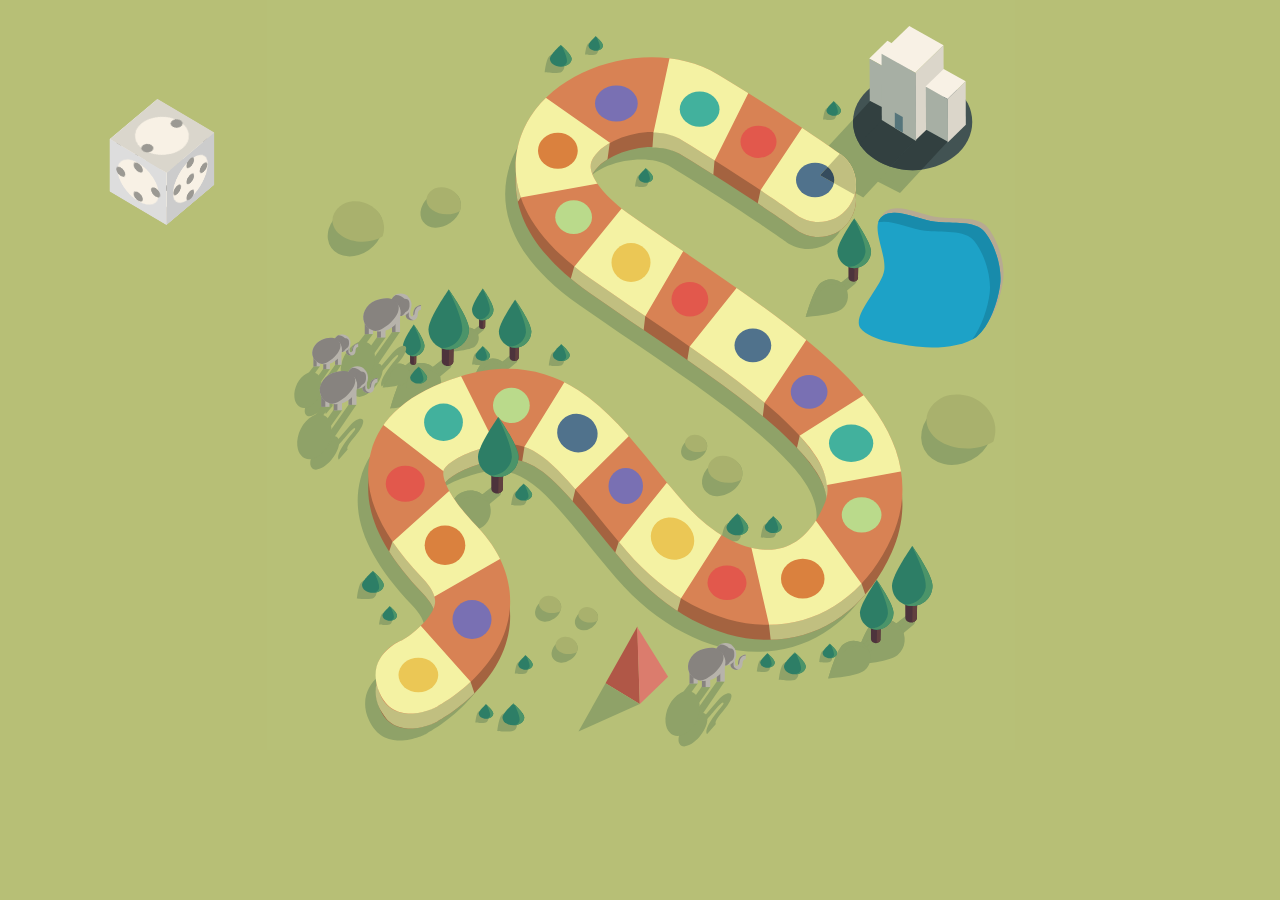
<file: 02-shape-hover-effect/js/Snap.svg-0.2.0/demos/animated-game/index.html>
<!doctype html>
<html lang="en">

	<head>
		<meta charset="utf-8">
	    <meta name="copyright" content="Copyright © 2013 Adobe Systems Incorporated. All rights reserved.

	 Licensed under the Apache License, Version 2.0 (the “License”);
	 you may not use this file except in compliance with the License.
	 You may obtain a copy of the License at

	 http://www.apache.org/licenses/LICENSE-2.0

	 Unless required by applicable law or agreed to in writing, software
	 distributed under the License is distributed on an “AS IS” BASIS,
	 WITHOUT WARRANTIES OR CONDITIONS OF ANY KIND, either express or implied.
	 See the License for the specific language governing permissions and
	 limitations under the License.">
	
		<title>illustration</title>
		<style>
			body{
				margin: 0;
				padding: 0;
				background: #b7bf76;
				overflow: hidden;
			}
			
			svg{
				display: block;
				margin: auto;
				-webkit-transform-origin: top center;
				-webkit-transform: scale(1.5);
				-moz-transform-origin: top center;
				-moz-transform: scale(1.5);
			}
			
			.hit-area{
				cursor: pointer;
			}
			
			.face .mouth{
				-webkit-transform-origin: 0px 4px;
				-webkit-transition: -webkit-transform .4s;
				-webkit-transform: scale(1, 0);
				-moz-transform-origin: 0px 4px;
				-moz-transition: -webkit-transform .4s;
				-moz-transform: scale(1, 0);
			}
			
			.face .eye.right{
				-webkit-transform-origin: 8px -4px;
				-moz-transform-origin: 8px -4px;
			}
			
			.face .eye.left{
				-webkit-transform-origin: -8px -4px;
				-moz-transform-origin: -8px -4px;
			}
			
			.face .eye{
				-webkit-transition: -webkit-transform .2s;
				-webkit-transform: scale(1, 0);
				-moz-transition: -webkit-transform .2s;
				-moz-transform: scale(1, 0);
			}
			
			@-webkit-keyframes breeze{
				0% {
					-webkit-transform: rotate(0deg);
				}
				50% {
					-webkit-transform: rotate(10deg);
				}
				100% {
					-webkit-transform: rotate(0deg);
				}
			}
			
			@-moz-keyframes breeze{
				0% {
					-moz-transform: rotate(0deg);
				}
				50% {
					-moz-transform: rotate(10deg);
				}
				100% {
					-moz-transform: rotate(0deg);
				}
			}
			
			@-webkit-keyframes blink{
				0% {
					-webkit-transform: scale(1, 0);
				}
				10% {
					-webkit-transform: scale(1, 1);
				}
				90% {
					-webkit-transform: scale(1, 1);
				}
				100% {
					-webkit-transform: scale(1, 0);
				}
			}
			
			@-moz-keyframes blink{
				0% {
					-moz-transform: scale(1, 0);
				}
				10% {
					-moz-transform: scale(1, 1);
				}
				90% {
					-moz-transform: scale(1, 1);
				}
				100% {
					-moz-transform: scale(1, 0);
				}
			}
			
			@-webkit-keyframes talk{
				0% {
					-webkit-transform: scale(1, 0);
				}
				50% {
					-webkit-transform: scale(1, 1);
				}
				100% {
					-webkit-transform: scale(1, 0);
				}
			}
			
			@-moz-keyframes talk{
				0% {
					-moz-transform: scale(1, 0);
				}
				50% {
					-moz-transform: scale(1, 1);
				}
				100% {
					-moz-transform: scale(1, 0);
				}
			}
			
			.tree{
				-webkit-transform-origin: 50% 100%;
				-webkit-animation: breeze 2s ease-out infinite;
				-moz-transform-origin: 50% bottom;
				/*-moz-animation: breeze 2s ease-out infinite;*/
			}
			
			.tree .face.animating .eye{
				-webkit-transform: scale(1, 1);
				-moz-transform: scale(1, 1);
			}
			
			.face.animating .eye{
				-webkit-animation: blink 5s infinite;
				-moz-animation: blink 5s infinite;
			}
			
			.face.animating .mouth{
				-webkit-animation: talk 1s infinite;
				-moz-animation: talk 1s infinite;
			}
			
			#cube-hitarea{
				position: absolute;
				top: 100px;
				left: 100px;
				width: 125px;
				height: 125px;	
				cursor: pointer;		
			}
			
			#cube{
				position: absolute;
				left: 25px;
				top: 25px;
				width: 74px;
				height: 74px;
				z-index: 100;
				backface-visibility: visible;
				pointer-events: none;
				-webkit-transform-style: preserve-3d;
				-webkit-transform-origin: center center;
				-webkit-backface-visibility: visible;
				-webkit-transform: rotateX(-45deg) rotateY(50deg);
				-webkit-transition: -webkit-transform 1s;
				-moz-transform-style: preserve-3d;
				-moz-transform-origin: center center;
				-moz-backface-visibility: visible;
				-moz-transform: rotateX(-45deg) rotateY(50deg);
				-moz-transition: -moz-transform 1s;
			}
			
			.side{
				position: absolute;
				top: 0;
				left: 0;
				width: 74px;
				height: 74px;
				pointer-events: none;
				backface-visibility: visible;
				-webkit-transform-origin: center center;
				-webkit-backface-visibility: visible;
				-moz-transform-origin: center center;
				-moz-backface-visibility: visible;
			}
			
			.side *{
				pointer-events: none;
			}
			
			#cube .side:nth-child(1) {
				-webkit-transform: translateY(37px) rotateX(90deg);
				-moz-transform: translateY(37px) rotateX(90deg);
			}
			
			#cube .side:nth-child(2) {
				-webkit-transform: translateY(-37px) rotateX(-90deg);
				-moz-transform: translateY(-37px) rotateX(-90deg);
				
			}
		
			#cube .side:nth-child(3) {				
				-webkit-transform: translateX(37px) rotateY(-90deg);
				-moz-transform: translateX(37px) rotateY(-90deg);
				
			}
			
			#cube .side:nth-child(4) {				
				-webkit-transform: translateX(-37px) rotateY(-90deg);
				-moz-transform: translateX(-37px) rotateY(-90deg);
			}
			
			#cube .side:nth-child(5) {	
				-webkit-transform: translateZ(37px) rotateZ(90deg);
				-moz-transform: translateZ(37px) rotateZ(90deg);
			}
			
			#cube .side:nth-child(6) {			
				-webkit-transform: translateZ(-37px) rotateZ(0deg);
				-moz-transform: translateZ(-37px) rotateZ(0deg);
			}
		
		</style>
	</head>
	<body>
		<svg version="1.1" xmlns="http://www.w3.org/2000/svg" xmlns:xlink="http://www.w3.org/1999/xlink" x="0px" y="0px" width="500px"
			 height="500px" viewBox="0 0 500 500" enable-background="new 0 0 500 500" xml:space="preserve">
		
		<g id="Layer_1">
			<rect x="1.103" y="-3.397" fill="#B7C077" width="498.897" height="503.397"/>
			<polygon fill="#8FA268" points="418.781,75.171 403.456,67.284 371.524,101.763 386.849,109.65 	"/>
			<polygon fill="#8FA268" points="455.281,94.171 439.956,86.284 408.024,120.763 423.349,128.65 	"/>
			<g>
				<path fill="#8FA268" d="M307.422,349.64c2.285-1.785,5.976-0.877,8.245,2.027s2.255,6.705-0.03,8.49
					c-2.285,1.785-11.397,0.436-11.397,0.436S305.137,351.425,307.422,349.64z"/>
				<path fill="#2D7E66" d="M322.176,351.605c0,2.9-3.246,5.25-7.25,5.25s-7.25-2.35-7.25-5.25c0-2.899,7.25-9.25,7.25-9.25
					S322.176,348.706,322.176,351.605z"/>
				<g>
					<path fill="#4B9469" d="M315.638,343c0.56,1.102,4.291,8.604,3.316,11.104c-0.551,1.413-1.879,2.357-3.551,2.734
						c3.781-0.179,6.774-2.45,6.774-5.233C322.176,349.266,317.461,344.685,315.638,343z"/>
					<path fill="#4B9469" d="M315.501,342.874c-0.351-0.322-0.574-0.518-0.574-0.518s-0.585,0.515-1.411,1.303
						C314.567,343.22,315.325,342.938,315.501,342.874z"/>
				</g>
			</g>
			<path fill="#B7AA92" d="M448.987,144.849c11.418,1.436,26.354-1.275,32.959,6.957c6.697,8.347,11.56,23.593,10.135,34.927
				c-1.426,11.333-7.266,28.424-15.822,34.852c-8.438,6.34-26.34,8.047-37.757,6.611c-11.418-1.436-32.753-3.982-39.358-12.215
				c-6.697-8.347,14.278-27.631,15.704-38.964c1.426-11.333-9.795-29.455-1.239-35.883
				C422.048,134.793,437.569,143.412,448.987,144.849z"/>
			<path fill="#1DA2C7" d="M446.987,147.849c11.418,1.436,26.354-1.275,32.959,6.957c6.697,8.347,11.56,23.593,10.135,34.927
				c-1.426,11.333-7.266,28.424-15.822,34.852c-8.438,6.34-26.34,8.047-37.757,6.611c-11.418-1.436-32.753-3.982-39.358-12.215
				c-6.697-8.347,14.278-27.631,15.704-38.964c1.426-11.333-9.795-29.455-1.239-35.883
				C420.048,137.793,435.569,146.412,446.987,147.849z"/>
			<path fill="#188BAB" d="M479.946,154.806c-6.605-8.232-21.542-5.521-32.959-6.957c-11.418-1.436-26.939-10.056-35.378-3.716
				c-1.42,1.067-2.287,2.462-2.765,4.089c8.765-2.002,21.436,4.406,31.143,5.627c11.418,1.436,26.354-1.275,32.959,6.957
				c6.697,8.347,11.56,23.593,10.135,34.927c-1.176,9.346-5.356,22.603-11.584,30.571c0.994-0.534,1.935-1.098,2.762-1.719
				c8.556-6.428,14.396-23.519,15.822-34.852C491.507,178.399,486.644,163.153,479.946,154.806z"/>
			<g>
				<path fill="#8FA268" d="M141.244,332.65l5.092,6.17l9.996-8.312c0.023-0.018,0.05-0.027,0.072-0.046
					c1.341-1.106,1.322-3.343-0.042-4.995s-3.556-2.095-4.896-0.988C151.261,324.648,141.244,332.65,141.244,332.65z"/>
				<path fill="#8FA268" d="M143.154,334.964l12.684-10.036c-1.354-1.194-3.192-1.423-4.372-0.449
					c-0.205,0.169-10.222,8.171-10.222,8.171L143.154,334.964z"/>
				<path fill="#8FA268" d="M128.41,330.061c5.75-4.746,14.259-3.932,19.005,1.819c4.746,5.75,3.932,14.259-1.819,19.005
					c-5.75,4.746-29.031,6.456-29.031,6.456S122.66,334.807,128.41,330.061z"/>
				<path fill="#8FA268" d="M116.565,357.341c0,0,0.07-0.005,0.176-0.014c1.86-4.138,9.678-20.974,15.261-24.357
					c6.072-3.679,13.88-1.998,17.949,3.676c-0.5-1.695-1.341-3.319-2.536-4.767c-4.746-5.75-13.255-6.565-19.005-1.819
					C122.66,334.807,116.565,357.341,116.565,357.341z"/>
			</g>
			<g>
				<g>
					<path fill="#8FA268" d="M137.623,221.277l2.694,3.265l5.289-4.398c0.012-0.009,0.026-0.015,0.038-0.024
						c0.709-0.585,0.699-1.769-0.022-2.643c-0.722-0.874-1.881-1.108-2.591-0.523C142.923,217.043,137.623,221.277,137.623,221.277z"
						/>
					<path fill="#8FA268" d="M138.633,222.501l6.711-5.31c-0.716-0.632-1.689-0.753-2.313-0.238c-0.108,0.089-5.408,4.324-5.408,4.324
						L138.633,222.501z"/>
					<path fill="#8FA268" d="M130.832,219.907c3.043-2.511,7.545-2.08,10.056,0.962c2.511,3.043,2.08,7.545-0.962,10.056
						c-3.043,2.511-15.361,3.416-15.361,3.416S127.79,222.418,130.832,219.907z"/>
					<path fill="#8FA268" d="M124.565,234.341c0,0,0.037-0.003,0.093-0.007c0.984-2.189,5.121-11.098,8.075-12.887
						c3.213-1.946,7.344-1.057,9.497,1.945c-0.264-0.897-0.709-1.756-1.342-2.522c-2.511-3.043-7.013-3.473-10.056-0.962
						C127.79,222.418,124.565,234.341,124.565,234.341z"/>
				</g>
				<g id="tree_2_" class="tree">
					<path fill="#4D333C" d="M146.93,210.747h-4.233l0.025,6.878c-0.001,0.015-0.006,0.03-0.006,0.045c0,0.92,0.919,1.665,2.052,1.665
						s2.052-0.746,2.052-1.665C146.821,217.53,146.93,210.747,146.93,210.747z"/>
					<path fill="#61403F" d="M145.342,210.747l-0.176,8.556c0.943-0.15,1.656-0.823,1.656-1.633c0-0.141,0.108-6.923,0.108-6.923
						H145.342z"/>
					<path fill="#2D7E66" d="M152.309,206.382c0,3.945-3.198,7.143-7.143,7.143c-3.945,0-7.143-3.198-7.143-7.143
						s7.143-14.021,7.143-14.021S152.309,202.437,152.309,206.382z"/>
					<path fill="#4B9469" d="M145.166,192.361c0,0-0.022,0.031-0.054,0.076c1.062,2.153,5.3,11.013,4.799,14.431
						c-0.544,3.717-3.86,6.337-7.545,6.086c0.86,0.367,1.806,0.571,2.8,0.571c3.945,0,7.143-3.198,7.143-7.143
						C152.309,202.437,145.166,192.361,145.166,192.361z"/>
				</g>
			</g>
			<g>
				<g>
					<path fill="#8FA268" d="M155.331,243.566l4.078,4.942l8.006-6.657c0.018-0.014,0.04-0.022,0.058-0.037
						c1.074-0.886,1.059-2.677-0.034-4.001c-1.092-1.323-2.848-1.678-3.922-0.792C163.354,237.157,155.331,243.566,155.331,243.566z"
						/>
					<path fill="#8FA268" d="M156.86,245.419l10.159-8.038c-1.084-0.957-2.556-1.139-3.501-0.36c-0.164,0.135-8.187,6.545-8.187,6.545
						L156.86,245.419z"/>
					<path fill="#8FA268" d="M145.052,241.492c4.606-3.801,11.42-3.149,15.221,1.457c3.801,4.606,3.149,11.42-1.457,15.221
						c-4.606,3.801-23.252,5.171-23.252,5.171S140.446,245.293,145.052,241.492z"/>
					<path fill="#8FA268" d="M135.565,263.341c0,0,0.056-0.004,0.141-0.011c1.489-3.314,7.751-16.799,12.223-19.508
						c4.863-2.946,11.117-1.6,14.376,2.944c-0.4-1.357-1.074-2.658-2.031-3.818c-3.801-4.606-10.616-5.258-15.221-1.457
						C140.446,245.293,135.565,263.341,135.565,263.341z"/>
				</g>
				<g id="tree_3_" class="tree">
					<path fill="#4D333C" d="M169.418,227.627h-6.407l0.039,10.412c-0.001,0.023-0.008,0.045-0.008,0.068
						c0,1.392,1.391,2.521,3.107,2.521s3.107-1.129,3.107-2.521C169.255,237.895,169.418,227.627,169.418,227.627z"/>
					<path fill="#61403F" d="M167.015,227.627l-0.267,12.951c1.428-0.227,2.506-1.246,2.506-2.471c0-0.213,0.164-10.48,0.164-10.48
						H167.015z"/>
					<path fill="#2D7E66" d="M177.561,221.02c0,5.971-4.841,10.812-10.812,10.812c-5.971,0-10.812-4.841-10.812-10.812
						s10.812-21.224,10.812-21.224S177.561,215.049,177.561,221.02z"/>
					<path fill="#4B9469" d="M166.749,199.796c0,0-0.033,0.046-0.081,0.116c1.608,3.258,8.022,16.671,7.265,21.844
						c-0.823,5.626-5.842,9.592-11.421,9.213c1.302,0.555,2.733,0.864,4.238,0.864c5.971,0,10.812-4.841,10.812-10.812
						C177.561,215.048,166.749,199.796,166.749,199.796z"/>
				</g>
			</g>
			<g>
				<g>
					<path fill="#8FA268" d="M108.244,247.65l5.092,6.17l9.996-8.312c0.023-0.018,0.05-0.027,0.072-0.046
						c1.341-1.106,1.322-3.343-0.042-4.995s-3.556-2.095-4.896-0.988C118.261,239.648,108.244,247.65,108.244,247.65z"/>
					<path fill="#8FA268" d="M110.154,249.964l12.684-10.036c-1.354-1.194-3.192-1.423-4.372-0.449
						c-0.205,0.169-10.222,8.171-10.222,8.171L110.154,249.964z"/>
					<path fill="#8FA268" d="M95.41,245.061c5.75-4.746,14.259-3.932,19.005,1.819c4.746,5.75,3.932,14.259-1.819,19.005
						c-5.75,4.746-29.031,6.456-29.031,6.456S89.66,249.807,95.41,245.061z"/>
					<path fill="#8FA268" d="M83.565,272.341c0,0,0.07-0.005,0.176-0.014c1.86-4.138,9.678-20.974,15.262-24.357
						c6.072-3.679,13.88-1.998,17.949,3.676c-0.5-1.695-1.341-3.319-2.536-4.767c-4.746-5.75-13.255-6.565-19.005-1.819
						C89.66,249.807,83.565,272.341,83.565,272.341z"/>
				</g>
				<g id="tree" class="tree">
					<path fill="#4D333C" d="M125.833,227.75h-8l0.048,13c-0.001,0.029-0.011,0.056-0.011,0.085c0,1.738,1.737,3.147,3.879,3.147
						s3.879-1.409,3.879-3.147C125.629,240.569,125.833,227.75,125.833,227.75z"/>
					<path fill="#61403F" d="M122.833,227.75l-0.333,16.171c1.783-0.284,3.129-1.556,3.129-3.086c0-0.266,0.204-13.085,0.204-13.085
						H122.833z"/>
					<path fill="#2D7E66" d="M136,219.5c0,7.456-6.044,13.5-13.5,13.5s-13.5-6.044-13.5-13.5s13.5-26.5,13.5-26.5
						S136,212.044,136,219.5z"/>
					<path fill="#4B9469" d="M122.5,193c0,0-0.041,0.058-0.101,0.144c2.008,4.068,10.016,20.815,9.071,27.274
						c-1.028,7.025-7.295,11.977-14.26,11.503c1.625,0.693,3.413,1.078,5.291,1.078c7.456,0,13.5-6.044,13.5-13.5
						C136,212.044,122.5,193,122.5,193z"/>
				</g>
			</g>
			<g>
				<path fill="#8FA268" d="M107.995,488.935c0,0-27.495,15.065-38.495-8.435s14.505-35.435,14.505-35.435l-0.12,0.066
					c8.25-4.635,21.086-15.728,22.441-24.818c0.706-4.742-2.117-10.473-8.392-17.033c-29.661-31.009-40.896-58.425-34.35-83.813
					c5.938-23.025,25.774-39.959,58.958-50.329c29.623-9.256,55.577-6.308,79.346,9.018c19.332,12.465,34.375,31.005,51.794,52.473
					c5.819,7.172,11.837,14.588,18.272,22.071c19.028,22.127,42.605,34.183,61.514,31.455c13.414-1.932,24.096-11.502,31.747-28.444
					c9.5-21.035-10.042-41.312-19.434-51.055c-23.146-24.015-60.765-49.642-100.592-76.773c-11.578-7.887-23.55-16.042-35.499-24.381
					c-70.021-48.869-47.963-94.971-39.535-107.937c24.343-37.448,86.145-51.298,124.771-27.962
					c48.298,29.18,80.323,52.135,81.663,53.098c11.212,8.058,13.768,23.68,5.71,34.891c-8.059,11.21-23.676,13.767-34.889,5.712l0,0
					c-0.312-0.225-31.873-22.831-78.34-50.905c-14.191-8.572-46.646-3.502-56.994,12.417c-2.279,3.506-2.561,6.683-0.974,10.966
					c1.817,4.903,7.769,15.154,27.204,28.718c11.716,8.177,23.57,16.252,35.033,24.061c42.021,28.626,81.712,55.665,108.441,83.397
					c15.897,16.493,26.271,32.227,31.712,48.098c6.755,19.703,5.844,39.296-2.71,58.235c-14.717,32.586-39.643,52.955-70.188,57.354
					c-4.11,0.592-8.272,0.884-12.457,0.884c-32.675,0.002-67.042-17.771-94.094-49.228c-6.902-8.025-13.149-15.725-19.19-23.17
					c-33.405-41.169-46.527-54.919-77.399-45.269c-18.515,5.786-24.713,12.207-25.456,15.09c-1.033,4.008,2.451,16.261,22.065,36.768
					c21.94,22.938,23.89,44.913,21.661,59.309C150.006,464.983,112.278,486.592,107.995,488.935z"/>
			</g>
			<polygon fill="#8FA268" points="444.031,82.921 421.206,70.034 376.024,118.763 398.849,131.65 	"/>
			<ellipse fill="#425353" cx="431.75" cy="81.25" rx="39.75" ry="32.25"/>
			<g>
				<path fill="#A46340" d="M114.994,480.935c0,0-29.994,15.565-38.994-9.935s15.006-33.935,15.006-33.935l-0.122,0.065
					c8.25-4.634,21.087-15.728,22.441-24.818c0.706-4.74-2.116-10.472-8.391-17.031c-29.663-31.01-40.897-58.425-34.35-83.815
					c5.938-23.025,25.775-39.956,58.959-50.328c29.623-9.255,55.578-6.306,79.344,9.019c19.334,12.463,34.375,31.003,51.794,52.472
					c5.821,7.172,11.837,14.588,18.271,22.072c19.032,22.125,42.604,34.183,61.516,31.456c13.416-1.935,24.097-11.503,31.747-28.447
					c3.084-6.828,9.5-21.034-19.435-51.053c-23.146-24.016-60.763-49.644-100.591-76.775c-11.578-7.884-23.55-16.041-35.5-24.381
					c-70.019-48.869-47.962-94.972-39.534-107.938c24.345-37.447,86.149-51.296,124.771-27.959
					c48.297,29.178,80.322,52.134,81.663,53.097c11.212,8.059,13.769,23.678,5.709,34.891c-8.059,11.21-23.673,13.767-34.887,5.712
					l-0.001,0c-0.312-0.225-31.871-22.832-78.34-50.906c-16.629-10.045-48.164-1.173-56.994,12.418
					c-2.278,3.506-2.562,6.682-0.975,10.966c1.819,4.903,7.769,15.153,27.207,28.719c11.716,8.175,23.568,16.25,35.031,24.06
					c42.021,28.625,81.712,55.666,108.44,83.396c15.896,16.494,26.271,32.229,31.713,48.101c6.756,19.699,5.844,39.293-2.71,58.234
					c-14.716,32.584-39.644,52.953-70.188,57.353c-36.207,5.218-76.034-12.859-106.55-48.344c-6.903-8.024-13.15-15.725-19.19-23.169
					c-33.406-41.168-46.527-54.915-77.4-45.269c-18.516,5.784-24.712,12.206-25.456,15.091c-1.031,4.006,2.453,16.26,22.065,36.766
					c21.941,22.938,23.891,44.912,21.663,59.31C157.006,456.984,119.278,478.591,114.994,480.935z"/>
			</g>
			<g>
				<polygon fill="#F8F1E5" points="417.514,47.235 402.848,38.955 414.939,27.215 429.606,35.495 		"/>
				<polygon fill="#DBD6CA" points="417.514,47.235 417.626,76.223 429.718,64.483 429.606,35.495 		"/>
				<polygon fill="#A7AFA4" points="417.835,75.829 403.169,67.548 403.052,39.102 417.719,47.382 		"/>
			</g>
			<defs>
				<filter id="Adobe_OpacityMaskFilter" filterUnits="userSpaceOnUse" x="68.781" y="48.158" width="356.179" height="437.532">
					<feColorMatrix  type="matrix" values="1 0 0 0 0  0 1 0 0 0  0 0 1 0 0  0 0 0 1 0"/>
				</filter>
			</defs>
			<mask maskUnits="userSpaceOnUse" x="68.781" y="48.158" width="356.179" height="437.532" id="SVGID_1_">
				<g filter="url(#Adobe_OpacityMaskFilter)">
					<g>
						<g>
							<polygon fill="#FFFFFF" points="369.002,174.823 349.888,155.712 327.395,140.715 330.333,127 360.675,90.792 388.113,109.084 
								411.425,132.396 					"/>
						</g>
						<g>
							<path fill="#FFFFFF" d="M338,434.397l-2-17.731l-12-43.269l24.601-5.638L365,353.397L397.667,389l6.268,18.175l-25.173,12.585
								L338,434.397z M109,409.397l-8.039-11.622l-0.527-0.589l-20.069-22.296L85,361l39.965-26.248l19.513,21.686l20.695,20.695
								L109,409.397z M272.573,415.756l-20.044-20.047l-22.137-17.711L236,360.647l31.873-29.499l24.738,19.792L306,363.397
								l-28.5,34.75L272.573,415.756z M371,333.397l-17-32l2.5-11.064l49.908-22.089l26.842,53.685L371,333.397z M204,338.397
								l-17.119-16.618l-0.7-0.639L171,310.397l2-12.731l31.342-41.103l21.523,19.565l22.677,18.143L207,326L204,338.397z
								 M124,327.397l-8.667-11.064l-43.102-28.743l26.289-19.116l29.05-14.526L154,296.667l0.404,10.951l-24.617,12.307L124,327.397z
								 M331.55,280.052l-26.058-17.373l-1.019-0.812l-23.424-18.742l1.95-11.958l35.531-34.896l22.426,17.942l23.878,15.916
								L333,268.333L331.55,280.052z M252.135,222.594l-27.238-15.888L202,192.397l4.167-14.731L241,144.397l16.76,12.017
								l24.605,14.354L253.5,210.833L252.135,222.594z M224,131.397l-53.333,0.103L163,142.397l7.215-53.596l0.489-0.834L177,67.397
								l52.833,27.769l-1.833,13.5l-5.011,8.749L224,131.397z M298.7,118.625L258,102.397l1-14.064l12.851-50.216l53.665,26.831
								L299.667,107L298.7,118.625z"/>
						</g>
						<g>
							<polygon fill="#FFFFFF" points="94.679,500 61.398,450.077 89.706,431.204 101,423.397 137,454.333 142,469.397 
								116.301,485.584 					"/>
						</g>
					</g>
				</g>
			</mask>
			<g mask="url(#SVGID_1_)">
				<path fill="#C1BF80" d="M114.995,480.935c0,0-27.495,15.065-38.495-8.435s14.505-35.435,14.505-35.435l-0.12,0.066
					c8.25-4.635,21.086-15.728,22.441-24.818c0.706-4.742-2.117-10.473-8.392-17.033c-29.661-31.009-40.896-58.425-34.35-83.813
					c5.938-23.025,25.774-39.959,58.958-50.329c29.623-9.256,55.577-6.308,79.346,9.018c19.332,12.465,34.375,31.005,51.794,52.473
					c5.819,7.172,11.837,14.588,18.272,22.071c19.028,22.127,42.605,34.183,61.514,31.455c13.414-1.932,24.096-11.502,31.747-28.444
					c9.5-21.035-10.042-41.312-19.434-51.055c-23.146-24.015-60.765-49.642-100.592-76.773c-11.578-7.887-23.55-16.042-35.499-24.381
					c-70.021-48.869-47.963-94.971-39.535-107.937c24.343-37.448,86.145-51.298,124.771-27.962
					c48.298,29.18,80.323,52.135,81.663,53.098c11.212,8.058,13.768,23.68,5.71,34.891c-8.059,11.21-23.676,13.767-34.889,5.712l0,0
					c-0.312-0.225-31.873-22.831-78.34-50.905c-14.191-8.572-46.646-3.502-56.994,12.417c-2.279,3.506-2.561,6.683-0.974,10.966
					c1.817,4.903,7.769,15.154,27.204,28.718c11.716,8.177,23.57,16.252,35.033,24.061c42.021,28.626,81.712,55.665,108.441,83.397
					c15.897,16.493,26.271,32.227,31.712,48.098c6.755,19.703,5.844,39.296-2.71,58.235c-14.717,32.586-39.643,52.955-70.188,57.354
					c-4.11,0.592-8.272,0.884-12.457,0.884c-32.675,0.002-67.042-17.771-94.094-49.228c-6.902-8.025-13.149-15.725-19.19-23.17
					c-33.405-41.169-46.527-54.919-77.399-45.269c-18.515,5.786-24.713,12.207-25.456,15.09c-1.033,4.008,2.451,16.261,22.065,36.768
					c21.94,22.938,23.89,44.913,21.661,59.309C157.006,456.983,119.278,478.592,114.995,480.935z"/>
			</g>
			<g>
				<g>
					<path fill="#D88254" d="M114.994,470.935c0,0-29.994,15.565-38.994-9.935s15.006-33.935,15.006-33.935l-0.122,0.065
						c8.25-4.634,21.087-15.728,22.441-24.818c0.706-4.74-2.116-10.472-8.391-17.031c-29.663-31.01-40.897-58.425-34.35-83.815
						c5.938-23.025,25.775-39.956,58.959-50.328c29.623-9.255,55.578-6.306,79.344,9.019c19.334,12.463,34.375,31.003,51.794,52.472
						c5.821,7.172,11.837,14.588,18.271,22.072c19.032,22.125,42.604,34.183,61.516,31.456c13.416-1.935,24.097-11.503,31.747-28.447
						c3.084-6.828,9.5-21.034-19.435-51.053c-23.146-24.016-60.763-49.644-100.591-76.775c-11.578-7.884-23.55-16.041-35.5-24.381
						c-70.019-48.869-47.962-94.972-39.534-107.938c24.345-37.447,86.149-51.296,124.771-27.959
						c48.297,29.178,80.322,52.134,81.663,53.097c11.212,8.059,13.769,23.678,5.709,34.891c-8.059,11.21-23.673,13.767-34.887,5.712
						l-0.001,0c-0.312-0.225-31.871-22.832-78.34-50.906c-16.629-10.045-48.164-1.173-56.994,12.418
						c-2.278,3.506-2.562,6.682-0.975,10.966c1.819,4.903,7.769,15.153,27.207,28.719c11.716,8.175,23.568,16.25,35.031,24.06
						c42.021,28.625,81.712,55.666,108.44,83.396c15.896,16.494,26.271,32.229,31.713,48.101c6.756,19.699,5.844,39.293-2.71,58.234
						c-14.716,32.584-39.644,52.953-70.188,57.353c-36.207,5.218-76.034-12.859-106.55-48.344c-6.903-8.024-13.15-15.725-19.19-23.169
						c-33.406-41.168-46.527-54.915-77.4-45.269c-18.516,5.784-24.712,12.206-25.456,15.091c-1.031,4.006,2.453,16.26,22.065,36.766
						c21.941,22.938,23.891,44.912,21.663,59.31C157.006,446.984,119.278,468.591,114.994,470.935z"/>
				</g>
				<defs>
					<filter id="Adobe_OpacityMaskFilter_1_" filterUnits="userSpaceOnUse" x="68.781" y="38.158" width="356.179" height="437.525">
						<feColorMatrix  type="matrix" values="1 0 0 0 0  0 1 0 0 0  0 0 1 0 0  0 0 0 1 0"/>
					</filter>
				</defs>
				<mask maskUnits="userSpaceOnUse" x="68.781" y="38.158" width="356.179" height="437.525" id="SVGID_2_">
					<g filter="url(#Adobe_OpacityMaskFilter_1_)">
						<g>
							<g>
								<polygon fill="#FFFFFF" points="369.002,165.425 349.888,146.314 327.395,131.318 360.675,81.395 388.113,99.687 
									411.425,122.999 						"/>
							</g>
							<g>
								<path fill="#FFFFFF" d="M338,425l-14-61l24.601-5.638L365,344l38.935,53.777l-25.173,12.585L338,425z M109,400l-8.039-11.622
									l-0.527-0.589l-20.069-22.296l44.6-40.139l19.513,21.686l20.695,20.695L109,400z M272.573,406.358l-20.044-20.047
									l-22.137-17.711l37.48-46.85l24.738,19.792L306,354L272.573,406.358z M371,324l-17-32l52.408-33.153l26.842,53.685L371,324z
									 M204,329l-17.119-16.618l-0.7-0.639L171,301l33.342-53.834l21.523,19.565l22.677,18.143L204,329z M124,318l-51.769-39.807
									l26.289-19.116l29.05-14.526l26.834,53.669l-24.617,12.307L124,318z M331.55,270.654l-26.058-17.373l-1.019-0.812
									l-23.424-18.742l37.481-46.854l22.426,17.942l23.878,15.916L331.55,270.654z M252.135,213.197l-27.238-15.888L202,183l39-48
									l16.76,12.017l24.605,14.354L252.135,213.197z M224,122l-61,11l7.215-53.596l0.489-0.834L177,58l57,40l-11.011,10.019L224,122
									z M298.7,109.228L258,93l13.851-64.28l53.665,26.831L298.7,109.228z"/>
							</g>
							<g>
								<polygon fill="#FFFFFF" points="94.679,490.603 61.398,440.68 89.706,421.807 101,414 142,460 116.301,476.187 						"/>
							</g>
						</g>
					</g>
				</mask>
				<g mask="url(#SVGID_2_)">
					<path fill="#F4F2A3" d="M114.995,470.935c0,0-27.995,15.399-38.662-9.268C65.667,437,91.005,427.065,91.005,427.065l-0.12,0.066
						c8.25-4.635,21.086-15.728,22.441-24.818c0.706-4.742-2.117-10.473-8.392-17.033c-29.661-31.009-40.896-58.425-34.35-83.813
						c5.938-23.025,25.774-39.959,58.958-50.329c29.623-9.256,55.577-6.308,79.346,9.018c19.332,12.465,34.375,31.005,51.794,52.473
						c5.819,7.172,11.837,14.588,18.272,22.071c19.028,22.127,42.605,34.183,61.514,31.455c13.414-1.932,24.096-11.502,31.747-28.444
						c9.5-21.035-10.042-41.312-19.434-51.055c-23.146-24.015-60.765-49.642-100.592-76.773c-11.578-7.887-23.55-16.042-35.499-24.381
						c-70.021-48.869-47.963-94.971-39.535-107.937c24.343-37.448,86.145-51.298,124.771-27.962
						c48.298,29.18,80.323,52.135,81.663,53.098c11.212,8.058,13.768,23.68,5.71,34.891c-8.059,11.21-23.676,13.767-34.889,5.712l0,0
						c-0.312-0.225-31.873-22.831-78.34-50.905c-14.191-8.572-46.646-3.502-56.994,12.417c-2.279,3.506-2.561,6.683-0.974,10.966
						c1.817,4.903,7.769,15.154,27.204,28.718c11.716,8.177,23.57,16.252,35.033,24.061c42.021,28.626,81.712,55.665,108.441,83.397
						c15.897,16.493,26.271,32.227,31.712,48.098c6.755,19.703,5.844,39.296-2.71,58.235c-14.717,32.586-39.643,52.955-70.188,57.354
						c-4.11,0.592-8.272,0.884-12.457,0.884c-32.675,0.002-67.042-17.771-94.094-49.228c-6.902-8.025-13.149-15.725-19.19-23.17
						c-33.405-41.169-46.527-54.919-77.399-45.269c-18.515,5.786-24.713,12.207-25.456,15.09c-1.033,4.008,2.451,16.261,22.065,36.768
						c21.94,22.938,23.89,44.913,21.661,59.309C157.006,446.983,119.278,468.592,114.995,470.935z"/>
				</g>
			</g>
			<g id="dots">
				<ellipse fill="#50728C" cx="366.75" cy="120" rx="12.75" ry="11.5"/>
				<ellipse fill="#BADA8B" cx="164.25" cy="270.25" rx="12.25" ry="11.75"/>
				<ellipse fill="#7970B3" cx="362.75" cy="261.25" rx="12.25" ry="11.25"/>
				<ellipse fill="#42B19D" cx="390.75" cy="295.5" rx="14.75" ry="12.5"/>
				<ellipse fill="#DA813E" cx="120" cy="363.5" rx="13.545" ry="13.122"/>
				<ellipse fill="#42B19D" cx="119" cy="281.5" rx="12.928" ry="12.524"/>
				<ellipse transform="matrix(0.9297 0.3683 -0.3683 0.9297 120.9971 -56.4044)" fill="#50728C" cx="208.25" cy="288.75" rx="13.608" ry="12.715"/>
				<ellipse transform="matrix(0.7964 0.6048 -0.6048 0.7964 272.4656 -91.1952)" fill="#EBC755" cx="271.674" cy="359.063" rx="15.027" ry="13.5"/>
				<ellipse fill="#DA813E" cx="358.5" cy="385.75" rx="14.5" ry="13.25"/>
				<circle fill="#7970B3" cx="138" cy="413" r="13"/>
				<ellipse fill="#E2584C" cx="93.5" cy="322.5" rx="13" ry="12"/>
				<ellipse fill="#7970B3" cx="240.5" cy="324" rx="11.5" ry="12"/>
				<ellipse fill="#E2584C" cx="308" cy="388.5" rx="13" ry="11.5"/>
				<ellipse fill="#BADA8B" cx="397.75" cy="343.25" rx="13.25" ry="11.75"/>
				<ellipse fill="#E2584C" cx="283.25" cy="199.5" rx="12.25" ry="11.5"/>
				<ellipse fill="#50728C" cx="325.25" cy="230.25" rx="12.25" ry="11.25"/>
				<circle fill="#EBC755" cx="244" cy="175" r="13"/>
				<ellipse fill="#BADA8B" cx="205.75" cy="144.75" rx="12.25" ry="11.25"/>
				<ellipse fill="#DA813E" cx="195.25" cy="100.5" rx="13.25" ry="12"/>
				<ellipse fill="#7970B3" cx="234.25" cy="69" rx="14.25" ry="12"/>
				<ellipse fill="#42B19D" cx="289.75" cy="72.75" rx="13.25" ry="11.75"/>
				<ellipse fill="#E2584C" cx="329" cy="94.5" rx="12" ry="10.75"/>
				<ellipse fill="#EBC755" cx="102.25" cy="450" rx="13.25" ry="11.5"/>
			</g>
			<g id="tree_6_" class="tree">
				<g>
					<path fill="#4D333C" d="M158.833,312.75h-8l0.048,13c-0.001,0.029-0.011,0.056-0.011,0.085c0,1.738,1.737,3.147,3.879,3.147
						s3.879-1.409,3.879-3.147C158.629,325.569,158.833,312.75,158.833,312.75z"/>
					<path fill="#61403F" d="M155.833,312.75l-0.333,16.171c1.783-0.284,3.129-1.556,3.129-3.086c0-0.266,0.204-13.085,0.204-13.085
						H155.833z"/>
					<path fill="#2D7E66" d="M169,304.5c0,7.456-6.044,13.5-13.5,13.5s-13.5-6.044-13.5-13.5s13.5-26.5,13.5-26.5
						S169,297.044,169,304.5z"/>
					<path fill="#4B9469" d="M155.5,278c0,0-0.041,0.058-0.101,0.144c2.008,4.068,10.016,20.815,9.071,27.274
						c-1.028,7.025-7.295,11.977-14.26,11.503c1.625,0.693,3.413,1.078,5.291,1.078c7.456,0,13.5-6.044,13.5-13.5
						C169,297.044,155.5,278,155.5,278z"/>
				</g>
			</g>
			<g>
				<defs>
					<ellipse id="SVGID_3_" cx="431.75" cy="81.25" rx="39.75" ry="32.25"/>
				</defs>
				<clipPath id="SVGID_4_">
					<use xlink:href="#SVGID_3_"  overflow="visible"/>
				</clipPath>
				<polygon clip-path="url(#SVGID_4_)" fill="#324040" points="418.781,75.171 403.456,67.284 371.524,101.763 386.849,109.65 		"/>
				<polygon clip-path="url(#SVGID_4_)" fill="#324040" points="434.031,92.921 411.206,80.034 389.024,103.763 411.849,116.65 		"/>
				<polygon clip-path="url(#SVGID_4_)" fill="#324040" points="455.281,94.171 439.956,86.284 408.024,120.763 423.349,128.65 		"/>
			</g>
			<g>
				<g>
					<path fill="#8FA268" d="M417.244,418.65l5.092,6.17l9.996-8.312c0.023-0.018,0.05-0.027,0.072-0.046
						c1.341-1.106,1.322-3.343-0.042-4.995c-1.364-1.652-3.556-2.095-4.896-0.988C427.261,410.648,417.244,418.65,417.244,418.65z"/>
					<path fill="#8FA268" d="M419.154,420.964l12.684-10.036c-1.354-1.194-3.192-1.423-4.372-0.449
						c-0.205,0.169-10.222,8.171-10.222,8.171L419.154,420.964z"/>
					<path fill="#8FA268" d="M404.41,416.061c5.75-4.746,14.259-3.932,19.005,1.819c4.746,5.75,3.932,14.259-1.819,19.005
						c-5.75,4.746-29.031,6.456-29.031,6.456S398.66,420.807,404.41,416.061z"/>
					<path fill="#8FA268" d="M392.565,443.341c0,0,0.07-0.005,0.176-0.014c1.86-4.138,9.678-20.974,15.262-24.357
						c6.072-3.679,13.88-1.998,17.949,3.676c-0.5-1.695-1.341-3.319-2.536-4.767c-4.746-5.75-13.255-6.565-19.005-1.819
						C398.66,420.807,392.565,443.341,392.565,443.341z"/>
				</g>
				<g id="tree_4_" class="tree">
					<path fill="#4D333C" d="M434.833,398.75h-8l0.048,13c-0.001,0.029-0.011,0.056-0.011,0.085c0,1.738,1.737,3.147,3.879,3.147
						s3.879-1.409,3.879-3.147C434.629,411.569,434.833,398.75,434.833,398.75z"/>
					<path fill="#61403F" d="M431.833,398.75l-0.333,16.171c1.783-0.284,3.129-1.556,3.129-3.086c0-0.266,0.204-13.085,0.204-13.085
						H431.833z"/>
					<path fill="#2D7E66" d="M445,390.5c0,7.456-6.044,13.5-13.5,13.5s-13.5-6.044-13.5-13.5s13.5-26.5,13.5-26.5
						S445,383.044,445,390.5z"/>
					<path fill="#4B9469" d="M431.5,364c0,0-0.041,0.058-0.101,0.144c2.008,4.068,10.016,20.815,9.071,27.274
						c-1.028,7.025-7.295,11.977-14.26,11.503c1.625,0.693,3.413,1.078,5.291,1.078c7.456,0,13.5-6.044,13.5-13.5
						C445,383.044,431.5,364,431.5,364z"/>
				</g>
			</g>
			<g>
				<g>
					<path fill="#8FA268" d="M91.623,245.277l2.694,3.265l5.289-4.398c0.012-0.009,0.026-0.015,0.038-0.024
						c0.709-0.585,0.699-1.769-0.022-2.643c-0.722-0.874-1.881-1.108-2.591-0.523C96.923,241.043,91.623,245.277,91.623,245.277z"/>
					<path fill="#8FA268" d="M92.633,246.501l6.711-5.31c-0.716-0.632-1.689-0.753-2.313-0.238c-0.108,0.089-5.408,4.324-5.408,4.324
						L92.633,246.501z"/>
					<path fill="#8FA268" d="M84.832,243.907c3.043-2.511,7.545-2.08,10.056,0.962c2.511,3.043,2.08,7.545-0.962,10.056
						c-3.043,2.511-15.361,3.416-15.361,3.416S81.79,246.418,84.832,243.907z"/>
					<path fill="#8FA268" d="M78.565,258.341c0,0,0.037-0.003,0.093-0.007c0.984-2.19,5.121-11.098,8.075-12.887
						c3.213-1.946,7.344-1.057,9.497,1.945c-0.264-0.897-0.709-1.756-1.342-2.522c-2.511-3.043-7.013-3.473-10.056-0.962
						C81.79,246.418,78.565,258.341,78.565,258.341z"/>
				</g>
				<g id="tree_1_" class="tree">
					<path fill="#4D333C" d="M100.93,234.747h-4.233l0.025,6.878c-0.001,0.015-0.006,0.03-0.006,0.045c0,0.92,0.919,1.665,2.052,1.665
						c1.134,0,2.052-0.746,2.052-1.665C100.821,241.53,100.93,234.747,100.93,234.747z"/>
					<path fill="#61403F" d="M99.342,234.747l-0.176,8.556c0.943-0.15,1.656-0.823,1.656-1.633c0-0.141,0.108-6.923,0.108-6.923
						H99.342z"/>
					<path fill="#2D7E66" d="M106.309,230.382c0,3.945-3.198,7.143-7.143,7.143c-3.945,0-7.143-3.198-7.143-7.143
						s7.143-14.021,7.143-14.021S106.309,226.437,106.309,230.382z"/>
					<path fill="#4B9469" d="M99.166,216.361c0,0-0.022,0.031-0.054,0.076c1.062,2.153,5.3,11.013,4.799,14.431
						c-0.544,3.717-3.86,6.337-7.545,6.086c0.86,0.367,1.806,0.571,2.8,0.571c3.945,0,7.143-3.198,7.143-7.143
						C106.309,226.437,99.166,216.361,99.166,216.361z"/>
				</g>
			</g>
			<g>
				<g>
					<path fill="#8FA268" d="M396.008,431.888l4.218,5.111l8.28-6.885c0.019-0.015,0.041-0.023,0.06-0.038
						c1.11-0.916,1.095-2.769-0.035-4.138s-2.946-1.735-4.056-0.819C404.306,425.26,396.008,431.888,396.008,431.888z"/>
					<path fill="#8FA268" d="M397.59,433.805l10.507-8.313c-1.121-0.989-2.644-1.179-3.621-0.372c-0.17,0.14-8.467,6.769-8.467,6.769
						L397.59,433.805z"/>
					<path fill="#8FA268" d="M385.377,429.743c4.763-3.931,11.812-3.257,15.743,1.507s3.257,11.812-1.507,15.743
						c-4.763,3.931-24.048,5.348-24.048,5.348S380.614,433.674,385.377,429.743z"/>
					<path fill="#8FA268" d="M375.565,452.341c0,0,0.058-0.004,0.146-0.011c1.54-3.428,8.017-17.374,12.642-20.176
						c5.03-3.047,11.498-1.655,14.868,3.045c-0.414-1.404-1.111-2.749-2.101-3.949c-3.931-4.763-10.98-5.438-15.743-1.507
						C380.614,433.674,375.565,452.341,375.565,452.341z"/>
				</g>
				<g id="tree_5_" class="tree">
					<path fill="#4D333C" d="M410.578,415.404h-6.627l0.04,10.769c-0.001,0.024-0.009,0.046-0.009,0.07
						c0,1.44,1.439,2.607,3.213,2.607s3.213-1.167,3.213-2.607C410.409,426.023,410.578,415.404,410.578,415.404z"/>
					<path fill="#61403F" d="M408.093,415.404l-0.276,13.395c1.477-0.235,2.592-1.289,2.592-2.556c0-0.22,0.169-10.839,0.169-10.839
						H408.093z"/>
					<path fill="#2D7E66" d="M419,408.57c0,6.176-5.007,11.183-11.183,11.183s-11.183-5.007-11.183-11.183
						s11.183-21.952,11.183-21.952S419,402.394,419,408.57z"/>
					<path fill="#4B9469" d="M407.817,386.618c0,0-0.034,0.048-0.084,0.119c1.663,3.37,8.297,17.242,7.514,22.593
						c-0.852,5.819-6.043,9.921-11.813,9.529c1.346,0.574,2.827,0.893,4.383,0.893c6.176,0,11.183-5.007,11.183-11.183
						C419,402.393,407.817,386.618,407.817,386.618z"/>
				</g>
			</g>
			<g>
				<path fill="#8FA268" d="M345.746,442.285c2.285-1.785,5.976-0.877,8.245,2.027s2.255,6.705-0.03,8.49
					c-2.285,1.785-11.397,0.436-11.397,0.436S343.461,444.069,345.746,442.285z"/>
				<path fill="#2D7E66" d="M360.5,444.25c0,2.9-3.246,5.25-7.25,5.25s-7.25-2.35-7.25-5.25s7.25-9.25,7.25-9.25
					S360.5,441.35,360.5,444.25z"/>
				<g>
					<path fill="#4B9469" d="M353.961,435.645c0.56,1.102,4.291,8.604,3.316,11.104c-0.551,1.413-1.879,2.357-3.551,2.734
						c3.781-0.179,6.774-2.45,6.774-5.233C360.5,441.911,355.785,437.329,353.961,435.645z"/>
					<path fill="#4B9469" d="M353.824,435.518c-0.351-0.322-0.574-0.518-0.574-0.518s-0.585,0.515-1.411,1.303
						C352.891,435.865,353.649,435.583,353.824,435.518z"/>
				</g>
			</g>
			<g>
				<defs>
					<path id="SVGID_5_" d="M114.995,470.935c0,0-27.995,15.399-38.662-9.268C65.667,437,91.005,427.065,91.005,427.065l-0.12,0.066
						c8.25-4.635,21.086-15.728,22.441-24.818c0.706-4.742-2.117-10.473-8.392-17.033c-29.661-31.009-40.896-58.425-34.35-83.813
						c5.938-23.025,25.774-39.959,58.958-50.329c29.623-9.256,55.577-6.308,79.346,9.018c19.332,12.465,34.375,31.005,51.794,52.473
						c5.819,7.172,11.837,14.588,18.272,22.071c19.028,22.127,42.605,34.183,61.514,31.455c13.414-1.932,24.096-11.502,31.747-28.444
						c9.5-21.035-10.042-41.312-19.434-51.055c-23.146-24.015-60.765-49.642-100.592-76.773c-11.578-7.887-23.55-16.042-35.499-24.381
						c-70.021-48.869-47.963-94.971-39.535-107.937c24.343-37.448,86.145-51.298,124.771-27.962
						c48.298,29.18,80.323,52.135,81.663,53.098c11.212,8.058,13.768,23.68,5.71,34.891c-8.059,11.21-23.676,13.767-34.889,5.712l0,0
						c-0.312-0.225-31.873-22.831-78.34-50.905c-14.191-8.572-46.646-3.502-56.994,12.417c-2.279,3.506-2.561,6.683-0.974,10.966
						c1.817,4.903,7.769,15.154,27.204,28.718c11.716,8.177,23.57,16.252,35.033,24.061c42.021,28.626,81.712,55.665,108.441,83.397
						c15.897,16.493,26.271,32.227,31.712,48.098c6.755,19.703,5.844,39.296-2.71,58.235c-14.717,32.586-39.643,52.955-70.188,57.354
						c-4.11,0.592-8.272,0.884-12.457,0.884c-32.675,0.002-67.042-17.771-94.094-49.228c-6.902-8.025-13.149-15.725-19.19-23.17
						c-33.405-41.169-46.527-54.919-77.399-45.269c-18.515,5.786-24.713,12.207-25.456,15.09c-1.033,4.008,2.451,16.261,22.065,36.768
						c21.94,22.938,23.89,44.913,21.661,59.309C157.006,446.983,119.278,468.592,114.995,470.935z"/>
				</defs>
				<clipPath id="SVGID_6_">
					<use xlink:href="#SVGID_5_"  overflow="visible"/>
				</clipPath>
				<polygon clip-path="url(#SVGID_6_)" fill="#C1BF80" points="438.031,80.921 415.206,68.034 370.024,116.763 392.849,129.65 		"/>
			</g>
			<g>
				<path fill="#8FA268" d="M330.006,440.356c1.521-1.188,3.977-0.584,5.487,1.349s1.501,4.462-0.02,5.65s-7.585,0.29-7.585,0.29
					S328.485,441.544,330.006,440.356z"/>
				<path fill="#2D7E66" d="M339.825,441.664c0,1.93-2.16,3.494-4.825,3.494s-4.825-1.564-4.825-3.494c0-1.93,4.825-6.156,4.825-6.156
					S339.825,439.735,339.825,441.664z"/>
				<g>
					<path fill="#4B9469" d="M335.473,435.937c0.373,0.733,2.856,5.726,2.207,7.39c-0.367,0.94-1.25,1.569-2.363,1.819
						c2.516-0.119,4.508-1.63,4.508-3.482C339.825,440.107,336.687,437.059,335.473,435.937z"/>
					<path fill="#4B9469" d="M335.382,435.854c-0.234-0.214-0.382-0.345-0.382-0.345s-0.389,0.342-0.939,0.867
						C334.761,436.084,335.265,435.896,335.382,435.854z"/>
				</g>
			</g>
			<g>
				<path fill="#8FA268" d="M191.694,235.081c1.775-1.387,4.644-0.682,6.406,1.575c1.763,2.256,1.752,5.21-0.023,6.597
					c-1.775,1.387-8.855,0.338-8.855,0.338S189.919,236.467,191.694,235.081z"/>
				<path fill="#2D7E66" d="M203.158,236.608c0,2.253-2.522,4.079-5.633,4.079c-3.111,0-5.633-1.826-5.633-4.079
					s5.633-7.187,5.633-7.187S203.158,234.355,203.158,236.608z"/>
				<g>
					<path fill="#4B9469" d="M198.078,229.921c0.435,0.856,3.334,6.685,2.576,8.628c-0.428,1.098-1.46,1.832-2.759,2.124
						c2.938-0.139,5.263-1.903,5.263-4.066C203.158,234.79,199.494,231.23,198.078,229.921z"/>
					<path fill="#4B9469" d="M197.971,229.823c-0.273-0.25-0.446-0.403-0.446-0.403s-0.454,0.4-1.097,1.013
						C197.246,230.093,197.835,229.873,197.971,229.823z"/>
				</g>
			</g>
			<g>
				<path fill="#8FA268" d="M96.594,250.092c1.775-1.387,4.644-0.682,6.406,1.575c1.763,2.256,1.752,5.21-0.023,6.597
					c-1.775,1.387-8.855,0.338-8.855,0.338S94.818,251.479,96.594,250.092z"/>
				<path fill="#2D7E66" d="M108.058,251.619c0,2.253-2.522,4.079-5.633,4.079s-5.633-1.826-5.633-4.079s5.633-7.187,5.633-7.187
					S108.058,249.366,108.058,251.619z"/>
				<g>
					<path fill="#4B9469" d="M102.977,244.933c0.435,0.856,3.334,6.685,2.576,8.628c-0.428,1.098-1.46,1.832-2.759,2.124
						c2.938-0.139,5.263-1.903,5.263-4.066C108.058,249.801,104.394,246.242,102.977,244.933z"/>
					<path fill="#4B9469" d="M102.871,244.835c-0.273-0.25-0.446-0.403-0.446-0.403s-0.454,0.4-1.097,1.013
						C102.146,245.104,102.735,244.885,102.871,244.835z"/>
				</g>
			</g>
			<g>
				<path fill="#8FA268" d="M166.594,328.092c1.775-1.387,4.644-0.682,6.406,1.575c1.763,2.257,1.752,5.21-0.023,6.597
					s-8.855,0.338-8.855,0.338S164.818,329.479,166.594,328.092z"/>
				<path fill="#2D7E66" d="M178.058,329.619c0,2.253-2.522,4.079-5.633,4.079s-5.633-1.826-5.633-4.079s5.633-7.187,5.633-7.187
					S178.058,327.366,178.058,329.619z"/>
				<g>
					<path fill="#4B9469" d="M172.977,322.933c0.435,0.856,3.334,6.685,2.576,8.628c-0.428,1.098-1.46,1.832-2.759,2.124
						c2.938-0.139,5.263-1.903,5.263-4.066C178.058,327.801,174.394,324.242,172.977,322.933z"/>
					<path fill="#4B9469" d="M172.871,322.835c-0.273-0.25-0.446-0.403-0.446-0.403s-0.454,0.4-1.097,1.013
						C172.146,323.104,172.735,322.885,172.871,322.835z"/>
				</g>
			</g>
			<g>
				<path fill="#8FA268" d="M371.572,434.034c1.521-1.188,3.977-0.584,5.487,1.349c1.51,1.933,1.501,4.462-0.02,5.65
					c-1.521,1.188-7.585,0.29-7.585,0.29S370.052,435.222,371.572,434.034z"/>
				<path fill="#2D7E66" d="M381.391,435.342c0,1.93-2.16,3.494-4.825,3.494c-2.665,0-4.825-1.564-4.825-3.494
					c0-1.93,4.825-6.156,4.825-6.156S381.391,433.413,381.391,435.342z"/>
				<g>
					<path fill="#4B9469" d="M377.04,429.615c0.373,0.733,2.856,5.726,2.207,7.39c-0.367,0.94-1.25,1.569-2.363,1.819
						c2.516-0.119,4.508-1.63,4.508-3.482C381.391,433.786,378.253,430.737,377.04,429.615z"/>
					<path fill="#4B9469" d="M376.949,429.532c-0.234-0.214-0.382-0.345-0.382-0.345s-0.389,0.342-0.939,0.867
						C376.328,429.762,376.832,429.574,376.949,429.532z"/>
				</g>
			</g>
			<g>
				<path fill="#8FA268" d="M189.671,37.275c2.285-1.785,5.976-0.877,8.245,2.027c2.268,2.904,2.255,6.705-0.03,8.49
					s-11.397,0.436-11.397,0.436S187.385,39.06,189.671,37.275z"/>
				<path fill="#2D7E66" d="M204.425,39.241c0,2.899-3.246,5.25-7.25,5.25s-7.25-2.351-7.25-5.25s7.25-9.25,7.25-9.25
					S204.425,36.341,204.425,39.241z"/>
				<g>
					<path fill="#4B9469" d="M197.886,30.636c0.56,1.102,4.291,8.604,3.316,11.104c-0.551,1.413-1.879,2.357-3.551,2.734
						c3.781-0.179,6.774-2.45,6.774-5.233C204.425,36.902,199.71,32.32,197.886,30.636z"/>
					<path fill="#4B9469" d="M197.749,30.509c-0.351-0.322-0.574-0.518-0.574-0.518s-0.585,0.515-1.411,1.303
						C196.816,30.856,197.574,30.574,197.749,30.509z"/>
				</g>
			</g>
			<g>
				<path fill="#8FA268" d="M215.497,29.025c1.521-1.188,3.977-0.584,5.487,1.349c1.51,1.933,1.501,4.462-0.02,5.65
					s-7.585,0.29-7.585,0.29S213.977,30.213,215.497,29.025z"/>
				<path fill="#2D7E66" d="M225.316,30.333c0,1.93-2.16,3.494-4.825,3.494c-2.665,0-4.825-1.564-4.825-3.494
					c0-1.93,4.825-6.156,4.825-6.156S225.316,28.404,225.316,30.333z"/>
				<g>
					<path fill="#4B9469" d="M220.965,24.606c0.373,0.733,2.856,5.726,2.207,7.39c-0.367,0.94-1.25,1.569-2.363,1.819
						c2.516-0.119,4.508-1.63,4.508-3.482C225.316,28.777,222.178,25.728,220.965,24.606z"/>
					<path fill="#4B9469" d="M220.874,24.523c-0.234-0.214-0.382-0.345-0.382-0.345s-0.389,0.342-0.939,0.867
						C220.253,24.753,220.757,24.565,220.874,24.523z"/>
				</g>
			</g>
			<g>
				<path fill="#8FA268" d="M374.164,72.359c1.521-1.188,3.977-0.584,5.487,1.349c1.51,1.933,1.501,4.462-0.02,5.65
					c-1.521,1.188-7.585,0.29-7.585,0.29S372.643,73.546,374.164,72.359z"/>
				<path fill="#2D7E66" d="M383.983,73.667c0,1.93-2.16,3.494-4.825,3.494c-2.665,0-4.825-1.564-4.825-3.494
					c0-1.93,4.825-6.156,4.825-6.156S383.983,71.737,383.983,73.667z"/>
				<g>
					<path fill="#4B9469" d="M379.632,67.94c0.373,0.733,2.856,5.726,2.207,7.39c-0.367,0.94-1.25,1.569-2.363,1.819
						c2.516-0.119,4.508-1.63,4.508-3.482C383.983,72.11,380.845,69.061,379.632,67.94z"/>
					<path fill="#4B9469" d="M379.54,67.856c-0.234-0.214-0.382-0.345-0.382-0.345s-0.389,0.342-0.939,0.867
						C378.919,68.086,379.424,67.899,379.54,67.856z"/>
				</g>
			</g>
			<g>
				<path fill="#8FA268" d="M248.847,116.985c1.521-1.188,3.977-0.584,5.487,1.349c1.51,1.933,1.501,4.462-0.02,5.65
					c-1.521,1.188-7.585,0.29-7.585,0.29S247.326,118.172,248.847,116.985z"/>
				<path fill="#2D7E66" d="M258.666,118.293c0,1.93-2.16,3.494-4.825,3.494s-4.825-1.564-4.825-3.494c0-1.93,4.825-6.156,4.825-6.156
					S258.666,116.363,258.666,118.293z"/>
				<g>
					<path fill="#4B9469" d="M254.314,112.566c0.373,0.733,2.856,5.726,2.207,7.39c-0.367,0.94-1.25,1.569-2.363,1.819
						c2.516-0.119,4.508-1.63,4.508-3.482C258.666,116.736,255.528,113.687,254.314,112.566z"/>
					<path fill="#4B9469" d="M254.223,112.482c-0.234-0.214-0.382-0.345-0.382-0.345s-0.389,0.342-0.939,0.867
						C253.602,112.712,254.106,112.525,254.223,112.482z"/>
				</g>
			</g>
			<g>
				<path fill="#8FA268" d="M158.089,476.307c2.285-1.785,5.976-0.877,8.245,2.027s2.255,6.705-0.03,8.49
					c-2.285,1.785-11.397,0.436-11.397,0.436S155.804,478.092,158.089,476.307z"/>
				<path fill="#2D7E66" d="M172.843,478.272c0,2.899-3.246,5.25-7.25,5.25c-4.004,0-7.25-2.351-7.25-5.25c0-2.9,7.25-9.25,7.25-9.25
					S172.843,475.373,172.843,478.272z"/>
				<g>
					<path fill="#4B9469" d="M166.304,469.667c0.56,1.102,4.291,8.604,3.316,11.104c-0.551,1.413-1.879,2.357-3.551,2.734
						c3.781-0.179,6.774-2.45,6.774-5.233C172.843,475.933,168.128,471.351,166.304,469.667z"/>
					<path fill="#4B9469" d="M166.167,469.541c-0.351-0.322-0.574-0.518-0.574-0.518s-0.585,0.515-1.411,1.303
						C165.234,469.887,165.992,469.605,166.167,469.541z"/>
				</g>
			</g>
			<g>
				<path fill="#8FA268" d="M142.349,474.378c1.521-1.188,3.977-0.584,5.487,1.349c1.51,1.933,1.501,4.462-0.02,5.65
					c-1.521,1.188-7.585,0.29-7.585,0.29S140.828,475.566,142.349,474.378z"/>
				<path fill="#2D7E66" d="M152.168,475.686c0,1.93-2.16,3.494-4.825,3.494c-2.665,0-4.825-1.564-4.825-3.494
					c0-1.93,4.825-6.156,4.825-6.156S152.168,473.757,152.168,475.686z"/>
				<g>
					<path fill="#4B9469" d="M147.816,469.96c0.373,0.733,2.856,5.726,2.207,7.39c-0.367,0.94-1.25,1.569-2.363,1.819
						c2.516-0.119,4.508-1.63,4.508-3.482C152.168,474.13,149.03,471.081,147.816,469.96z"/>
					<path fill="#4B9469" d="M147.725,469.876c-0.234-0.214-0.382-0.345-0.382-0.345s-0.389,0.342-0.939,0.867
						C147.104,470.106,147.608,469.919,147.725,469.876z"/>
				</g>
			</g>
			<g>
				<path fill="#8FA268" d="M168.673,441.69c1.521-1.188,3.977-0.584,5.487,1.349c1.51,1.933,1.501,4.462-0.02,5.65
					c-1.521,1.188-7.585,0.29-7.585,0.29S167.152,442.877,168.673,441.69z"/>
				<path fill="#2D7E66" d="M178.492,442.998c0,1.93-2.16,3.494-4.825,3.494c-2.665,0-4.825-1.564-4.825-3.494
					c0-1.93,4.825-6.156,4.825-6.156S178.492,441.068,178.492,442.998z"/>
				<g>
					<path fill="#4B9469" d="M174.14,437.271c0.373,0.733,2.856,5.726,2.207,7.39c-0.367,0.94-1.25,1.569-2.363,1.819
						c2.516-0.119,4.508-1.63,4.508-3.482C178.492,441.441,175.354,438.392,174.14,437.271z"/>
					<path fill="#4B9469" d="M174.049,437.187c-0.234-0.214-0.382-0.345-0.382-0.345s-0.389,0.342-0.939,0.867
						C173.428,437.417,173.932,437.23,174.049,437.187z"/>
				</g>
			</g>
			<g>
				<path fill="#8FA268" d="M78.18,408.985c1.521-1.188,3.977-0.584,5.487,1.349c1.51,1.933,1.501,4.462-0.02,5.65
					c-1.521,1.188-7.585,0.29-7.585,0.29S76.659,410.172,78.18,408.985z"/>
				<path fill="#2D7E66" d="M87.999,410.293c0,1.93-2.16,3.494-4.825,3.494c-2.665,0-4.825-1.564-4.825-3.494s4.825-6.156,4.825-6.156
					S87.999,408.363,87.999,410.293z"/>
				<g>
					<path fill="#4B9469" d="M83.647,404.566c0.373,0.733,2.856,5.726,2.207,7.39c-0.367,0.94-1.25,1.569-2.363,1.819
						c2.516-0.119,4.508-1.63,4.508-3.482C87.999,408.736,84.861,405.687,83.647,404.566z"/>
					<path fill="#4B9469" d="M83.556,404.482c-0.234-0.214-0.382-0.345-0.382-0.345s-0.389,0.342-0.939,0.867
						C82.935,404.712,83.439,404.525,83.556,404.482z"/>
				</g>
			</g>
			<g>
				<path fill="#8FA268" d="M64.422,387.973c2.285-1.785,5.976-0.877,8.245,2.027c2.268,2.904,2.255,6.705-0.03,8.49
					s-11.397,0.436-11.397,0.436S62.137,389.758,64.422,387.973z"/>
				<path fill="#2D7E66" d="M79.176,389.939c0,2.9-3.246,5.25-7.25,5.25s-7.25-2.35-7.25-5.25s7.25-9.25,7.25-9.25
					S79.176,387.039,79.176,389.939z"/>
				<g>
					<path fill="#4B9469" d="M72.638,381.333c0.56,1.102,4.291,8.604,3.316,11.104c-0.551,1.413-1.879,2.357-3.551,2.734
						c3.781-0.179,6.774-2.45,6.774-5.233C79.176,387.599,74.461,383.018,72.638,381.333z"/>
					<path fill="#4B9469" d="M72.501,381.207c-0.351-0.322-0.574-0.518-0.574-0.518s-0.585,0.515-1.411,1.303
						C71.567,381.554,72.325,381.272,72.501,381.207z"/>
				</g>
			</g>
			<g>
				<path fill="#8FA268" d="M333.027,349.747c1.775-1.387,4.644-0.682,6.406,1.575c1.763,2.257,1.752,5.21-0.023,6.597
					s-8.855,0.338-8.855,0.338S331.252,351.134,333.027,349.747z"/>
				<path fill="#2D7E66" d="M344.491,351.274c0,2.253-2.522,4.079-5.633,4.079s-5.633-1.826-5.633-4.079s5.633-7.187,5.633-7.187
					S344.491,349.022,344.491,351.274z"/>
				<g>
					<path fill="#4B9469" d="M339.411,344.588c0.435,0.856,3.334,6.685,2.576,8.628c-0.428,1.098-1.46,1.832-2.759,2.124
						c2.938-0.139,5.263-1.903,5.263-4.066C344.491,349.457,340.828,345.897,339.411,344.588z"/>
					<path fill="#4B9469" d="M339.304,344.49c-0.273-0.25-0.446-0.403-0.446-0.403s-0.454,0.4-1.097,1.013
						C338.579,344.759,339.168,344.54,339.304,344.49z"/>
				</g>
			</g>
			<g>
				<path fill="#8FA268" d="M140.18,235.651c1.521-1.188,3.977-0.584,5.487,1.349c1.51,1.933,1.501,4.462-0.02,5.65
					c-1.521,1.188-7.585,0.29-7.585,0.29S138.659,236.839,140.18,235.651z"/>
				<path fill="#2D7E66" d="M149.999,236.959c0,1.93-2.16,3.494-4.825,3.494c-2.665,0-4.825-1.564-4.825-3.494
					c0-1.93,4.825-6.156,4.825-6.156S149.999,235.03,149.999,236.959z"/>
				<g>
					<path fill="#4B9469" d="M145.647,231.232c0.373,0.733,2.856,5.726,2.207,7.39c-0.367,0.94-1.25,1.569-2.363,1.819
						c2.516-0.119,4.508-1.63,4.508-3.482C149.999,235.402,146.861,232.353,145.647,231.232z"/>
					<path fill="#4B9469" d="M145.556,231.149c-0.234-0.214-0.382-0.345-0.382-0.345s-0.389,0.342-0.939,0.867
						C144.935,231.379,145.439,231.191,145.556,231.149z"/>
				</g>
			</g>
			<g>

					<ellipse transform="matrix(0.4646 0.8855 -0.8855 0.4646 502.2097 -254.0585)" fill="#8FA268" cx="461.212" cy="288.3" rx="20.771" ry="24.544"/>
				<g>
					<path fill="none" d="M468,261c-5.767,0-11.108,1.276-15.495,3.444c5.131-1.864,11.075-2.076,16.895-0.197
						c12.964,4.185,20.39,17.132,16.585,28.917c-0.142,0.438-0.301,0.866-0.469,1.289C491.317,290.968,495,285.788,495,280
						C495,269.507,482.912,261,468,261z"/>
					<path fill="#A9B16D" d="M469.4,264.247c-5.82-1.879-11.764-1.667-16.895,0.197C445.55,267.881,441,273.565,441,280
						c0,10.493,12.088,19,27,19c6.687,0,12.801-1.714,17.516-4.547c0.168-0.423,0.327-0.851,0.469-1.289
						C489.79,281.379,482.364,268.432,469.4,264.247z"/>
				</g>
			</g>

				<ellipse transform="matrix(0.9932 0.1167 -0.1167 0.9932 36.3685 -52.3216)" fill="none" cx="465.156" cy="284.528" rx="25.404" ry="13.337"/>

				<ellipse transform="matrix(0.576 0.8175 -0.8175 0.576 389.4986 -114.181)" fill="#8FA268" cx="304.813" cy="318.363" rx="11.249" ry="14.507"/>
			<g>
				<path fill="none" d="M308.844,302.847c-2.888,0-5.563,0.639-7.76,1.725c2.57-0.934,5.547-1.04,8.461-0.099
					c6.493,2.096,10.212,8.58,8.307,14.483c-0.071,0.22-0.151,0.434-0.235,0.646c2.905-1.745,4.75-4.34,4.75-7.239
					C322.367,307.107,316.313,302.847,308.844,302.847z"/>
				<path fill="#A9B16D" d="M309.546,304.473c-2.915-0.941-5.892-0.835-8.461,0.099c-3.483,1.721-5.762,4.568-5.762,7.791
					c0,5.255,6.054,9.516,13.523,9.516c3.349,0,6.411-0.858,8.773-2.277c0.084-0.212,0.164-0.426,0.235-0.646
					C319.757,313.053,316.039,306.569,309.546,304.473z"/>
			</g>

				<ellipse transform="matrix(0.576 0.8175 -0.8175 0.576 365.8505 -107.0299)" fill="#8FA268" cx="286.096" cy="299.143" rx="7.223" ry="9.315"/>
			<g>
				<path fill="none" d="M288.684,289.18c-1.855,0-3.572,0.41-4.983,1.108c1.65-0.599,3.561-0.668,5.433-0.063
					c4.169,1.346,6.557,5.509,5.334,9.299c-0.046,0.141-0.097,0.279-0.151,0.414c1.866-1.121,3.05-2.786,3.05-4.648
					C297.367,291.916,293.48,289.18,288.684,289.18z"/>
				<path fill="#A9B16D" d="M289.134,290.225c-1.872-0.604-3.783-0.536-5.433,0.063c-2.237,1.105-3.7,2.933-3.7,5.002
					c0,3.375,3.887,6.11,8.683,6.11c2.15,0,4.116-0.551,5.633-1.462c0.054-0.136,0.105-0.274,0.151-0.414
					C295.691,295.734,293.304,291.57,289.134,290.225z"/>
			</g>

				<ellipse transform="matrix(0.576 0.8175 -0.8175 0.576 163.597 -36.67)" fill="#8FA268" cx="117.146" cy="139.363" rx="11.249" ry="14.507"/>
			<g>
				<path fill="none" d="M121.178,123.847c-2.888,0-5.563,0.639-7.76,1.725c2.57-0.934,5.547-1.04,8.461-0.099
					c6.493,2.096,10.212,8.58,8.307,14.483c-0.071,0.22-0.151,0.434-0.235,0.646c2.905-1.745,4.75-4.34,4.75-7.239
					C134.7,128.107,128.646,123.847,121.178,123.847z"/>
				<path fill="#A9B16D" d="M121.879,125.473c-2.915-0.941-5.892-0.835-8.461,0.099c-3.483,1.721-5.762,4.568-5.762,7.791
					c0,5.255,6.054,9.516,13.523,9.516c3.349,0,6.411-0.858,8.773-2.277c0.084-0.212,0.164-0.426,0.235-0.646
					C132.091,134.053,128.372,127.569,121.879,125.473z"/>
			</g>

				<ellipse transform="matrix(0.576 0.8175 -0.8175 0.576 151.2835 16.0107)" fill="#8FA268" cx="60.208" cy="153.834" rx="15.723" ry="19.612"/>
			<g>
				<path fill="none" d="M65.171,132.725c-4.314,0-8.309,0.955-11.59,2.576c3.838-1.394,8.284-1.553,12.637-0.147
					c9.697,3.13,15.252,12.814,12.406,21.63c-0.106,0.328-0.225,0.648-0.351,0.964c4.339-2.607,7.094-6.481,7.094-10.811
					C85.367,139.088,76.325,132.725,65.171,132.725z"/>
				<path fill="#A9B16D" d="M66.218,135.154c-4.353-1.405-8.799-1.247-12.637,0.147c-5.203,2.571-8.606,6.822-8.606,11.636
					c0,7.849,9.042,14.212,20.196,14.212c5.002,0,9.575-1.282,13.102-3.401c0.126-0.316,0.245-0.636,0.351-0.964
					C81.47,147.968,75.915,138.284,66.218,135.154z"/>
			</g>

				<ellipse transform="matrix(0.576 0.8175 -0.8175 0.576 412.3203 18.0488)" fill="#8FA268" cx="188.762" cy="406.476" rx="7.223" ry="9.315"/>
			<g>
				<path fill="none" d="M191.351,396.514c-1.855,0-3.572,0.41-4.983,1.108c1.65-0.599,3.561-0.668,5.433-0.063
					c4.169,1.346,6.557,5.509,5.334,9.299c-0.046,0.141-0.097,0.279-0.151,0.414c1.866-1.121,3.05-2.786,3.05-4.648
					C200.034,399.249,196.146,396.514,191.351,396.514z"/>
				<path fill="#A9B16D" d="M191.801,397.558c-1.872-0.604-3.783-0.536-5.433,0.063c-2.237,1.105-3.7,2.933-3.7,5.002
					c0,3.375,3.887,6.11,8.683,6.11c2.15,0,4.117-0.551,5.633-1.462c0.054-0.136,0.105-0.273,0.151-0.414
					C198.358,403.067,195.97,398.904,191.801,397.558z"/>
			</g>

				<ellipse transform="matrix(0.576 0.8175 -0.8175 0.576 439.3286 20.6466)" fill="#8FA268" cx="199.762" cy="433.809" rx="7.223" ry="9.315"/>
			<g>
				<path fill="none" d="M202.351,423.847c-1.855,0-3.572,0.41-4.983,1.108c1.65-0.599,3.561-0.668,5.433-0.063
					c4.169,1.346,6.557,5.509,5.334,9.299c-0.046,0.141-0.097,0.279-0.151,0.414c1.866-1.121,3.05-2.786,3.05-4.648
					C211.034,426.583,207.146,423.847,202.351,423.847z"/>
				<path fill="#A9B16D" d="M202.801,424.891c-1.872-0.604-3.783-0.536-5.433,0.063c-2.237,1.105-3.7,2.933-3.7,5.002
					c0,3.375,3.887,6.11,8.683,6.11c2.15,0,4.117-0.551,5.633-1.462c0.054-0.136,0.105-0.274,0.151-0.414
					C209.358,430.4,206.97,426.237,202.801,424.891z"/>
			</g>

				<ellipse transform="matrix(0.576 0.8175 -0.8175 0.576 428.5368 -0.0644)" fill="#8FA268" cx="214.33" cy="413.051" rx="6.431" ry="8.294"/>
			<g>
				<path fill="none" d="M216.635,404.18c-1.651,0-3.181,0.366-4.437,0.986c1.469-0.534,3.171-0.594,4.838-0.056
					c3.712,1.198,5.839,4.906,4.749,8.28c-0.041,0.126-0.086,0.248-0.134,0.369c1.661-0.998,2.716-2.481,2.716-4.139
					C224.367,406.616,220.905,404.18,216.635,404.18z"/>
				<path fill="#A9B16D" d="M217.036,405.11c-1.667-0.538-3.369-0.477-4.838,0.056c-1.992,0.984-3.295,2.612-3.295,4.454
					c0,3.005,3.462,5.441,7.731,5.441c1.915,0,3.665-0.491,5.016-1.302c0.048-0.121,0.094-0.244,0.134-0.369
					C222.875,410.016,220.749,406.309,217.036,405.11z"/>
			</g>
			<g>
				<polygon fill="#F8F1E5" points="433.531,48.421 410.706,35.534 429.524,17.263 452.349,30.15 		"/>
				<polygon fill="#DBD6CA" points="433.531,48.421 433.706,93.534 452.524,75.263 452.349,30.15 		"/>
				<polygon fill="#A7AFA4" points="434.031,93.921 411.206,80.034 411.024,35.763 433.849,48.65 		"/>
				<polygon fill="#55757B" points="425.196,88.305 419.901,85.315 419.859,75.047 425.154,78.036 		"/>
			</g>
			<g>
				<polygon fill="#F8F1E5" points="455.014,65.985 440.348,57.705 452.439,45.965 467.106,54.245 		"/>
				<polygon fill="#DBD6CA" points="455.014,65.985 455.126,94.973 467.218,83.233 467.106,54.245 		"/>
				<polygon fill="#A7AFA4" points="455.335,94.579 440.669,86.298 440.552,57.852 455.219,66.132 		"/>
			</g>
			<g>
				<g>
					<path fill="#8FA268" d="M381.008,190.888l4.218,5.111l8.28-6.885c0.019-0.015,0.041-0.023,0.06-0.038
						c1.11-0.916,1.095-2.769-0.035-4.138s-2.946-1.735-4.056-0.819C389.306,184.26,381.008,190.888,381.008,190.888z"/>
					<path fill="#8FA268" d="M382.59,192.805l10.507-8.313c-1.121-0.989-2.644-1.179-3.621-0.372c-0.17,0.14-8.467,6.769-8.467,6.769
						L382.59,192.805z"/>
					<path fill="#8FA268" d="M370.377,188.743c4.763-3.931,11.812-3.257,15.743,1.507c3.931,4.763,3.257,11.812-1.507,15.743
						s-24.048,5.348-24.048,5.348S365.614,192.674,370.377,188.743z"/>
					<path fill="#8FA268" d="M360.565,211.341c0,0,0.058-0.004,0.146-0.011c1.54-3.428,8.017-17.374,12.642-20.176
						c5.03-3.047,11.498-1.655,14.868,3.045c-0.414-1.404-1.111-2.749-2.101-3.949c-3.931-4.763-10.98-5.438-15.743-1.507
						C365.614,192.674,360.565,211.341,360.565,211.341z"/>
				</g>
				<g id="tree_7_" class="tree">
					<path fill="#4D333C" d="M395.578,174.404h-6.627l0.04,10.769c-0.001,0.024-0.009,0.046-0.009,0.07
						c0,1.44,1.439,2.607,3.213,2.607s3.213-1.167,3.213-2.607C395.409,185.023,395.578,174.404,395.578,174.404z"/>
					<path fill="#61403F" d="M393.093,174.404l-0.276,13.395c1.477-0.235,2.592-1.289,2.592-2.556c0-0.22,0.169-10.839,0.169-10.839
						H393.093z"/>
					<path fill="#2D7E66" d="M404,167.57c0,6.176-5.007,11.183-11.183,11.183s-11.183-5.007-11.183-11.183
						s11.183-21.952,11.183-21.952S404,161.394,404,167.57z"/>
					<path fill="#4B9469" d="M392.817,145.618c0,0-0.034,0.048-0.084,0.119c1.663,3.37,8.297,17.242,7.514,22.593
						c-0.852,5.819-6.043,9.921-11.813,9.529c1.346,0.574,2.827,0.893,4.383,0.893c6.176,0,11.183-5.007,11.183-11.183
						C404,161.394,392.817,145.618,392.817,145.618z"/>
				</g>
			</g>
			<g>
				<defs>
					<polygon id="SVGID_7_" points="438.031,80.921 415.206,68.034 370.024,116.763 392.849,129.65 			"/>
				</defs>
				<clipPath id="SVGID_8_">
					<use xlink:href="#SVGID_7_"  overflow="visible"/>
				</clipPath>
				<ellipse clip-path="url(#SVGID_8_)" fill="#354C5D" cx="366.75" cy="120" rx="12.75" ry="11.5"/>
			</g>
			<g>
				<polygon fill="#B05747" points="249.837,469.412 227.012,455.525 248.242,417.698 		"/>
				<polygon fill="#8FA268" points="249.837,469.412 227.012,455.525 209,487.667 		"/>
				<polygon fill="#DB7C6D" points="248.083,418.083 249.914,469.368 268.732,451.097 		"/>
			</g>
		</g>
		<g id="identifier" display="none">
			<g display="inline">
				<defs>
					<path id="SVGID_9_" d="M114.994,470.935c0,0-29.994,15.565-38.994-9.935s15.006-33.935,15.006-33.935l-0.122,0.065
						c8.25-4.634,21.087-15.728,22.441-24.818c0.706-4.74-2.116-10.472-8.391-17.031c-29.663-31.01-40.897-58.425-34.35-83.815
						c5.938-23.025,25.775-39.956,58.959-50.328c29.623-9.255,55.578-6.306,79.344,9.019c19.334,12.463,34.375,31.003,51.794,52.472
						c5.821,7.172,11.837,14.588,18.271,22.072c19.032,22.125,42.604,34.183,61.516,31.456c13.416-1.935,24.097-11.503,31.747-28.447
						c3.084-6.828,9.5-21.034-19.435-51.053c-23.146-24.016-60.763-49.644-100.591-76.775c-11.578-7.884-23.55-16.041-35.5-24.381
						c-70.019-48.869-47.962-94.972-39.534-107.938c24.345-37.447,86.149-51.296,124.771-27.959
						c48.297,29.178,80.322,52.134,81.663,53.097c11.212,8.059,13.769,23.678,5.709,34.891c-8.059,11.21-23.673,13.767-34.887,5.712
						l-0.001,0c-0.312-0.225-31.871-22.832-78.34-50.906c-16.629-10.045-48.164-1.173-56.994,12.418
						c-2.278,3.506-2.562,6.682-0.975,10.966c1.819,4.903,7.769,15.153,27.207,28.719c11.716,8.175,23.568,16.25,35.031,24.06
						c42.021,28.625,81.712,55.666,108.44,83.396c15.896,16.494,26.271,32.229,31.713,48.101c6.756,19.699,5.844,39.293-2.71,58.234
						c-14.716,32.584-39.644,52.953-70.188,57.353c-36.207,5.218-76.034-12.859-106.55-48.344c-6.903-8.024-13.15-15.725-19.19-23.169
						c-33.406-41.168-46.527-54.915-77.4-45.269c-18.516,5.784-24.712,12.206-25.456,15.091c-1.031,4.006,2.453,16.26,22.065,36.766
						c21.941,22.938,23.891,44.912,21.663,59.31C157.006,446.984,119.278,468.591,114.994,470.935z"/>
				</defs>
				<clipPath id="SVGID_10_">
					<use xlink:href="#SVGID_9_"  overflow="visible"/>
				</clipPath>
				<g clip-path="url(#SVGID_10_)">
					<path fill="#DAD891" d="M344.271,295.107c10.11-5.097,45.393,0.072,45.393,0.072s-16.825,31.441-26.934,36.538
						s-22.437,1.034-27.534-9.076C330.098,312.531,334.162,300.204,344.271,295.107z"/>
				</g>
			</g>
			<ellipse display="inline" fill="#42B19D" cx="390.75" cy="295.5" rx="14.75" ry="12.5"/>
			<g display="inline">
				<defs>
					<path id="SVGID_11_" d="M344.265,295.603c10.037-5.238,45.389-0.565,45.389-0.565s-16.382,31.674-26.419,36.912
						c-10.037,5.238-22.42,1.348-27.659-8.689C330.337,313.225,334.227,300.842,344.265,295.603z"/>
				</defs>
				<clipPath id="SVGID_12_">
					<use xlink:href="#SVGID_11_"  overflow="visible"/>
				</clipPath>

					<ellipse transform="matrix(0.9979 -0.0643 0.0643 0.9979 -18.1951 25.7734)" clip-path="url(#SVGID_12_)" fill="#389786" cx="391.006" cy="295.346" rx="14.75" ry="12.5"/>
			</g>
			<g display="inline">
				<path fill="#70C8B9" d="M410.75,254.25c0,11.322-20.5,40.5-20.5,40.5s-20.5-29.178-20.5-40.5s9.178-20.5,20.5-20.5
					S410.75,242.928,410.75,254.25z"/>
				<circle fill="#F8F1E5" cx="390.25" cy="254.75" r="15"/>
			</g>
			<path display="inline" fill="#8FA268" d="M365.713,335.974c2.386-1.168,5.218-4.011,8.081-7.523
				c-2.53-10.206-9.599-19.37-15.681-26.122c-3.331,0.225-6.185,0.726-8.059,1.643c-8.837,4.324-12.496,14.993-8.172,23.831
				C346.206,336.64,356.876,340.298,365.713,335.974z"/>
		</g>
		<g id="sketch" display="none">
			<path display="inline" fill="#188BAB" d="M823.946,170.806c-6.605-8.232-21.542-5.521-32.959-6.957
				c-11.418-1.436-26.939-10.056-35.378-3.716c-2.134,1.603-3.037,3.934-3.214,6.705c8.416-0.058,19.13,4.946,27.591,6.011
				c11.418,1.436,26.354-1.275,32.959,6.957c6.697,8.347,11.56,23.593,10.135,34.927c-1.097,8.716-4.806,20.833-10.352,28.891
				c2.097-0.863,3.976-1.871,5.53-3.038c8.556-6.428,14.396-23.519,15.822-34.852C835.507,194.399,830.644,179.153,823.946,170.806z"
				/>
			<ellipse display="inline" fill="#B7C077" cx="663.436" cy="388.124" rx="56.314" ry="15.803"/>
			<g display="inline">
				<defs>
					<ellipse id="SVGID_13_" cx="663.436" cy="388.124" rx="56.314" ry="15.803"/>
				</defs>
				<clipPath id="SVGID_14_">
					<use xlink:href="#SVGID_13_"  overflow="visible"/>
				</clipPath>
				<g clip-path="url(#SVGID_14_)">
					<path fill="#8FA268" d="M695.772,379.762c0,0,1.925,0.537,2.64,3.639c0.714,3.102-0.854,4.117-0.854,4.117l-24.749,5.698
						l-1.785-7.755L695.772,379.762z"/>
					<path fill="#8FA268" d="M644.01,383.106c19.22-4.425,36.303-1.485,38.157,6.567c1.854,8.051-12.225,18.165-31.444,22.59
						c-19.22,4.425-71.843,1.188-71.843,1.188S624.79,387.531,644.01,383.106z"/>
				</g>
			</g>
			<path display="inline" fill="#4D333C" d="M699.686,385.252c0,0-1.693,1.756-7.337,1.756c-5.644,0-6.772-1.756-6.772-1.756v-25.397
				h14.109V385.252z"/>
			<path display="inline" fill="#2D7E66" d="M720.131,334.791c0,19.722-11.874,35.711-26.522,35.711
				c-14.648,0-26.522-15.988-26.522-35.711c0-19.722,26.522-70.278,26.522-70.278S720.131,315.068,720.131,334.791z"/>
			<path display="inline" fill="#4B9469" d="M693.609,264.513c0,0-0.071,0.136-0.204,0.392c1.663,3.877,22.511,52.932,21.098,71.817
				c-1.315,17.578-11.867,31.472-24.523,33.445c1.187,0.219,2.398,0.334,3.629,0.334c14.648,0,26.522-15.988,26.522-35.711
				C720.131,315.068,693.609,264.513,693.609,264.513z"/>
			<ellipse display="inline" fill="#425353" cx="628.244" cy="125.753" rx="39.75" ry="32.25"/>
			<g display="inline">
				<polygon fill="#F8F1E5" points="630.025,92.924 607.2,80.037 626.018,61.766 648.843,74.653 		"/>
				<polygon fill="#A7AFA4" points="630.025,92.924 630.2,138.037 649.018,119.766 648.843,74.653 		"/>
				<polygon fill="#DBD6CA" points="630.525,137.424 607.7,124.537 607.518,80.266 630.343,93.153 		"/>
			</g>
			<ellipse display="inline" fill="#B7C077" cx="644.92" cy="241.126" rx="56.314" ry="15.803"/>
			<path display="inline" fill="#8FA268" d="M651.496,177.609c19.22-4.425,36.303-1.485,38.157,6.567
				c1.854,8.051-12.225,18.165-31.444,22.59s-71.843,1.188-71.843,1.188S632.276,182.034,651.496,177.609z"/>
			<g display="inline">
				<path fill="none" d="M550.225,269.333c-16.26,0-29.441,8.954-29.441,20c0,0.068,0.007,0.135,0.008,0.204
					c3.689-8.713,12.686-14.87,23.209-14.87c13.807,0,25,10.596,25,23.667c0,2.438-0.39,4.789-1.113,7.002
					c7.152-3.649,11.78-9.458,11.78-16.002C579.667,278.288,566.485,269.333,550.225,269.333z"/>
				<path fill="#A9B16D" d="M544,274.667c-10.522,0-19.52,6.157-23.209,14.87c0.162,10.951,13.274,19.796,29.434,19.796
					c6.627,0,12.741-1.488,17.662-3.998c0.723-2.213,1.113-4.564,1.113-7.002C569,285.263,557.807,274.667,544,274.667z"/>
			</g>
			<rect x="194" y="-95" display="inline" fill="#5F52A3" width="63" height="63"/>
			<rect x="275" y="-97" display="inline" fill="#BADA8B" width="67" height="67"/>
			<g display="inline">
				<circle fill="#F8F1E5" cx="-333" cy="58" r="41.006"/>
				<g>
					<g>
						<path fill="#BADA8B" d="M-333.715,97.591c-21.926,0-39.767-17.838-39.767-39.764s17.841-39.766,39.767-39.766
							s39.764,17.839,39.764,39.766S-311.789,97.591-333.715,97.591z M-333.715,24.423c-18.419,0-33.405,14.985-33.405,33.403
							c0,18.417,14.986,33.402,33.405,33.402s33.402-14.985,33.402-33.402C-300.313,39.408-315.296,24.423-333.715,24.423z"/>
					</g>
					<g>
						<path fill="#5F52A3" d="M-333.715,100.821c-23.709,0-42.998-19.287-42.998-42.995s19.289-42.996,42.998-42.996
							c23.706,0,42.995,19.289,42.995,42.996S-310.009,100.821-333.715,100.821z M-333.715,21.192
							c-20.202,0-36.636,16.434-36.636,36.634c0,20.199,16.434,36.633,36.636,36.633c20.199,0,36.633-16.434,36.633-36.633
							C-297.082,37.626-313.516,21.192-333.715,21.192z"/>
					</g>
					<g>
						<path fill="#5F52A3" d="M-333.668,110.331v-3.181c1.041,0,2.072-0.033,3.097-0.098l0.199,3.175
							C-331.459,110.295-332.559,110.331-333.668,110.331z M-336.958,110.234c-1.106-0.067-2.203-0.168-3.284-0.303l0.391-3.156
							c1.019,0.126,2.047,0.221,3.085,0.284L-336.958,110.234z M-327.092,109.917l-0.398-3.156c1.031-0.129,2.053-0.29,3.06-0.483
							l0.596,3.125C-324.908,109.608-325.992,109.779-327.092,109.917z M-343.497,109.422c-1.087-0.205-2.159-0.443-3.221-0.713
							l0.789-3.082c0.994,0.255,2.004,0.477,3.023,0.669L-343.497,109.422z M-320.614,108.684l-0.789-3.082
							c1.003-0.258,1.994-0.545,2.97-0.865l0.988,3.026C-318.489,108.102-319.543,108.411-320.614,108.684z M-349.881,107.794
							c-1.053-0.339-2.091-0.711-3.11-1.112l1.168-2.959c0.957,0.377,1.932,0.725,2.917,1.045L-349.881,107.794z M-314.355,106.643
							l-1.168-2.957c0.96-0.381,1.904-0.791,2.833-1.23l1.361,2.877C-312.32,105.8-313.326,106.238-314.355,106.643z
							 M-356.026,105.371c-0.997-0.469-1.976-0.968-2.942-1.494l1.528-2.793c0.904,0.495,1.827,0.966,2.768,1.407L-356.026,105.371z
							 M-308.396,103.833l-1.535-2.787c0.901-0.497,1.789-1.024,2.659-1.578l1.709,2.684
							C-306.489,102.741-307.433,103.302-308.396,103.833z M-361.804,102.194c-0.929-0.59-1.839-1.208-2.728-1.853l1.864-2.575
							c0.839,0.607,1.693,1.188,2.566,1.741L-361.804,102.194z M-302.845,100.298l-1.87-2.572c0.836-0.609,1.653-1.243,2.448-1.9
							l2.025,2.451C-301.086,98.978-301.953,99.652-302.845,100.298z M-367.141,98.321c-0.848-0.701-1.674-1.427-2.476-2.179
							l2.175-2.321c0.752,0.705,1.528,1.389,2.327,2.046L-367.141,98.321z M-297.766,96.095l-2.181-2.314
							c0.752-0.71,1.485-1.44,2.193-2.193l2.317,2.178C-296.187,94.565-296.964,95.341-297.766,96.095z M-371.95,93.813
							c-0.752-0.798-1.479-1.62-2.181-2.465l2.442-2.038c0.665,0.795,1.348,1.57,2.057,2.322L-371.95,93.813z M-293.258,91.292
							l-2.448-2.032c0.659-0.794,1.292-1.609,1.901-2.445l2.572,1.87C-291.879,89.577-292.556,90.445-293.258,91.292z
							 M-376.157,88.745c-0.646-0.884-1.264-1.789-1.861-2.715l2.678-1.721c0.559,0.873,1.14,1.726,1.749,2.56L-376.157,88.745z
							 M-289.384,85.963l-2.678-1.715c0.556-0.868,1.081-1.757,1.578-2.662l2.79,1.535C-288.228,84.088-288.791,85.035-289.384,85.963
							z M-379.698,83.19c-0.528-0.957-1.028-1.932-1.5-2.923l2.87-1.37c0.447,0.935,0.916,1.855,1.414,2.759L-379.698,83.19z
							 M-286.197,80.181l-2.877-1.358c0.438-0.93,0.851-1.879,1.233-2.844l2.957,1.171C-285.29,78.178-285.728,79.189-286.197,80.181z
							 M-382.513,77.244c-0.41-1.019-0.783-2.053-1.128-3.102l3.026-0.988c0.32,0.983,0.674,1.952,1.053,2.909L-382.513,77.244z
							 M-283.764,74.046l-3.026-0.988c0.32-0.975,0.609-1.966,0.864-2.968l3.082,0.786C-283.118,71.946-283.426,73.002-283.764,74.046
							z M-384.563,70.975c-0.27-1.056-0.513-2.128-0.724-3.209l3.125-0.609c0.199,1.019,0.422,2.029,0.68,3.026L-384.563,70.975z
							 M-282.13,67.657l-3.125-0.596c0.193-1.008,0.351-2.027,0.482-3.057l3.156,0.398C-281.754,65.497-281.925,66.584-282.13,67.657z
							 M-385.803,64.504c-0.137-1.084-0.242-2.178-0.314-3.281l3.175-0.202c0.065,1.034,0.165,2.063,0.295,3.082L-385.803,64.504z
							 M-281.313,61.118l-3.175-0.196c0.062-1.022,0.096-2.055,0.096-3.096l3.181-0.2v0.2
							C-281.211,58.932-281.245,60.031-281.313,61.118z M-386.222,57.926v-0.099c0-1.072,0.031-2.136,0.096-3.19l3.175,0.193
							c-0.059,0.993-0.09,1.991-0.09,2.998L-386.222,57.926z M-284.501,54.532c-0.068-1.034-0.168-2.063-0.301-3.08l3.156-0.41
							c0.14,1.083,0.245,2.176,0.32,3.279L-284.501,54.532z M-382.668,51.742l-3.156-0.388c0.134-1.097,0.304-2.184,0.506-3.257
							l3.125,0.587C-382.382,49.692-382.541,50.711-382.668,51.742z M-285.29,48.397c-0.196-1.017-0.426-2.024-0.687-3.02l3.079-0.801
							c0.276,1.058,0.519,2.13,0.733,3.212L-285.29,48.397z M-381.531,45.66l-3.082-0.786c0.273-1.07,0.578-2.128,0.913-3.167
							l3.026,0.979C-380.99,43.662-381.276,44.655-381.531,45.66z M-286.849,42.407c-0.326-0.985-0.68-1.956-1.062-2.912l2.951-1.18
							c0.407,1.016,0.786,2.049,1.131,3.093L-286.849,42.407z M-379.63,39.762l-2.957-1.165c0.404-1.028,0.839-2.039,1.308-3.034
							l2.877,1.354C-378.841,37.85-379.251,38.799-379.63,39.762z M-289.148,36.663c-0.447-0.934-0.92-1.85-1.42-2.751l2.783-1.544
							c0.531,0.957,1.034,1.932,1.507,2.925L-289.148,36.663z M-376.999,34.15l-2.79-1.528c0.528-0.966,1.09-1.915,1.681-2.844
							l2.684,1.706C-375.976,32.353-376.501,33.243-376.999,34.15z M-292.149,31.261c-0.562-0.87-1.146-1.724-1.755-2.558l2.566-1.876
							c0.646,0.884,1.267,1.788,1.861,2.71L-292.149,31.261z M-373.687,28.918l-2.572-1.87c0.646-0.89,1.32-1.76,2.019-2.608
							l2.454,2.025C-372.447,27.264-373.078,28.081-373.687,28.918z M-295.805,26.264c-0.662-0.792-1.348-1.564-2.06-2.314
							l2.311-2.187c0.755,0.797,1.485,1.619,2.19,2.464L-295.805,26.264z M-369.745,24.136l-2.324-2.171
							c0.749-0.803,1.525-1.581,2.327-2.336l2.181,2.314C-368.313,22.651-369.04,23.382-369.745,24.136z M-300.061,21.765
							c-0.755-0.705-1.532-1.387-2.33-2.043l2.019-2.457c0.848,0.699,1.674,1.424,2.479,2.173L-300.061,21.765z M-365.237,19.888
							l-2.038-2.445c0.845-0.702,1.712-1.379,2.603-2.029l1.87,2.572C-363.637,18.595-364.448,19.229-365.237,19.888z
							 M-304.845,17.829c-0.839-0.604-1.693-1.184-2.569-1.737l1.696-2.69c0.932,0.587,1.842,1.204,2.731,1.845L-304.845,17.829z
							 M-360.245,16.233l-1.715-2.678c0.923-0.592,1.867-1.154,2.83-1.687l1.541,2.783C-358.49,15.15-359.378,15.678-360.245,16.233z
							 M-310.08,14.519c-0.907-0.494-1.827-0.961-2.768-1.403l1.348-2.88c0.997,0.466,1.979,0.965,2.942,1.49L-310.08,14.519z
							 M-354.836,13.236l-1.361-2.874c0.988-0.469,1.994-0.909,3.016-1.317L-352,12C-352.96,12.384-353.904,12.795-354.836,13.236z
							 M-315.7,11.894c-0.96-0.376-1.935-0.724-2.923-1.041l0.975-3.029c1.05,0.339,2.088,0.708,3.11,1.109L-315.7,11.894z
							 M-349.092,10.942l-0.988-3.023c1.041-0.342,2.094-0.651,3.159-0.927l0.802,3.079
							C-347.123,10.332-348.114,10.622-349.092,10.942z M-321.599,10.001c-0.994-0.253-2.001-0.474-3.023-0.663l0.584-3.128
							c1.084,0.202,2.159,0.438,3.222,0.707L-321.599,10.001z M-343.1,9.394l-0.603-3.125c1.075-0.207,2.162-0.381,3.256-0.52
							l0.404,3.156C-341.074,9.035-342.093,9.199-343.1,9.394z M-327.679,8.865c-1.016-0.124-2.047-0.217-3.085-0.28l0.186-3.175
							c1.106,0.065,2.199,0.165,3.284,0.295L-327.679,8.865z M-336.961,8.606l-0.205-3.175c1.087-0.07,2.187-0.107,3.293-0.11
							l0.006,3.181C-334.905,8.505-335.936,8.539-336.961,8.606z"/>
					</g>
				</g>
			</g>
			<circle display="inline" fill="#F8F1E5" cx="-164.5" cy="238.5" r="35.5"/>
			<circle display="inline" fill="#42B19D" cx="-287" cy="463" r="22"/>
			<circle display="inline" fill="#E2584C" cx="-227" cy="463" r="22"/>
			<circle display="inline" fill="#EBC755" cx="-167" cy="463" r="22"/>
			<circle display="inline" fill="#354C5D" cx="-107" cy="463" r="22"/>
			<circle display="inline" fill="#DA813E" cx="-46" cy="463" r="22"/>
			<circle display="inline" fill="#42B19D" cx="-271" cy="611" r="22"/>
			<circle display="inline" fill="#E2584C" cx="-211" cy="611" r="22"/>
			<circle display="inline" fill="#EBC755" cx="-151" cy="611" r="22"/>
			<circle display="inline" fill="#354C5D" cx="-91" cy="611" r="22"/>
			<circle display="inline" fill="#DA813E" cx="-30" cy="611" r="22"/>
			<g display="inline">
				<path fill="#42B19D" d="M-275.667,780.333c-11.046,0-20-8.954-20-20v-86.666c0-11.046,8.954-20,20-20s20,8.954,20,20v86.666
					C-255.667,771.379-264.621,780.333-275.667,780.333z"/>
			</g>
			<g display="inline">
				<path fill="#354C5D" d="M-89.667,780.333c-11.046,0-20-8.954-20-20v-86.666c0-11.046,8.954-20,20-20s20,8.954,20,20v86.666
					C-69.667,771.379-78.621,780.333-89.667,780.333z"/>
			</g>
			<g display="inline">
				<path fill="#DA813E" d="M-31,780.333c-11.046,0-20-8.954-20-20v-86.666c0-11.046,8.954-20,20-20s20,8.954,20,20v86.666
					C-11,771.379-19.954,780.333-31,780.333z"/>
			</g>
			<path display="inline" fill="#FFFFFF" d="M-278.667,669.667c0,0-2.537,2.5-5.667,2.5s-5.667-2.5-5.667-2.5s2.537-2.5,5.667-2.5
				S-278.667,669.667-278.667,669.667z"/>
			<path display="inline" fill="#FFFFFF" d="M-261.333,669.667c0,0-2.537,2.5-5.667,2.5s-5.667-2.5-5.667-2.5s2.537-2.5,5.667-2.5
				S-261.333,669.667-261.333,669.667z"/>
			<path display="inline" fill="#FFFFFF" d="M-92.667,669.667c0,0-2.537,2.5-5.667,2.5s-5.667-2.5-5.667-2.5s2.537-2.5,5.667-2.5
				S-92.667,669.667-92.667,669.667z"/>
			<path display="inline" fill="#FFFFFF" d="M-75.333,669.667c0,0-2.537,2.5-5.667,2.5c-3.13,0-5.667-2.5-5.667-2.5
				s2.537-2.5,5.667-2.5C-77.87,667.167-75.333,669.667-75.333,669.667z"/>
			<g display="inline">
				<path fill="#EBC755" d="M-150.667,780.333c-11.046,0-20-8.954-20-20v-86.666c0-11.046,8.954-20,20-20s20,8.954,20,20v86.666
					C-130.667,771.379-139.621,780.333-150.667,780.333z"/>
			</g>
			<path display="inline" fill="#FFFFFF" d="M-153.667,669.667c0,0-2.537,2.5-5.667,2.5c-3.13,0-5.667-2.5-5.667-2.5
				s2.537-2.5,5.667-2.5C-156.204,667.167-153.667,669.667-153.667,669.667z"/>
			<path display="inline" fill="#FFFFFF" d="M-136.333,669.667c0,0-2.537,2.5-5.667,2.5s-5.667-2.5-5.667-2.5s2.537-2.5,5.667-2.5
				S-136.333,669.667-136.333,669.667z"/>
			<path display="inline" fill="#FFFFFF" d="M-34,669.667c0,0-2.537,2.5-5.667,2.5s-5.667-2.5-5.667-2.5s2.537-2.5,5.667-2.5
				S-34,669.667-34,669.667z"/>
			<path display="inline" fill="#FFFFFF" d="M-16.667,669.667c0,0-2.537,2.5-5.667,2.5s-5.667-2.5-5.667-2.5s2.537-2.5,5.667-2.5
				S-16.667,669.667-16.667,669.667z"/>
			<g display="inline">
				<path fill="#42B19D" d="M-378.983,757.672c-1.511,0-3.045-0.173-4.581-0.532c-10.746-2.519-17.418-13.266-14.914-24.011
					c4.118-17.809,6.811-58.796-9.045-58.812c-9.413-0.01-7.944,9.739-8.467,13.884c-1.228,9.731-2.756,21.844-10.152,32.478
					c-8.896,12.788-23.532,19.622-43.502,20.311c-11.077,0.373-20.297-8.261-20.678-19.299c-0.38-11.039,8.26-20.297,19.299-20.678
					c6.31-0.218,10.812-1.404,12.043-3.175c1.78-2.559,2.589-8.979,3.304-14.644c1.169-9.272,2.496-19.782,8.566-29.345
					c7.765-12.232,20.539-18.793,37.966-19.499c20.655-0.854,32.962,8.646,39.656,16.747c10.779,13.045,15.587,32.848,14.291,58.856
					c-0.864,17.33-4.189,31.676-4.331,32.277C-361.688,751.45-369.906,757.672-378.983,757.672z"/>
			</g>
			<g display="inline">
				<path fill="#E2584C" d="M-210.333,780.333c-11.046,0-20-8.954-20-20v-86.666c0-11.046,8.954-20,20-20s20,8.954,20,20v86.666
					C-190.333,771.379-199.288,780.333-210.333,780.333z"/>
			</g>
			<path display="inline" fill="#FFFFFF" d="M-213.333,669.667c0,0-2.537,2.5-5.667,2.5s-5.667-2.5-5.667-2.5s2.537-2.5,5.667-2.5
				S-213.333,669.667-213.333,669.667z"/>
			<path display="inline" fill="#FFFFFF" d="M-196,669.667c0,0-2.537,2.5-5.667,2.5c-3.13,0-5.667-2.5-5.667-2.5s2.537-2.5,5.667-2.5
				C-198.537,667.167-196,669.667-196,669.667z"/>
			<g display="inline">
				<defs>
					<path id="SVGID_15_" d="M-74.397,368.534c0,6.439-6.014,11.658-13.432,11.658s-13.433-5.22-13.433-11.658S-108.75,319-87,319.25
						S-74.397,362.095-74.397,368.534z"/>
				</defs>
				<clipPath id="SVGID_16_">
					<use xlink:href="#SVGID_15_"  overflow="visible"/>
				</clipPath>
				<g clip-path="url(#SVGID_16_)">
					<g>
						<path fill="#EBC755" d="M-88.056,422.706c-6.838,0-12.381-5.543-12.381-12.381v-53.649c0-6.838,5.543-12.381,12.381-12.381
							c6.838,0,12.381,5.543,12.381,12.381v53.649C-75.676,417.163-81.219,422.706-88.056,422.706z"/>
					</g>
					<path fill="#FFFFFF" d="M-89.913,354.2c0,0-1.571,1.548-3.508,1.548s-3.508-1.548-3.508-1.548s1.571-1.548,3.508-1.548
						S-89.913,354.2-89.913,354.2z"/>
					<path fill="#FFFFFF" d="M-79.183,354.2c0,0-1.571,1.548-3.508,1.548s-3.508-1.548-3.508-1.548s1.571-1.548,3.508-1.548
						S-79.183,354.2-79.183,354.2z"/>
				</g>
			</g>
			<circle display="inline" cx="-274.833" cy="683.167" r="3.167"/>
			<g display="inline" opacity="0.5">
				<g>
					<g enable-background="new    ">
						<defs>
							<polygon id="SVGID_17_" enable-background="new    " points="-176.386,392.016 -169.129,348.955 -133.251,349.627 
								-140.434,393.717 					"/>
						</defs>
						<clipPath id="SVGID_18_">
							<use xlink:href="#SVGID_17_"  overflow="visible"/>
						</clipPath>
						<g clip-path="url(#SVGID_18_)">
							<g>
								<g>
									<g>
										<path fill="#F8F2E5" d="M-151.399,349.287c-2.473-0.046-4.922,0.513-7.233,1.563c-2.306,1.047-4.477,2.582-6.402,4.493
											c-1.922,1.907-3.599,4.191-4.921,6.739c-1.321,2.547-2.289,5.361-2.79,8.333c-0.501,2.975-0.488,5.829-0.034,8.446
											c0.455,2.622,1.353,5.008,2.621,7.038c1.271,2.036,2.916,3.715,4.859,4.915c1.95,1.204,4.201,1.927,6.679,2.044
											c2.486,0.118,4.963-0.385,7.314-1.398c2.356-1.015,4.583-2.542,6.562-4.466c1.982-1.927,3.712-4.252,5.071-6.858
											c1.36-2.607,2.347-5.492,2.844-8.538c0.496-3.043,0.454-5.954-0.046-8.61c-0.499-2.651-1.453-5.045-2.781-7.064
											c-1.325-2.013-3.021-3.651-5.009-4.796C-146.648,349.985-148.918,349.333-151.399,349.287"/>
									</g>
								</g>
							</g>
						</g>
					</g>
				</g>
			</g>
			<path display="inline" fill="none" stroke="#42B19D" stroke-width="40" stroke-linecap="round" stroke-miterlimit="10" d="
				M-632,579c0,0-8-97,53-97s31,63,91,63s54-124,54-124"/>
		</g>
		
		<g>
			<g>
				<g>
					<path fill="#8FA268" d="M93.729,230.969c-1.229-1.403-5.014-0.029-8.691,4.254l-15.494,18.043l1.805,2.061
						c0,0,10.046-11.699,11.216-13.062c2.381-2.773,5.47-6.226,6.071-5.538s-0.6,1.942-1.882,3.435
						c-8.815,10.266-10.268,15.82-8.834,17.458l5.81-6.766c-0.865-0.988,0.76-3.892,4.829-8.63c3.016-3.512,4.369-6,4.975-7.47
						C94.268,232.97,94.335,231.662,93.729,230.969z"/>
				</g>
				<path fill="#8FA268" d="M73.302,258.081c4.699-5.619,6.491-12.282,4.004-14.883c-2.487-2.601-8.313-0.154-13.011,5.465
					c-4.699,5.619-6.491,12.282-4.004,14.883S68.604,263.7,73.302,258.081z"/>
				<polygon fill="#8FA268" points="80.478,224.827 75.21,223.998 66.108,236.924 69.519,240.362 		"/>
				<polygon fill="#8FA268" points="89.929,221.327 85.193,220.685 66.001,247.98 69.412,251.418 		"/>
				<polygon fill="#8FA268" points="72.032,222.469 67.218,222.022 59.027,232.447 62.438,235.885 		"/>
				<path fill="#8FA268" d="M63.263,256.391c6.266-3.334,10.729-12.172,9.968-19.74c-0.76-7.568-6.456-11-12.722-7.666
					c-6.266,3.334-10.729,12.172-9.968,19.74C51.302,256.293,56.998,259.725,63.263,256.391z"/>
			</g>
			<g>
				<g>
					<path fill="#B7B3AB" d="M98.076,213.564c-2.042,0-4.228-1.275-4.228-3.174v-8h3c0,0,0,5.187,0,5.792
						c0,1.229,0.104,2.792,1.104,2.792s0.896-0.588,0.896-1.25c0-4.552,2.783-6.167,5.167-6.167v3c-1.438,0-2.167,1.065-2.167,3.167
						c0,1.557-0.657,2.46-1.208,2.944C99.97,213.253,99.084,213.564,98.076,213.564z"/>
				</g>
				<g>
					<path fill="#87837F" d="M95.848,210.389v-8h-2v8c0,1.899,2.186,3.174,4.228,3.174c0.341,0,0.661-0.048,0.97-0.118
						C97.362,213.104,95.848,211.968,95.848,210.389z"/>
					<path fill="#87837F" d="M98.848,210.181c0,0,0.693,0.035,0.875-1.416c0.208-1.667,1-4.875,4.292-4.804
						c0.042,0.001,0-0.404,0-0.404c-2.383,0-5.167,1.615-5.167,6.167V210.181z"/>
				</g>
				<ellipse fill="#B7B3AB" cx="90.514" cy="203.223" rx="7.167" ry="7.5"/>
				<path fill="#87837F" d="M83.348,203.223c0,4.142,3.209,7.5,7.167,7.5c0.208,0,0.413-0.014,0.616-0.033
					c2.122-1.302,3.55-3.708,3.55-6.467c0-4.142-3.209-7.5-7.167-7.5c-0.208,0-0.413,0.014-0.616,0.033
					C84.776,198.057,83.348,200.463,83.348,203.223z"/>
				<rect x="75.014" y="217.389" fill="#B7B3AB" width="5.333" height="7.667"/>
				<rect x="74.764" y="217.389" fill="#87837F" width="2.5" height="7.667"/>
				<rect x="84.681" y="210.056" fill="#B7B3AB" width="5.333" height="11.333"/>
				<rect x="84.681" y="210.056" fill="#87837F" width="2.333" height="11.333"/>
				<rect x="66.681" y="215.056" fill="#B7B3AB" width="5.333" height="7.667"/>
				<rect x="66.494" y="215.056" fill="#87837F" width="2.708" height="7.667"/>

					<ellipse transform="matrix(0.9118 -0.4107 0.4107 0.9118 -79.3698 50.5674)" fill="#B7B3AB" cx="78" cy="210" rx="12.82" ry="10.532"/>
				<g>
					<path fill="#87837F" d="M66.311,215.266c1.32,2.931,4.104,4.829,7.418,5.455c1.201-0.216,2.411-0.584,3.597-1.118
						c6.456-2.908,14.188-11.38,11.188-16.88s-10.5-4.167-14.84-2.326C67.156,203.162,63.922,209.962,66.311,215.266z"/>
				</g>
				<path fill="#87837F" d="M96.348,203.639c0,2.439-1.455,4.417-3.25,4.417c-1.795,0-3.25-1.977-3.25-4.417s0.167-4.417,3.25-4.417
					C96.181,199.223,96.348,201.2,96.348,203.639z"/>
			</g>
		</g>
		<g>
			<g>
				<g>
					<path fill="#8FA268" d="M53.142,254.768c-0.976-1.115-3.984-0.023-6.907,3.381l-12.313,14.339l1.434,1.638
						c0,0,7.983-9.297,8.914-10.38c1.892-2.204,4.347-4.947,4.825-4.401s-0.476,1.543-1.495,2.73
						c-7.005,8.158-8.16,12.572-7.021,13.873l4.617-5.377c-0.687-0.785,0.604-3.093,3.838-6.858c2.397-2.791,3.472-4.768,3.953-5.936
						C53.571,256.359,53.624,255.319,53.142,254.768z"/>
				</g>
				<path fill="#8FA268" d="M37.705,272.34c3.734-4.465,5.158-9.761,3.182-11.827c-1.977-2.067-6.606-0.122-10.34,4.343
					s-5.158,9.761-3.182,11.827C29.341,278.75,33.971,276.806,37.705,272.34z"/>
				<polygon fill="#8FA268" points="43.407,245.914 39.221,245.255 31.987,255.528 34.698,258.26 		"/>
				<polygon fill="#8FA268" points="50.918,243.132 47.154,242.622 31.903,264.313 34.613,267.045 		"/>
				<polygon fill="#8FA268" points="36.695,244.04 32.869,243.685 26.36,251.969 29.071,254.701 		"/>
				<path fill="#8FA268" d="M29.727,270.997c4.979-2.65,8.526-9.673,7.922-15.687c-0.604-6.014-5.13-8.742-10.11-6.092
					s-8.526,9.673-7.922,15.687C20.221,270.919,24.748,273.647,29.727,270.997z"/>
			</g>
			<g>
				<g>
					<path fill="#B7B3AB" d="M57.392,236.963c-1.623,0-3.36-1.014-3.36-2.523v-6.357h2.384c0,0,0,4.122,0,4.602
						c0,0.977,0.083,2.219,0.877,2.219s0.712-0.467,0.712-0.993c0-3.617,2.212-4.9,4.106-4.9v2.384c-1.142,0-1.722,0.847-1.722,2.516
						c0,1.237-0.522,1.955-0.96,2.339C58.897,236.717,58.193,236.963,57.392,236.963z"/>
				</g>
				<g>
					<path fill="#87837F" d="M55.621,234.441v-6.357h-1.589v6.357c0,1.509,1.737,2.523,3.36,2.523c0.271,0,0.525-0.038,0.771-0.094
						C56.825,236.598,55.621,235.695,55.621,234.441z"/>
					<path fill="#87837F" d="M58.005,234.275c0,0,0.551,0.028,0.695-1.126c0.166-1.324,0.795-3.874,3.411-3.818
						c0.033,0.001,0-0.321,0-0.321c-1.894,0-4.106,1.283-4.106,4.9V234.275z"/>
				</g>
				<ellipse fill="#B7B3AB" cx="51.383" cy="228.745" rx="5.695" ry="5.96"/>
				<path fill="#87837F" d="M45.687,228.745c0,3.292,2.55,5.96,5.695,5.96c0.165,0,0.328-0.011,0.49-0.026
					c1.686-1.035,2.821-2.946,2.821-5.14c0-3.292-2.55-5.96-5.695-5.96c-0.165,0-0.328,0.011-0.49,0.026
					C46.823,224.641,45.687,226.552,45.687,228.745z"/>
				<rect x="39.065" y="240.003" fill="#B7B3AB" width="4.238" height="6.093"/>
				<rect x="38.866" y="240.003" fill="#87837F" width="1.987" height="6.093"/>
				<rect x="46.747" y="234.176" fill="#B7B3AB" width="4.238" height="9.006"/>
				<rect x="46.747" y="234.176" fill="#87837F" width="1.854" height="9.006"/>
				<rect x="32.443" y="238.149" fill="#B7B3AB" width="4.238" height="6.093"/>
				<rect x="32.294" y="238.149" fill="#87837F" width="2.152" height="6.093"/>

					<ellipse transform="matrix(0.9118 -0.4107 0.4107 0.9118 -92.5074 37.6797)" fill="#B7B3AB" cx="41.438" cy="234.131" rx="10.188" ry="8.37"/>
				<g>
					<path fill="#87837F" d="M32.149,238.316c1.049,2.329,3.262,3.838,5.895,4.335c0.954-0.172,1.916-0.464,2.859-0.888
						c5.13-2.311,11.275-9.044,8.891-13.414S41.449,225.037,38,226.5C32.82,228.697,30.25,234.101,32.149,238.316z"/>
				</g>
				<path fill="#87837F" d="M56.018,229.077c0,1.938-1.156,3.51-2.583,3.51s-2.583-1.571-2.583-3.51c0-1.938,0.132-3.51,2.583-3.51
					S56.018,227.138,56.018,229.077z"/>
			</g>
		</g>
		<g>
			<g>
				<g>
					<path fill="#8FA268" d="M65.092,279.742c-1.229-1.403-5.014-0.029-8.691,4.254l-15.494,18.043l1.805,2.061
						c0,0,10.046-11.699,11.216-13.062c2.381-2.773,5.47-6.226,6.071-5.538s-0.6,1.942-1.882,3.435
						c-8.815,10.266-10.268,15.82-8.834,17.458l5.81-6.766c-0.865-0.988,0.76-3.892,4.829-8.63c3.016-3.512,4.369-6,4.975-7.47
						C65.632,281.743,65.699,280.435,65.092,279.742z"/>
				</g>
				<path fill="#8FA268" d="M44.302,306.581c4.699-5.619,6.491-12.282,4.004-14.883s-8.313-0.154-13.011,5.465
					s-6.491,12.282-4.004,14.883S39.604,312.2,44.302,306.581z"/>
				<polygon fill="#8FA268" points="51.478,273.327 46.21,272.498 37.108,285.424 40.519,288.862 		"/>
				<polygon fill="#8FA268" points="60.929,269.827 56.193,269.185 37.001,296.48 40.412,299.918 		"/>
				<polygon fill="#8FA268" points="43.032,270.969 38.218,270.522 30.027,280.947 33.438,284.385 		"/>
				<path fill="#8FA268" d="M34.263,304.891c6.266-3.334,10.729-12.172,9.968-19.74s-6.456-11-12.722-7.666
					c-6.266,3.334-10.729,12.172-9.968,19.74C22.302,304.793,27.998,308.225,34.263,304.891z"/>
			</g>
			<g>
				<g>
					<path fill="#B7B3AB" d="M69.076,262.064c-2.042,0-4.228-1.275-4.228-3.174v-8h3c0,0,0,5.187,0,5.792
						c0,1.229,0.104,2.792,1.104,2.792s0.896-0.588,0.896-1.25c0-4.552,2.783-6.167,5.167-6.167v3c-1.438,0-2.167,1.065-2.167,3.167
						c0,1.557-0.657,2.46-1.208,2.944C70.97,261.753,70.084,262.064,69.076,262.064z"/>
				</g>
				<g>
					<path fill="#87837F" d="M66.848,258.889v-8h-2v8c0,1.899,2.186,3.174,4.228,3.174c0.341,0,0.661-0.048,0.97-0.118
						C68.362,261.604,66.848,260.468,66.848,258.889z"/>
					<path fill="#87837F" d="M69.848,258.681c0,0,0.693,0.035,0.875-1.416c0.208-1.667,1-4.875,4.292-4.804
						c0.042,0.001,0-0.404,0-0.404c-2.383,0-5.167,1.615-5.167,6.167V258.681z"/>
				</g>
				<ellipse fill="#B7B3AB" cx="61.514" cy="251.723" rx="7.167" ry="7.5"/>
				<path fill="#87837F" d="M54.348,251.723c0,4.142,3.209,7.5,7.167,7.5c0.208,0,0.413-0.014,0.616-0.033
					c2.122-1.302,3.55-3.708,3.55-6.467c0-4.142-3.209-7.5-7.167-7.5c-0.208,0-0.413,0.014-0.616,0.033
					C55.776,246.557,54.348,248.963,54.348,251.723z"/>
				<rect x="46.014" y="265.889" fill="#B7B3AB" width="5.333" height="7.667"/>
				<rect x="45.764" y="265.889" fill="#87837F" width="2.5" height="7.667"/>
				<rect x="55.681" y="258.556" fill="#B7B3AB" width="5.333" height="11.333"/>
				<rect x="55.681" y="258.556" fill="#87837F" width="2.333" height="11.333"/>
				<rect x="37.681" y="263.556" fill="#B7B3AB" width="5.333" height="7.667"/>
				<rect x="37.494" y="263.556" fill="#87837F" width="2.708" height="7.667"/>

					<ellipse transform="matrix(0.9118 -0.4107 0.4107 0.9118 -101.849 42.936)" fill="#B7B3AB" cx="49" cy="258.5" rx="12.82" ry="10.532"/>
				<g>
					<path fill="#87837F" d="M37.311,263.766c1.32,2.931,4.104,4.829,7.418,5.455c1.201-0.216,2.411-0.584,3.597-1.118
						c6.456-2.908,14.188-11.38,11.188-16.88s-10.5-4.167-14.84-2.326C38.156,251.662,34.922,258.462,37.311,263.766z"/>
				</g>
				<path fill="#87837F" d="M67.348,252.139c0,2.439-1.455,4.417-3.25,4.417c-1.795,0-3.25-1.977-3.25-4.417s0.167-4.417,3.25-4.417
					C67.181,247.723,67.348,249.7,67.348,252.139z"/>
			</g>
		</g>
		<g>
			<g>
				<g>
					<path fill="#8FA268" d="M310.592,462.742c-1.229-1.403-5.014-0.029-8.691,4.254l-15.494,18.043l1.805,2.061
						c0,0,10.046-11.699,11.216-13.062c2.381-2.773,5.47-6.226,6.071-5.538s-0.6,1.942-1.882,3.435
						c-8.815,10.266-10.268,15.82-8.834,17.458l5.81-6.766c-0.865-0.988,0.76-3.892,4.829-8.63c3.016-3.512,4.369-6,4.975-7.47
						C311.132,464.743,311.199,463.435,310.592,462.742z"/>
				</g>
				<path fill="#8FA268" d="M289.802,491.081c4.699-5.619,6.491-12.282,4.004-14.883s-8.313-0.154-13.011,5.465
					s-6.491,12.282-4.004,14.883S285.104,496.7,289.802,491.081z"/>
				<polygon fill="#8FA268" points="296.978,457.827 291.71,456.998 282.608,469.924 286.019,473.362 		"/>
				<polygon fill="#8FA268" points="306.429,454.327 301.693,453.685 282.501,480.98 285.912,484.418 		"/>
				<polygon fill="#8FA268" points="288.532,455.469 283.718,455.022 275.527,465.447 278.938,468.885 		"/>
				<path fill="#8FA268" d="M279.763,489.391c6.266-3.334,10.729-12.172,9.968-19.74c-0.76-7.568-6.456-11-12.722-7.666
					c-6.266,3.334-10.729,12.172-9.968,19.74C267.802,489.293,273.498,492.725,279.763,489.391z"/>
			</g>
			<g>
				<g>
					<path fill="#B7B3AB" d="M314.576,446.564c-2.042,0-4.228-1.275-4.228-3.174v-8h3c0,0,0,5.187,0,5.792
						c0,1.229,0.104,2.792,1.104,2.792s0.896-0.588,0.896-1.25c0-4.552,2.783-6.167,5.167-6.167v3c-1.438,0-2.167,1.065-2.167,3.167
						c0,1.557-0.657,2.46-1.208,2.944C316.47,446.253,315.584,446.564,314.576,446.564z"/>
				</g>
				<g>
					<path fill="#87837F" d="M312.348,443.389v-8h-2v8c0,1.899,2.186,3.174,4.228,3.174c0.341,0,0.661-0.048,0.97-0.118
						C313.862,446.104,312.348,444.968,312.348,443.389z"/>
					<path fill="#87837F" d="M315.348,443.181c0,0,0.693,0.035,0.875-1.416c0.208-1.667,1-4.875,4.292-4.804
						c0.042,0.001,0-0.404,0-0.404c-2.383,0-5.167,1.615-5.167,6.167V443.181z"/>
				</g>
				<ellipse fill="#B7B3AB" cx="307.014" cy="436.223" rx="7.167" ry="7.5"/>
				<path fill="#87837F" d="M299.848,436.223c0,4.142,3.209,7.5,7.167,7.5c0.208,0,0.413-0.014,0.616-0.033
					c2.122-1.302,3.55-3.708,3.55-6.467c0-4.142-3.209-7.5-7.167-7.5c-0.208,0-0.413,0.014-0.616,0.033
					C301.276,431.057,299.848,433.463,299.848,436.223z"/>
				<rect x="291.514" y="450.389" fill="#B7B3AB" width="5.333" height="7.667"/>
				<rect x="291.264" y="450.389" fill="#87837F" width="2.5" height="7.667"/>
				<rect x="301.181" y="443.056" fill="#B7B3AB" width="5.333" height="11.333"/>
				<rect x="301.181" y="443.056" fill="#87837F" width="2.333" height="11.333"/>
				<rect x="283.181" y="448.056" fill="#B7B3AB" width="5.333" height="7.667"/>
				<rect x="282.994" y="448.056" fill="#87837F" width="2.708" height="7.667"/>

					<ellipse transform="matrix(0.9118 -0.4107 0.4107 0.9118 -155.9648 160.05)" fill="#B7B3AB" cx="294.5" cy="443" rx="12.82" ry="10.532"/>
				<g>
					<path fill="#87837F" d="M282.811,448.266c1.32,2.931,4.104,4.829,7.418,5.455c1.201-0.216,2.411-0.584,3.597-1.118
						c6.456-2.908,14.188-11.38,11.188-16.88s-10.5-4.167-14.84-2.326C283.656,436.162,280.422,442.962,282.811,448.266z"/>
				</g>
				<path fill="#87837F" d="M312.848,436.639c0,2.439-1.455,4.417-3.25,4.417s-3.25-1.977-3.25-4.417c0-2.439,0.167-4.417,3.25-4.417
					S312.848,434.2,312.848,436.639z"/>
			</g>
		</g>
		
		</svg>
		
		<div id="cube-hitarea">
			<div id="cube">
				<svg class="side"  width="100px" height="100px">
					<rect fill="#DAD6CC" width="74" height="74"/>
					<circle fill="#F8F1E5" cx="37" cy="37" r="27"/>
					<g>
						<g>
							<circle fill="#9B9993" cx="37" cy="37" r="6"/>
						</g>
					</g>
				</svg>
				<svg class="side"  width="100px" height="100px">
					<rect fill="#DAD6CC" width="74" height="74"/>
					<circle fill="#F8F1E5" cx="37" cy="37" r="27"/>
					<g>
						<g>
							<circle fill="#9B9993" cx="59.75" cy="37" r="6"/>
							<circle fill="#9B9993" cx="14.25" cy="37" r="6"/>
						</g>
					</g>
				</svg>
				<svg class="side"  width="100px" height="100px">
					<rect fill="#DAD6CC" width="74" height="74"/>
					<circle fill="#F8F1E5" cx="37" cy="37" r="27"/>
					<g>
						<g>
							<circle fill="#9B9993" cx="59.75" cy="16.5" r="6"/>
						</g>
						<g>
							<circle fill="#9B9993" cx="37" cy="37" r="6"/>
						</g>
						<g>
							<circle fill="#9B9993" cx="14.25" cy="57.5" r="6"/>
						</g>
					</g>
				</svg>
				<svg class="side"  width="100px" height="100px">
					<rect fill="#dddddd" width="74" height="74"/>
					<circle fill="#F8F1E5" cx="37" cy="37" r="27"/>
					<g>
						<g>
							<circle fill="#9B9993" cx="37" cy="16.5" r="6"/>
						</g>
						<g>
							<circle fill="#9B9993" cx="59.75" cy="37" r="6"/>
							<circle fill="#9B9993" cx="14.25" cy="37" r="6"/>
						</g>
						<g>
							<circle fill="#9B9993" cx="37" cy="57.5" r="6"/>
						</g>
					</g>
				</svg>
				<svg class="side"  width="100px" height="100px">
					<rect fill="#cccccc" width="74" height="74"/>
					<circle fill="#F8F1E5" cx="37" cy="37" r="27"/>
					<g>
						<g>
							<circle fill="#9B9993" cx="37" cy="16.5" r="6"/>
						</g>
						<g>
							<circle fill="#9B9993" cx="59.75" cy="37" r="6"/>
							<circle fill="#9B9993" cx="37" cy="37" r="6"/>
							<circle fill="#9B9993" cx="14.25" cy="37" r="6"/>
						</g>
						<g>
							<circle fill="#9B9993" cx="37" cy="57.5" r="6"/>
						</g>
					</g>
				</svg>
				<svg class="side"  width="100px" height="100px">
					<rect fill="#efefef" width="74" height="74"/>
					<circle fill="#F8F1E5" cx="38" cy="37" r="27"/>
					<g>
						<g>
							<circle fill="#9B9993" cx="60.75" cy="16.5" r="6"/>
							<circle fill="#9B9993" cx="38" cy="16.5" r="6"/>
							<circle fill="#9B9993" cx="15.25" cy="16.5" r="6"/>
						</g>
						<g>
							<circle fill="#9B9993" cx="60.75" cy="37" r="6"/>
							<circle fill="#9B9993" cx="38" cy="37" r="6"/>
							<circle fill="#9B9993" cx="15.25" cy="37" r="6"/>
						</g>
						<g>
							<circle fill="#9B9993" cx="60.75" cy="57.5" r="6"/>
							<circle fill="#9B9993" cx="38" cy="57.5" r="6"/>
							<circle fill="#9B9993" cx="15.25" cy="57.5" r="6"/>
						</g>
					</g>
				</svg>
			</div>
		</div>

		<script src="js/jquery-1.9.0.min.js"></script>
		<script src="js/underscore.js"></script>
		<script src="js/backbone.js"></script>
		<script src="js/seedrandom.js"></script>
		<script src="js/path-animal.js"></script>
		<script src="js/tree-face.js"></script>
		
		<script src="js/snap.svg.js"></script>
		<script src="js/main.js"></script>
	</body>
</html>
</file>
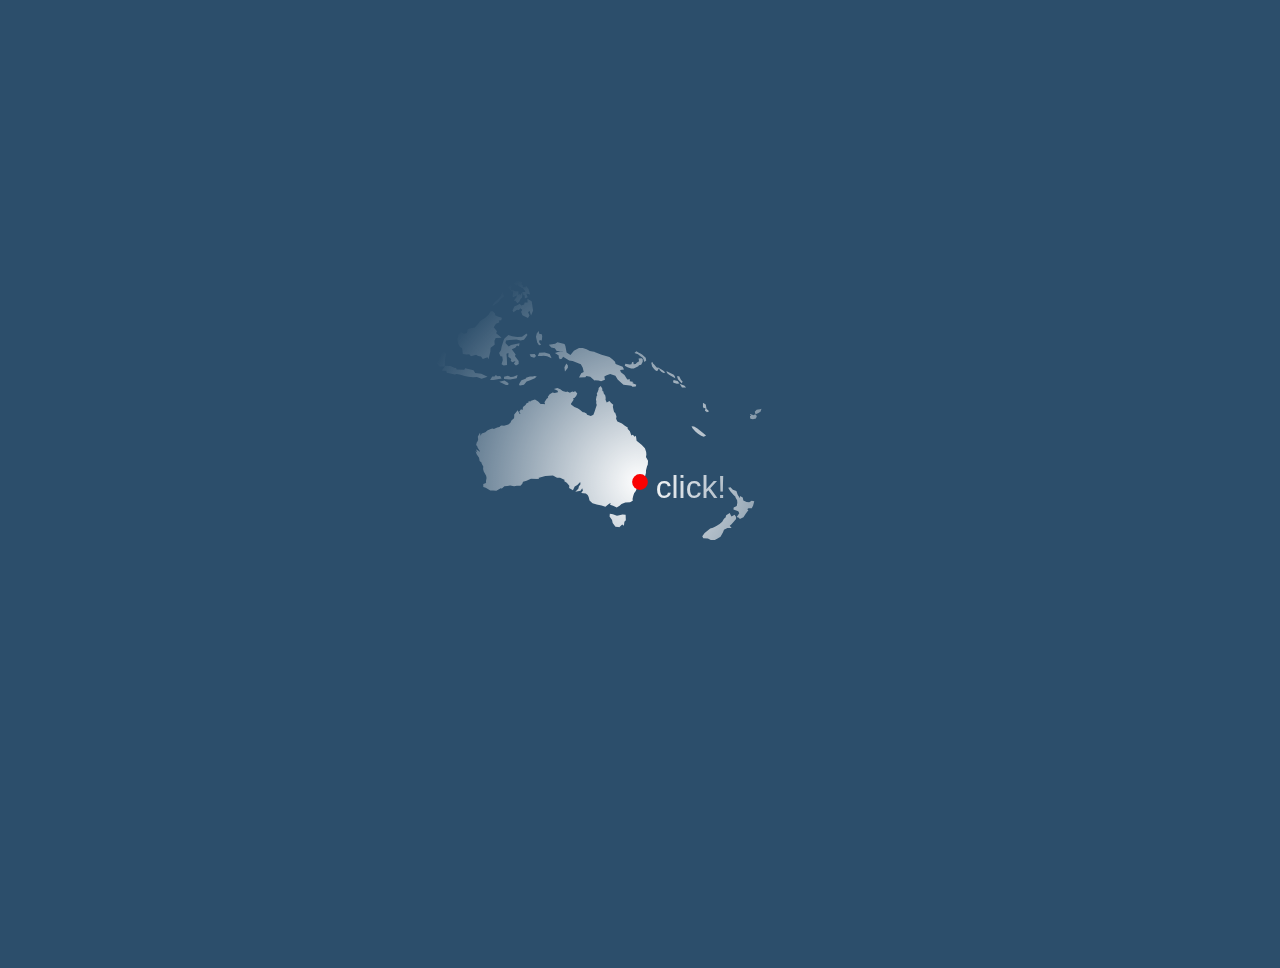
<file: 02-shape-hover-effect/js/Snap.svg-0.2.0/demos/animated-map/index.html>
<!DOCTYPE html>
<html lang="en">
    <head>
        <meta charset="utf-8">
        <meta name="copyright" content="Copyright © 2013 Adobe Systems Incorporated. All rights reserved.
 
 Licensed under the Apache License, Version 2.0 (the “License”);
 you may not use this file except in compliance with the License.
 You may obtain a copy of the License at
 
 http://www.apache.org/licenses/LICENSE-2.0
 
 Unless required by applicable law or agreed to in writing, software
 distributed under the License is distributed on an “AS IS” BASIS,
 WITHOUT WARRANTIES OR CONDITIONS OF ANY KIND, either express or implied.
 See the License for the specific language governing permissions and
 limitations under the License.">
        <title>Long Flight</title>
        <style media="screen">
        body {
            background: #2c4e6b;
        }
        </style>
        <script src="../../dist/snap.svg.js"></script>
        <script>
        window.onload = function () {
            var g = Snap();
            g.attr({
                viewBox: [0, 0, 800, 600]
            });
            
            Snap.load("map.svg", function (f) {
                function getShift(dot) {
                    return "t" + (400 - dot.x) + "," + (300 - dot.y);
                }
                var gr = f.select("g"),
                    wrd = f.select("#world").attr({fill: "#fff"}),
                    syd = f.select("#sydney").attr({fill: "red"}),
                    msk = f.select("#san_francisco").attr({fill: "red"}),
                    pth = f.select("#flight"),
                    pln = f.select("#plane"),
                    top = g.g();
                top.attr({
                    mask: g.rect(100, 0, 600, 600).attr({
                        fill: "r(.5,.5,.25)#fff-#000"
                    })
                });
                top.add(gr);
                var click = top.text(410, 310, "click!").attr({
                    font: "20px Source Sans Pro, sans-serif",
                    fill: "#fff"
                });
                pth.attr({
                    display: "none"
                });
                pln = gr.g(pln, pln.clone());
                pln.attr({
                    display: "none"
                });
                pln[0].attr({
                    stroke: "#fff",
                    strokeWidth: 2
                });
                gr.attr({
                    transform: getShift({
                        x: syd.attr("cx"),
                        y: syd.attr("cy")
                    })
                });
                var flight = gr.path().attr({
                    fill: "none",
                    stroke: "red",
                    strokeWidth: 3,
                    strokeDasharray: "5 3"
                }).insertBefore(pln);
                window.onclick = function () {
                    pln.attr({
                        display: ""
                    });
                    click.attr({
                        display: "none"
                    });
                    var flag,
                        len = pth.getTotalLength();
                    Snap.animate(0, len, function (l) {
                        // Safari bug workaround: forcing redraw
                        g.attr({width: 100 + (flag = !flag ? 1e-5 : 0) + "%"});
                        //
                        var dot = pth.getPointAtLength(l);
                        flight.attr({
                            d: pth.getSubpath(0, l)
                        });
                        pln.attr({
                            transform: "t" + [dot.x, dot.y] +
                                       "r" + (dot.alpha - 90)
                        });
                        gr.attr({
                            transform: getShift(dot)
                        });
                    }, 10000);
                };
            });
        };
        </script>
    </head>
    <body>
    </body>
</html>
</file>
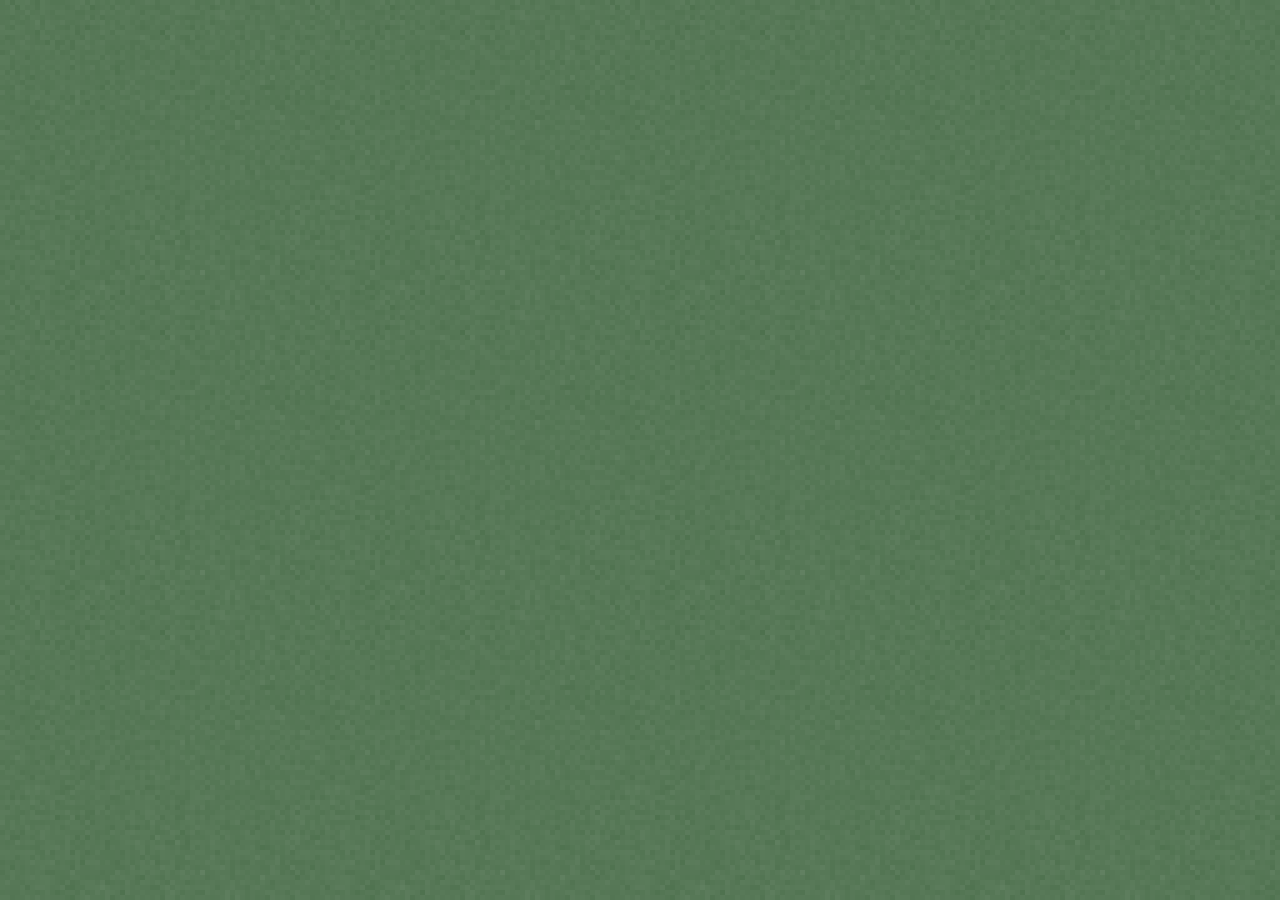
<file: 02-shape-hover-effect/js/Snap.svg-0.2.0/demos/pattern/index.html>
<!DOCTYPE html>
<html lang="en">
    <head>
        <meta charset="utf-8">
        <meta name="copyright" content="Copyright © 2013 Adobe Systems Incorporated. All rights reserved.
 
 Licensed under the Apache License, Version 2.0 (the “License”);
 you may not use this file except in compliance with the License.
 You may obtain a copy of the License at
 
 http://www.apache.org/licenses/LICENSE-2.0
 
 Unless required by applicable law or agreed to in writing, software
 distributed under the License is distributed on an “AS IS” BASIS,
 WITHOUT WARRANTIES OR CONDITIONS OF ANY KIND, either express or implied.
 See the License for the specific language governing permissions and
 limitations under the License.">
        <title>Snap</title>
        <style media="screen">
        body {
            background: #030 url("bg.png");
        }
        </style>
        <script src="../../dist/snap.svg-min.js"></script>
        <script>
        window.onload = function () {
            1
            var s = Snap("100%", 600);
            
            // 2
            // var c = s.circle(100, 100, 50);
            // 
            // 3
            // c.attr({
            //     fill: "#bada55",
            //     stroke: "#000",
            //     "stroke-width": 5
            // });
            // 
            // 4
            // var c2 = s.circle(70, 100, 40);
            // var g = s.group(c2, s.circle(130, 100, 40));
            // g.attr({
            //     fill: "#fff"
            // });
            // 
            // 5
            // c.attr({
            //     mask: g
            // });
            // 
            // 6
            // c2.animate({r: 25}, 1000);
            // 
            // 7
            // g.select("circle:nth-child(2)").animate({r: 25}, 1000);
            // 
            // 8
            // var p = s.path("M10-5-10,15M15,0,0,15M0-5-20,15").attr({
            //         fill: "none",
            //         stroke: "#bada55",
            //         strokeWidth: 5
            //     }).pattern(0, 0, 10, 10);
            // c.attr({
            //     fill: p
            // });
            // 
            // 9
            // g.attr({
            //     fill: Snap(document.getElementById("pattern"))
            // });
            // 
            // 10
            // g.attr({fill: "r()#fff-#000"});
            // 
            // 11
            // g.attr({fill: "R(100, 100, 50)#fff-#000"});
            // 
            // 12
            // p.select("path").animate({stroke: "#f00"}, 1000);
            // 
            // 13
            // Snap.load("demo-card.svg", function (f) {
            //     f.select("path[fill='#D40000']").attr({fill: "#bada55"});
            //     g = s.group(f.selectAll("path"));
            //     s.append(g);
            // 
            //     14
            //     g.attr({
            //         transform: "r45t100,0s.5"
            //     });
            //                 
            //     15
            //     console.log(g.attr("transform"));
            //                 
            //     16
            //     g.drag();
            // });
            // 
            // 17
            // s.text(200, 100, "Snap.SVG");
            // 
            // 18
            // var t = s.text(200, 120, ["S","n","a","p",".","S","V","G"]);
            // t.selectAll("tspan:nth-child(odd)").attr({
            //     fill: "#900",
            //     "font-size": "20px"
            // });
        };
        </script>
    </head>
    <body>
        <svg width="0" height="0">
            <pattern id="pattern" patternUnits="userSpaceOnUse" x="0" y="0" width="10" height="10" viewBox="0 0 10 10">
                <path d="M-5,0,10,15M0-5,15,10" stroke="white" stroke-width="5"/>
            </pattern>
        </svg>
    </body>
</html>
</file>
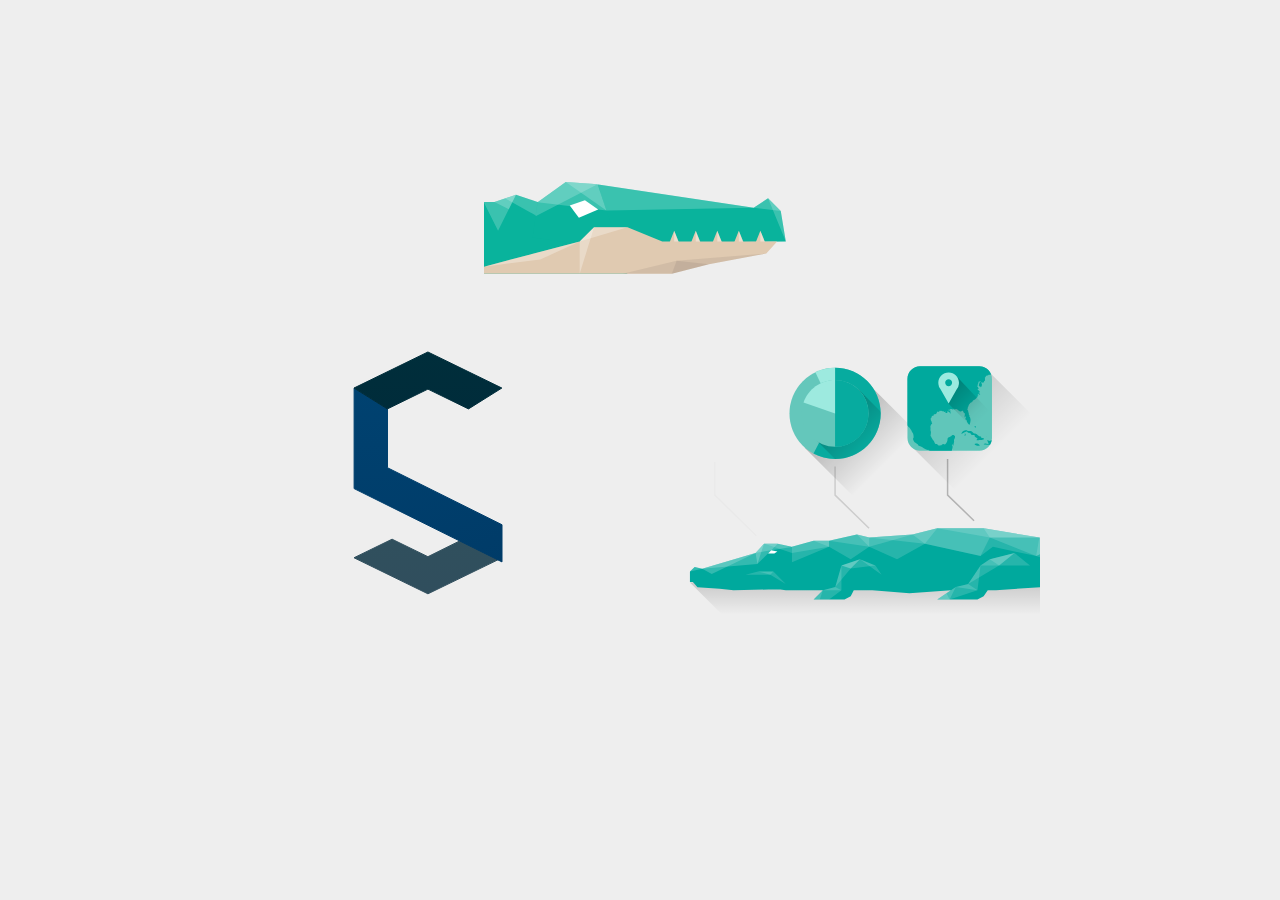
<file: 02-shape-hover-effect/js/Snap.svg-0.2.0/demos/snap-mascot/index.html>
<!DOCTYPE html>
<html lang="en">
    <head>
        <meta charset="utf-8">
        <meta name="copyright" content="Copyright © 2013 Adobe Systems Incorporated. All rights reserved.
 
 Licensed under the Apache License, Version 2.0 (the “License”);
 you may not use this file except in compliance with the License.
 You may obtain a copy of the License at
 
 http://www.apache.org/licenses/LICENSE-2.0
 
 Unless required by applicable law or agreed to in writing, software
 distributed under the License is distributed on an “AS IS” BASIS,
 WITHOUT WARRANTIES OR CONDITIONS OF ANY KIND, either express or implied.
 See the License for the specific language governing permissions and
 limitations under the License.">
        <title>Snap</title>
        <link rel="stylesheet" href="style.css">
    </head>
    <body>
        <iframe src="crocodile-1.html" ></iframe>
        <br>
        <iframe src="snap-logo.html" ></iframe>
        <iframe src="crocodile-2.html" ></iframe>
    </body>
</html>
</file>
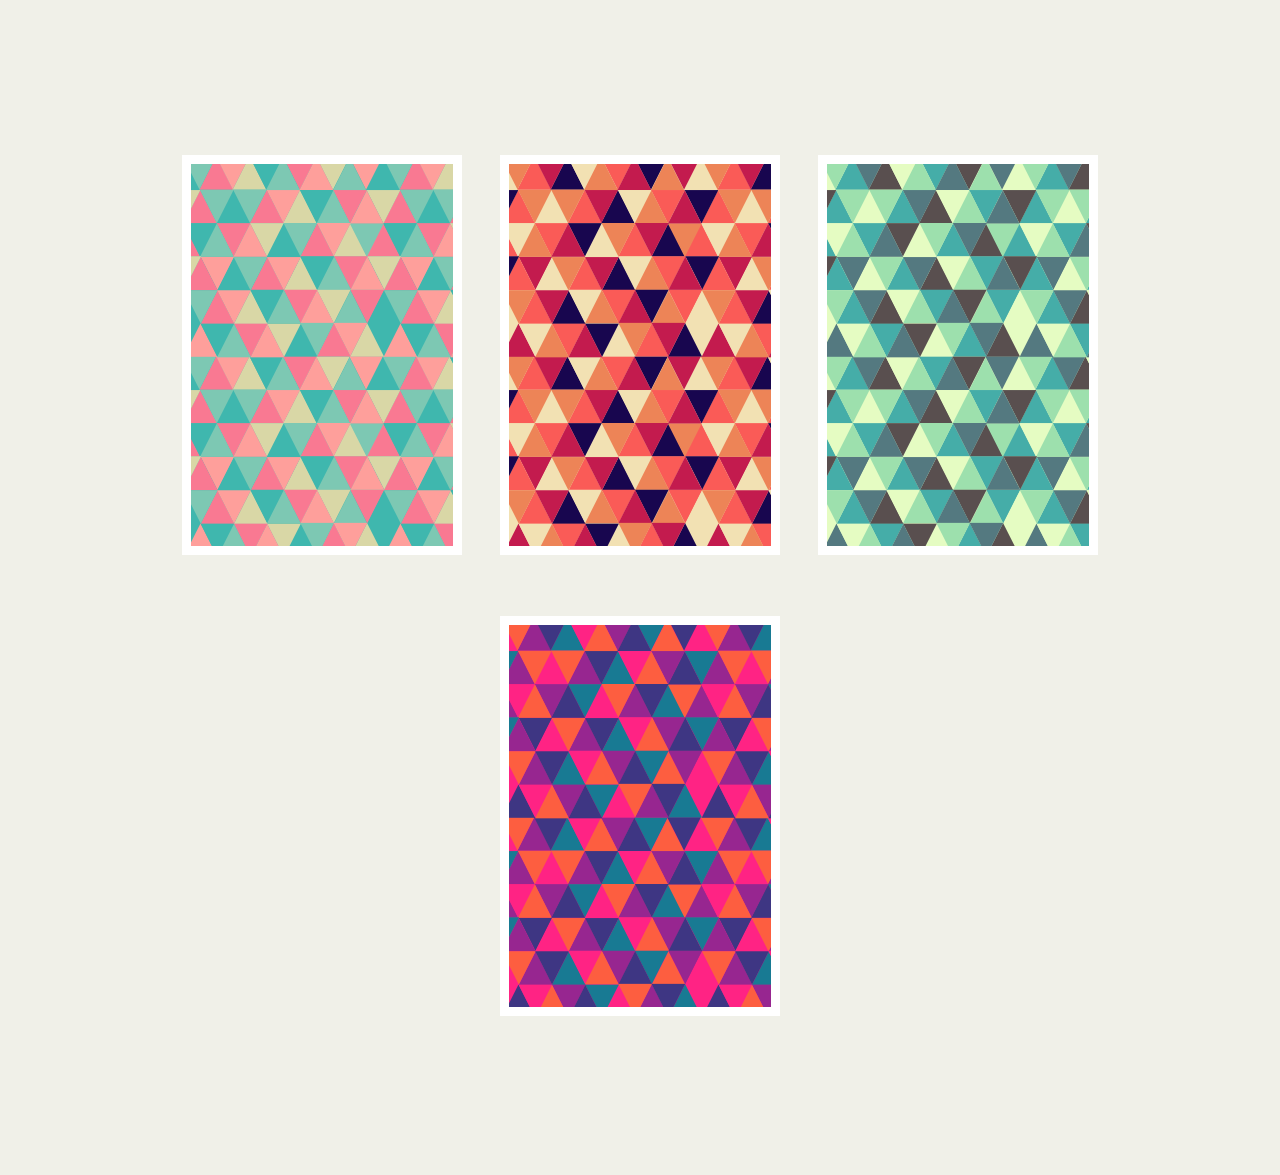
<file: 01-css-animate-border-effect/css-border-effect.html>
<!DOCTYPE html>
<html>
<head>
	<title>CSS Border effect</title>
	<style type="text/css">
		body {
			background: #f0f0e8;
		}
		.wrapper{
			margin: 10% auto;
			width: 90%;
			text-align: center;
		}
		.box{
			width: 280px;
			height: 400px;
			display:inline-block;
			position: relative;
			overflow: hidden;
			background: #c5e0d3;
			margin: 2.5% 1.5%;
		}
		svg{
			position: absolute;
			top: 0;
			left: 0;
		}
		svg line{
			stroke-width: 18;
			stroke: #fff;
			fill:none;
			stroke-dasharray:280;
			-webkit-transition:-webkit-transform .6s ease-out;
			transition: transform .6s ease-out;
		}
		svg line.vertical{
			stroke-dasharray:400;
		}
		.box:hover svg line.top{
			-webkit-transform:translateX(-560px);
			transform:translateX(-560px);
		}
		.box:hover svg line.left{
			-webkit-transform:translateY(800px);
			transform:translateY(800px);
		}
		.box:hover svg line.right{
			-webkit-transform:translateY(-800px);
			transform:translateY(-800px);
		}
		.box:hover svg line.bottom{
			-webkit-transform:translateX(560px);
			transform:translateX(560px);

		}
		span{
			display:block;
			width:280px;
			height: 400px;
		}
	</style>
</head>
<body>
	<div class="wrapper">
		
			<div class="box">
				<!-- http://www.colourlovers.com/pattern/2484955/Singin_in_the_garden -->
				
				<span style="background:url('p1.png');"></span>

				<svg width="280" height="400">
					<!-- setting svg position absolute -->
					<line class="top" x1="0" y1="0" x2="840" y2="0" />
					<line class="left vertical"x1="0" y1="400" x2="0" y2="-1200" />
					<line class="right vertical"x1="280" y1="0" x2="280" y2="1200" />
					<line class="bottom"x1="280" y1="400" x2="-840" y2="400" />
				</svg>
			</div>
			<div class="box">
				<!-- http://www.colourlovers.com/pattern/2484955/Singin_in_the_garden -->
				
				<span style="background:url('p2.png');"></span>

				<svg width="280" height="400">
					<!-- setting svg position absolute -->
					<line class="top" x1="0" y1="0" x2="840" y2="0" />
					<line class="left vertical"x1="0" y1="400" x2="0" y2="-1200" />
					<line class="right vertical"x1="280" y1="0" x2="280" y2="1200" />
					<line class="bottom"x1="280" y1="400" x2="-840" y2="400" />
				</svg>
			</div>
			<div class="box">
				<!-- http://www.colourlovers.com/pattern/2484955/Singin_in_the_garden -->
				
				<span style="background:url('p3.png');"></span>

				<svg width="280" height="400">
					<!-- setting svg position absolute -->
					<line class="top" x1="0" y1="0" x2="840" y2="0" />
					<line class="left vertical"x1="0" y1="400" x2="0" y2="-1200" />
					<line class="right vertical"x1="280" y1="0" x2="280" y2="1200" />
					<line class="bottom"x1="280" y1="400" x2="-840" y2="400" />
				</svg>
			</div>
			<div class="box">
				<!-- http://www.colourlovers.com/pattern/2484955/Singin_in_the_garden -->
				
				<span style="background:url('p4.png');"></span>

				<svg width="280" height="400">
					<!-- setting svg position absolute -->
					<line class="top" x1="0" y1="0" x2="840" y2="0" />
					<line class="left vertical"x1="0" y1="400" x2="0" y2="-1200" />
					<line class="right vertical"x1="280" y1="0" x2="280" y2="1200" />
					<line class="bottom"x1="280" y1="400" x2="-840" y2="400" />
				</svg>
			</div>
		
	</div>
</body>

</html>
</file>
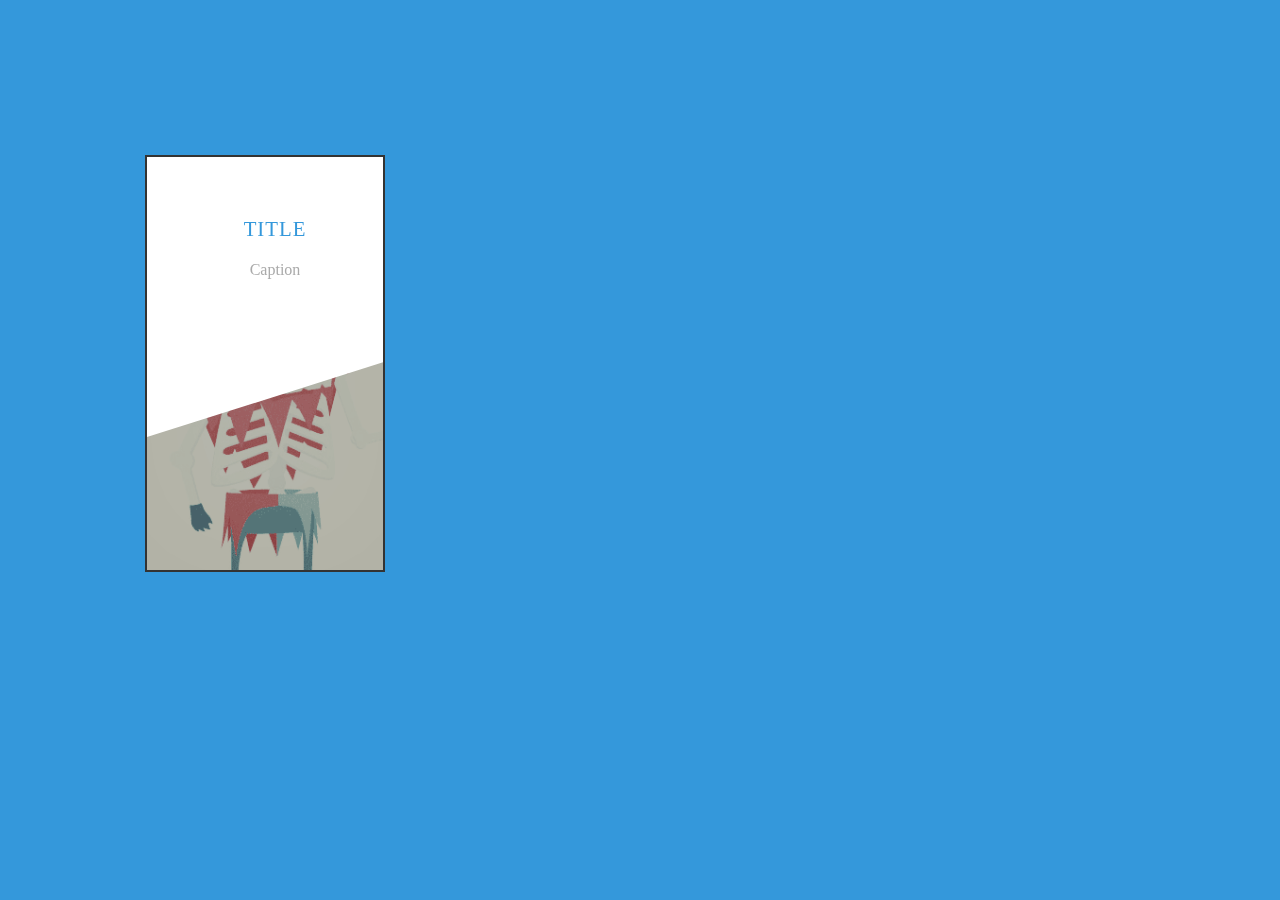
<file: 02-shape-hover-effect/shape-hover-effect.html>
<!DOCTYPE html>
<html>
	<head>
		<title>Shape hover effect</title>
		<script type="text/javascript" src="js/snap.svg-min.js"></script>
		<style type="text/css">
			.grid{
				margin: 40px auto 120px;
				max-width: 1000px;
				width: 90%;
			}
			.grid a {
				max-width: 250px;
				float: left;
				width: 25%;
				color: #333;
			}
			.grid a:nth-child(odd){
				margin: 30px 0 -30px 0;
			}

			.grid figure{
				border: 2px solid #333333;
				position: relative;
				overflow: hidden;
				margin: 5px;
				min-height: 400px;
				background-color: #333;
			}
			.grid figure img{
				position: relative;
				display: block;
				width: 100%;
				opacity: 0.7;
				transition: opacity 0.3s;
			}
			.grid figcaption{
				position: absolute;
				top: 0;
				z-index: 11;
				padding: 10px;
				width: 100%;
				height: 100%;
				text-align: center;
			}
			.grid figcaption h2{
				margin: 0 0 20px 0;
				color: #3498db;
				text-transform: uppercase;
				letter-spacing: 1px;
				font-weight: 300;
				font-size: 130%;
				transition: transform 0.3s;
			}
			.grid figcaption p{
				padding: 0 20px;
				color: #aaa;
				font-weight: 300;
				transition: opacity 0.3s, transform 0.3s;
			}
			.grid figcaption h2, .grid figcaption p{
				transform: translateY(50px);
			}
			/* avoid backface while animating */
			.grid figcaption, .grid figcaption h2, .grid figcaption p, .grid figcaption button{
				backface-visibility: hidden;
			}
			.grid figure button {
				position: absolute;
				padding: 4px 20px;
				border: none;
				text-transform: uppercase;
				letter-spacing: 1px;
				font-weight: bold;
				transition: opacity 0.3s, transform 0.3s;
			}
			.grid svg {
				position: absolute;
				top: -1px; /* fixes rendering issue in FF */
				z-index: 10;
				width: 100%;
				height: 100%;
			}
			.grid svg path{
				fill: #fff;
			}
			/* hover effects for the anchor */
			.grid a:hover figure img{
				opacity:1;
			}
			.grid a:hover figcaption h2, .grid a:hover figcaption p{
				transform: translateY(0);
			}
			.grid a:hover figcaption p{
				opacity: 0;
			}
			/* style 1 */
			body {
				background: #3498db;
			}
			.grid figure button{
				top:50%;
				left:50%;
				border: 3px sold #fff;
				background: transparent;
				color: #fff;
				opacity: 0;
				transform: translateY(-50%) translateX(-50%) scale(0.25);
			}
			.grid a:hover figure button{
				opacity: 1;
				transform: translateY(-50%) translateX(-50%) scale(1);
			}

		</style>
	</head>
	<body>
		<section id="grid" class="grid clearfix">
			<a href="#" data-path-hover="m 180,34.57627 -180,0 L 0,0 180,0 z">
				<figure>
					<img src="1.png" />
					<svg viewBox = "0 0 180 320" preserveAspectRatio="none" >
						<path d="M 180,160 0,218 0,0 180,0 z "/>
					</svg>
					<figcaption>
						<h2>Title</h2>
						<p>Caption</p>
						<button>Take a look!</button>
					</figcaption>
				</figure>
			</a>
			
		</section>
		<script type="text/javascript">
			(function() {
     
    function init() {
        var speed = 250,
            easing = mina.easeinout;
 
        [].slice.call ( document.querySelectorAll( '#grid > a' ) ).forEach( function( el ) {
            var s = Snap( el.querySelector( 'svg' ) ), path = s.select( 'path' ),
                pathConfig = {
                    from : path.attr( 'd' ),
                    to : el.getAttribute( 'data-path-hover' )
                };
 
            el.addEventListener( 'mouseenter', function() {
                path.animate( { 'path' : pathConfig.to }, speed, easing );
            } );
 
            el.addEventListener( 'mouseleave', function() {
                path.animate( { 'path' : pathConfig.from }, speed, easing );
            } );
        } );
    }
 
    init();
 
})();
		</script>
	</body>
</html>
</file>
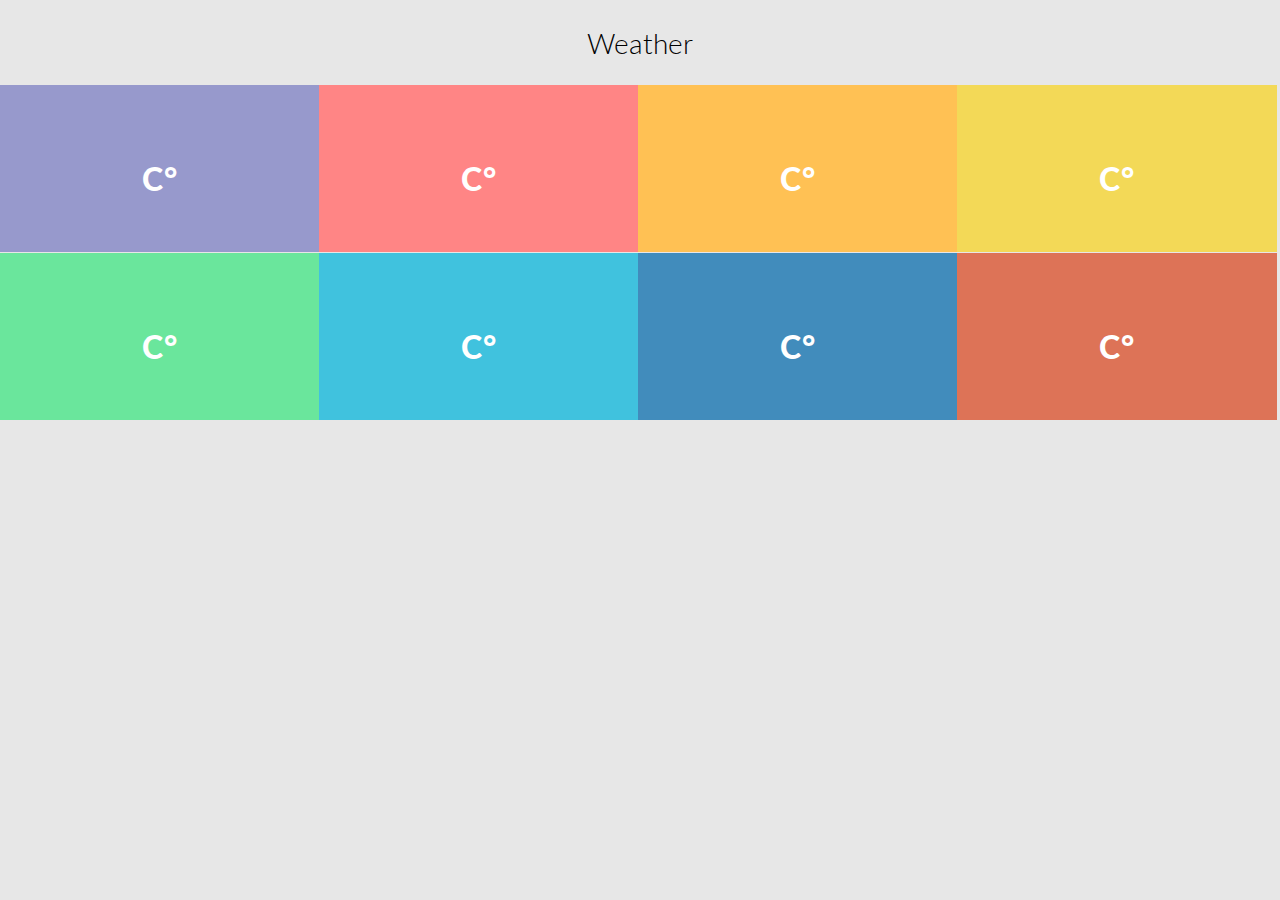
<file: 04-weather/weather.html>
<!DOCTYPE html>
<html>
<head>
 <title>jQuery and XML</title>
 <meta http-equiv="Content-Type" content="text/html; charset=utf-8" />
 <meta name="language" content="en" />
 <link rel="stylesheet" type="text/css" href="css/normalize.css">
 <link rel="stylesheet" type="text/css" href="css/style.css">
 <link rel="stylesheet" type="text/css" href="css/weather-icons.css">
 <link href='http://fonts.googleapis.com/css?family=Lato:300,400,700,900' rel='stylesheet' type='text/css'>
 <script src="http://ajax.googleapis.com/ajax/libs/jquery/1.11.1/jquery.min.js"></script>
</head>
<body>
<header>
	<h1>Weather</h1>
</header>
<section id="melb" data-citynum="55864247">
	<i class="wi"></i>
	<h1 class="city-name"></h1>
	<p class="w-text"></p>
	<h3 class="temp">C&deg;</h3>
	<div class="forecast">
		<ul>
			<li class="fDay1"></li>
			<li class="fDay2"></li>
			<li class="fDay3"></li>
		</ul>
	</div>

</section>

<section id="syd" data-citynum="1105779">
	<i class="wi"></i>
	<h1 class="city-name"></h1>
	<p class="w-text"></p>
	<h3 class="temp">C&deg;</h3>
	<div class="forecast">
		<ul>
			<li class="fDay1"></li>
			<li class="fDay2"></li>
			<li class="fDay3"></li>
		</ul>
	</div>
</section>
<section id="canb" data-citynum="1100968">
	<i class="wi"></i>
	<h1 class="city-name"></h1>
	<p class="w-text"></p>
	<h3 class="temp">C&deg;</h3>
	<div class="forecast">
		<ul>
			<li class="fDay1"></li>
			<li class="fDay2"></li>
			<li class="fDay3"></li>
		</ul>
	</div>
</section>
<section id="ban" data-citynum="1100661">
	<i class="wi"></i>
	<h1 class="city-name"></h1>
	<p class="w-text"></p>
	<h3 class="temp">C&deg;</h3>
	<div class="forecast">
		<ul>
			<li class="fDay1"></li>
			<li class="fDay2"></li>
			<li class="fDay3"></li>
		</ul>
	</div>
</section>
<section id="perth" data-citynum="1098081">
	<i class="wi"></i>
	<h1 class="city-name"></h1>
	<p class="w-text"></p>
	<h3 class="temp">C&deg;</h3>
	<div class="forecast">
		<ul>
			<li class="fDay1"></li>
			<li class="fDay2"></li>
			<li class="fDay3"></li>
		</ul>
	</div>
</section>
<section id="ade" data-citynum="1099805">
	<i class="wi"></i>
	<h1 class="city-name"></h1>
	<p class="w-text"></p>
	<h3 class="temp">C&deg;</h3>
	<div class="forecast">
		<ul>
			<li class="fDay1"></li>
			<li class="fDay2"></li>
			<li class="fDay3"></li>
		</ul>
	</div>
</section>
<section id="hob" data-citynum="1102670">
	<i class="wi"></i>
	<h1 class="city-name"></h1>
	<p class="w-text"></p>
	<h3 class="temp">C&deg;</h3>
	<div class="forecast">
		<ul>
			<li class="fDay1"></li>
			<li class="fDay2"></li>
			<li class="fDay3"></li>
		</ul>
	</div>
</section>
<section id="dar" data-citynum="1101597">
	<i class="wi"></i>
	<h1 class="city-name"></h1>
	<p class="w-text"></p>
	<h3 class="temp">C&deg;</h3>
	<div class="forecast">
		<ul>
			<li class="fDay1"></li>
			<li class="fDay2"></li>
			<li class="fDay3"></li>
		</ul>
	</div>  
</section>

<script type="text/javascript">
	var $wIcon = {
 		0: 'wi-tornado', 1: 'wi-thunderstorm', 2: 'wi-hurricane', 3: 'wi-thunderstorm', 4: 'wi-thunderstorm', 5: 'wi-rain-mix', 6: 'wi-day-rain-mix', 7:'wi-day-snow', 8: 'wi-snow', 9:'wi-sprinkle', 10: 'wi-rain', 11:'wi-showers', 12: 'wi-showers', 13: 'wi-snow', 14: 'wi-snow', 15:'wi-snow-wind', 16:'wi-snow', 17: 'wi-hail', 18: 'wi-rain-mix', 19:'wi-dust', 20: 'wi-fog', 21:'wi-cloudy', 22: 'wi-smoke', 23: 'wi-strong-wind', 24:'wi-windy', 25:'wi-snowflake-cold', 26:'wi-cloudy', 27: 'wi-night-cloudy', 28:'wi-day-cloudy', 29:'wi-night-partly-cloudy', 30: 'wi-day-sunny-overcast', 31:'wi-night-clear', 32:'wi-day-sunny', 33:'wi-night-partly-cloudy', 34:'wi-day-sunny-overcast', 35:'wi-rain-mix', 36:'wi-hot', 37:'wi-thunderstorm', 38:'wi-thunderstorm', 39:'wi-thunderstorm', 40:'wi-showers', 41:'wi-snow', 42:'wi-rain-mix', 43:'wi-snow', 44:'wi-cloudy', 45:'wi-storm-showers', 46:'wi-showers', 47:'wi-thunderstorm', 3200:'wi-alien'
 	};

 	function weatherIcon(w, path){
 		for (var key in $wIcon){
	    	if(w == key){
	    		path.addClass($wIcon[key]);
	    	}
   		}
 	}
 function weatherCall(city){
 	
 	var $cityNum = city.data('citynum') ;
  	var url = "https://query.yahooapis.com/v1/public/yql?q=select%20*%20from%20weather.forecast%20where%20woeid%3D"+ $cityNum +"%20and%20u%20%3D%20%22c%22&format=json&diagnostics=true&callback="; 
  	//calling Yahoo weather and obtain weather info
	$.getJSON(url, function(data) {
		var results = data.query.results.channel;
		var $cityName = results.location.city;
		var $weatherCon = results.item.condition.text;
		var $temp = results.item.condition.temp;
		var $wCode = results.item.condition.code;
		var $forecast = results.item.forecast;	
		//create next forecast day into array
		var $fDay = [];	
  		// find matching weather code and bind with weather icon to each city
   		weatherIcon($wCode, city.children('.wi'));
   		   		    console.log($cityName + ' ' + $wCode);

   		//loop thru forecast and store them into $fDay array, find each fDay class and insert info
		for(var i = 1; i < $forecast.length - 1; i++){
   			$fDay[i] = $('<span>' + $forecast[i].day + '</span>' + '<span>' + $forecast[i].low + '-' + $forecast[i].high + '</span>' + '<i class="wi"></i>');
   		    city.children('.forecast').find('.fDay'+i).html($fDay[i]);
   		    //adding weather icon for each day
   		    weatherIcon($forecast[i].code, city.children('.forecast').find('.fDay'+i).find('i') );
   		    
   		}
   		city.children('h1').text($cityName);
   		city.children('h3').text($temp + "C\u00B0");
   		city.children('.w-text').text($weatherCon);
   		

	});
 }
var melbourne = weatherCall($('#melb'));
var sydney = weatherCall($('#syd'));
var canberra = weatherCall($('#canb'));
var brisbane = weatherCall($('#ban'));
var perth = weatherCall($('#perth'));
var adelaide = weatherCall($('#ade'));
var hobart = weatherCall($('#hob'));
var darwin = weatherCall($('#dar'));


</script>


</body>
</html>
</file>
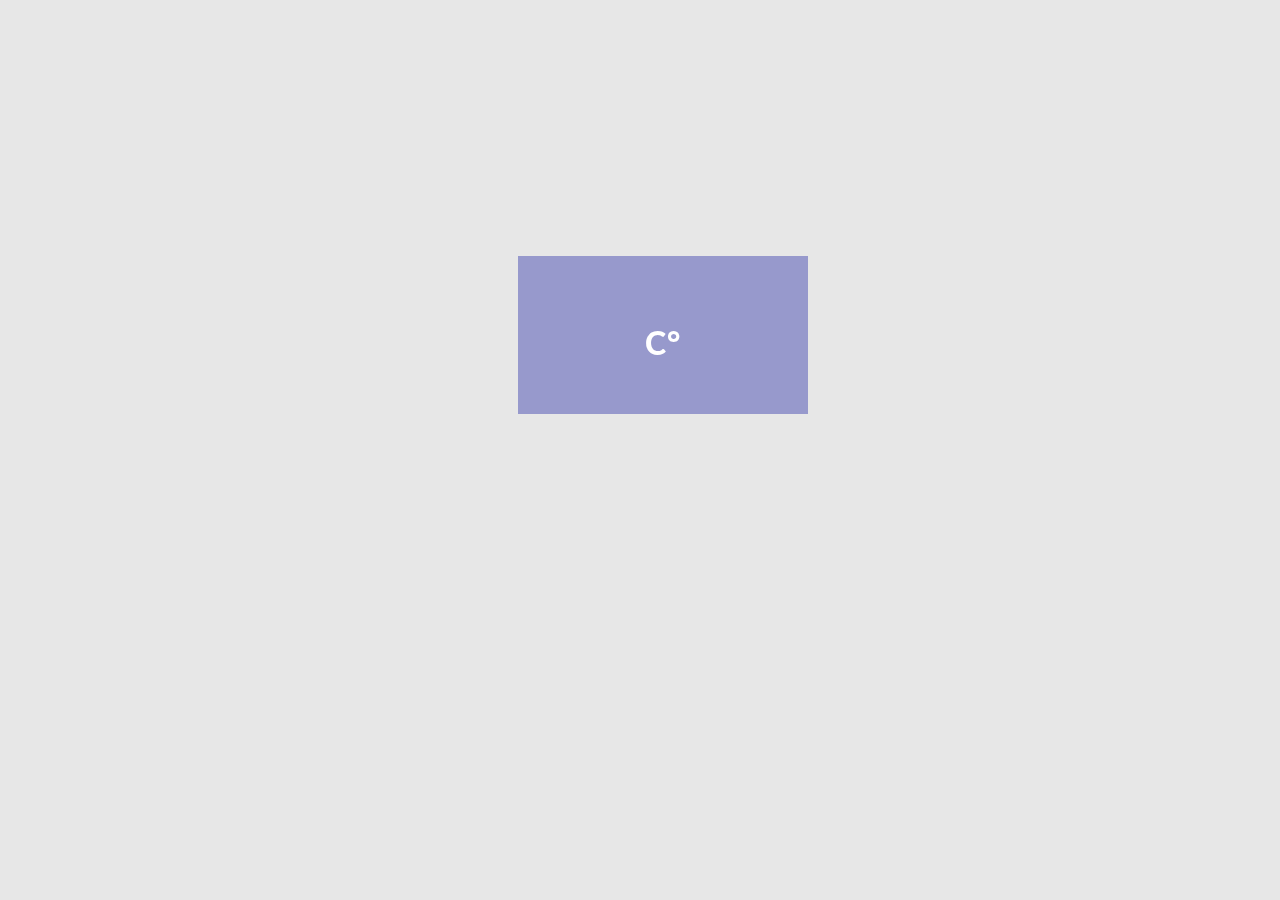
<file: 05-weather grid display/weather.html>
<!DOCTYPE html>
<html>
<head>
 <title>jQuery and XML</title>
 <meta http-equiv="Content-Type" content="text/html; charset=utf-8" />
 <meta name="language" content="en" />
 <link rel="stylesheet" type="text/css" href="css/normalize.css">
 <link rel="stylesheet" type="text/css" href="css/style.css">
 <link rel="stylesheet" type="text/css" href="css/weather-icons.css">
 <link href='http://fonts.googleapis.com/css?family=Lato:300,400,700,900' rel='stylesheet' type='text/css'>
 <script src="http://ajax.googleapis.com/ajax/libs/jquery/1.11.1/jquery.min.js"></script>
</head>
<body>
<div id="wrapper" class="wrapper">
	<div class="device">
			<section id="melb" data-citynum="55864247">
				<i class="wi"></i>
				<h1 class="city-name"></h1>
				<p class="w-text"></p>
				<h3 class="temp">C&deg;</h3>
				<div class="forecast">
					<ul>
						<li class="fDay1"></li>
						<li class="fDay2"></li>
						<li class="fDay3"></li>
					</ul>
				</div>
			</section>
	</div>
	<div class="grid">
			<section id="melb2" data-citynum="55864247">
				<i class="wi"></i>
				<h1 class="city-name"></h1>
				<p class="w-text"></p>
				<h3 class="temp">C&deg;</h3>
				<div class="forecast">
					<ul>
						<li class="fDay1"></li>
						<li class="fDay2"></li>
						<li class="fDay3"></li>
					</ul>
				</div>
				<div class="overlay">Current weather for Melbourne</div>
			</section>

			<section id="syd" data-citynum="1105779">
				<i class="wi"></i>
				<h1 class="city-name"></h1>
				<p class="w-text"></p>
				<h3 class="temp">C&deg;</h3>
				<div class="forecast">
					<ul>
						<li class="fDay1"></li>
						<li class="fDay2"></li>
						<li class="fDay3"></li>
					</ul>
				</div>
				<div class="overlay">Current weather for Sydney</div>
			</section>
			<section id="canb" data-citynum="1100968">
				<i class="wi"></i>
				<h1 class="city-name"></h1>
				<p class="w-text"></p>
				<h3 class="temp">C&deg;</h3>
				<div class="forecast">
					<ul>
						<li class="fDay1"></li>
						<li class="fDay2"></li>
						<li class="fDay3"></li>
					</ul>
				</div>
				<div class="overlay">Current weather for Canberra</div>
			</section>
			<section id="ban" data-citynum="1100661">
				<i class="wi"></i>
				<h1 class="city-name"></h1>
				<p class="w-text"></p>
				<h3 class="temp">C&deg;</h3>
				<div class="forecast">
					<ul>
						<li class="fDay1"></li>
						<li class="fDay2"></li>
						<li class="fDay3"></li>
					</ul>
				</div>
				<div class="overlay">Current weather for Brisbane</div>
			</section>
			<section id="perth" data-citynum="1098081">
				<i class="wi"></i>
				<h1 class="city-name"></h1>
				<p class="w-text"></p>
				<h3 class="temp">C&deg;</h3>
				<div class="forecast">
					<ul>
						<li class="fDay1"></li>
						<li class="fDay2"></li>
						<li class="fDay3"></li>
					</ul>
				</div>
				<div class="overlay">Current weather for Perth</div>
			</section>
			<section id="ade" data-citynum="1099805">
				<i class="wi"></i>
				<h1 class="city-name"></h1>
				<p class="w-text"></p>
				<h3 class="temp">C&deg;</h3>
				<div class="forecast">
					<ul>
						<li class="fDay1"></li>
						<li class="fDay2"></li>
						<li class="fDay3"></li>
					</ul>
				</div>
				<div class="overlay">Current weather for Adelaide</div>
			</section>
			<section id="hob" data-citynum="1102670">
				<i class="wi"></i>
				<h1 class="city-name"></h1>
				<p class="w-text"></p>
				<h3 class="temp">C&deg;</h3>
				<div class="forecast">
					<ul>
						<li class="fDay1"></li>
						<li class="fDay2"></li>
						<li class="fDay3"></li>
					</ul>
				</div>
				<div class="overlay">Current weather for Hobart</div>
			</section>
			<section id="dar" data-citynum="1101597">
				<i class="wi"></i>
				<h1 class="city-name"></h1>
				<p class="w-text"></p>
				<h3 class="temp">C&deg;</h3>
				<div class="forecast">
					<ul>
						<li class="fDay1"></li>
						<li class="fDay2"></li>
						<li class="fDay3"></li>
					</ul>
				</div> 
				<div class="overlay">Current weather for Darwin</div>
			</section>
	</div>
</div>
<script type="text/javascript">
	

	var $el = $('#wrapper'),
		$device = $el.find('.device'),
		$trigger = $device.children('section:first'),
		$screens = $el.find('.grid > section'),
		$body = $('body');
	var $wIcon = {
 		0: 'wi-tornado', 1: 'wi-thunderstorm', 2: 'wi-hurricane', 3: 'wi-thunderstorm', 4: 'wi-thunderstorm', 5: 'wi-rain-mix', 6: 'wi-day-rain-mix', 7:'wi-day-snow', 8: 'wi-snow', 9:'wi-sprinkle', 10: 'wi-rain', 11:'wi-showers', 12: 'wi-showers', 13: 'wi-snow', 14: 'wi-snow', 15:'wi-snow-wind', 16:'wi-snow', 17: 'wi-hail', 18: 'wi-rain-mix', 19:'wi-dust', 20: 'wi-fog', 21:'wi-cloudy', 22: 'wi-smoke', 23: 'wi-strong-wind', 24:'wi-windy', 25:'wi-snowflake-cold', 26:'wi-cloudy', 27: 'wi-night-cloudy', 28:'wi-day-cloudy', 29:'wi-night-partly-cloudy', 30: 'wi-day-sunny-overcast', 31:'wi-night-clear', 32:'wi-day-sunny', 33:'wi-night-partly-cloudy', 34:'wi-day-sunny-overcast', 35:'wi-rain-mix', 36:'wi-hot', 37:'wi-thunderstorm', 38:'wi-thunderstorm', 39:'wi-thunderstorm', 40:'wi-showers', 41:'wi-snow', 42:'wi-rain-mix', 43:'wi-snow', 44:'wi-cloudy', 45:'wi-storm-showers', 46:'wi-showers', 47:'wi-thunderstorm', 3200:'wi-alien'
 	};
 	function init(){
 		$trigger.on('click', showGrid);
 		$screens.on('click', function(){
 			showScreen($(this));
 			return false;
 		});
 	}
 	function showGrid(){
 		$el.addClass('gridview');
 		$body.off('click').on('click', function(){showScreen();});
 		return false;
 	}
 	function showScreen(){
 		$el.removeClass('gridview');

 	}

function weatherIcon(w, path){
	for (var key in $wIcon){
	if(w == key){
		path.addClass($wIcon[key]);
	}
	}
}
 function weatherCall(city){
 	
 	var $cityNum = city.data('citynum') ;
  	var url = "https://query.yahooapis.com/v1/public/yql?q=select%20*%20from%20weather.forecast%20where%20woeid%3D"+ $cityNum +"%20and%20u%20%3D%20%22c%22&format=json&diagnostics=true&callback="; 
  	//calling Yahoo weather and obtain weather info
	$.getJSON(url, function(data) {
		var results = data.query.results.channel;
		var $cityName = results.location.city;
		var $weatherCon = results.item.condition.text;
		var $temp = results.item.condition.temp;
		var $wCode = results.item.condition.code;
		var $forecast = results.item.forecast;	
		//create next forecast day into array
		var $fDay = [];	
  		// find matching weather code and bind with weather icon to each city
   		weatherIcon($wCode, city.children('.wi'));
   		   		    console.log($cityName + ' ' + $wCode);

   		//loop thru forecast and store them into $fDay array, find each fDay class and insert info
		for(var i = 1; i < $forecast.length - 1; i++){
   			$fDay[i] = $('<span>' + $forecast[i].day + '</span>' + '<span>' + $forecast[i].low + '-' + $forecast[i].high + '</span>' + '<i class="wi"></i>');
   		    city.children('.forecast').find('.fDay'+i).html($fDay[i]);
   		    //adding weather icon for each day
   		    weatherIcon($forecast[i].code, city.children('.forecast').find('.fDay'+i).find('i') );
   		    
   		}
   		city.children('h1').text($cityName);
   		city.children('h3').text($temp + "C\u00B0");
   		city.children('.w-text').text($weatherCon);
   		

	});
 }
init();
var melbourne = weatherCall($('#melb, #melb2'));
var sydney = weatherCall($('#syd'));
var canberra = weatherCall($('#canb'));
var brisbane = weatherCall($('#ban'));
var perth = weatherCall($('#perth'));
var adelaide = weatherCall($('#ade'));
var hobart = weatherCall($('#hob'));
var darwin = weatherCall($('#dar'));


</script>


</body>
</html>
</file>
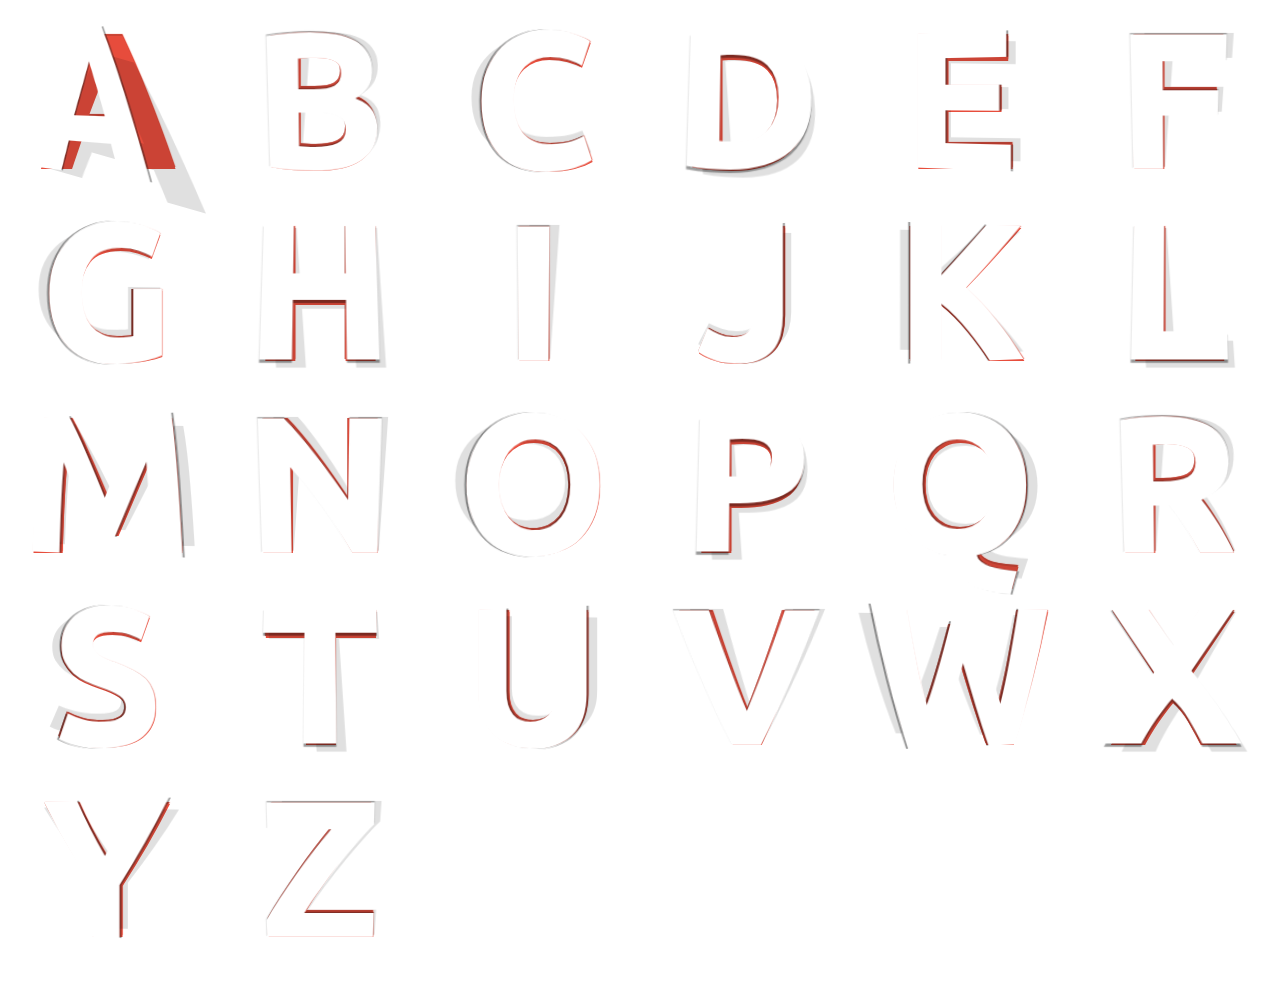
<file: 06-animate letters/animate-letters.html>
<!DOCTYPE html>	
<html>
	<head>
		<style type="text/css">
			
		</style>
		<link rel="stylesheet" type="text/css" href="css/style.css">
		<link href='http://fonts.googleapis.com/css?family=Ubuntu:700' rel='stylesheet' type='text/css'>
	</head>
	<body>
		<ul class="grid">
			<li class="letter-left"><span data-letter="A">A</span></li>
			<li class="letter-top"><span data-letter="B">B</span></li>
			<li class="letter-right"><span data-letter="C">C</span></li>
			<li class="letter-bottom"><span data-letter="D">D</span></li>
			<li class="letter-left"><span data-letter="E">E</span></li>
			<li class="letter-top"><span data-letter="F">F</span></li>
			<li class="letter-right"><span data-letter="G">G</span></li>
			<li class="letter-bottom"><span data-letter="H">H</span></li>
			<li class="letter-top"><span data-letter="I">I</span></li>
			<li class="letter-left"><span data-letter="J">J</span></li>
			<li class="letter-right"><span data-letter="K">K</span></li>
			<li class="letter-bottom"><span data-letter="L">L</span></li>
			<li class="letter-left"><span data-letter="M">M</span></li>
			<li class="letter-top"><span data-letter="N">N</span></li>
			<li class="letter-right"><span data-letter="O">O</span></li>
			<li class="letter-bottom"><span data-letter="P">P</span></li>
			<li class="letter-left"><span data-letter="Q">Q</span></li>
			<li class="letter-top"><span data-letter="R">R</span></li>
			<li class="letter-right"><span data-letter="S">S</span></li>
			<li class="letter-bottom"><span data-letter="T">T</span></li>
			<li class="letter-left"><span data-letter="U">U</span></li>
			<li class="letter-top"><span data-letter="V">V</span></li>
			<li class="letter-right"><span data-letter="W">W</span></li>
			<li class="letter-bottom"><span data-letter="X">X</span></li>
			<li class="letter-left"><span data-letter="Y">Y</span></li>
			<li class="letter-top"><span data-letter="Z">Z</span></li>
			

		</ul>
	</body>
</html>
</file>
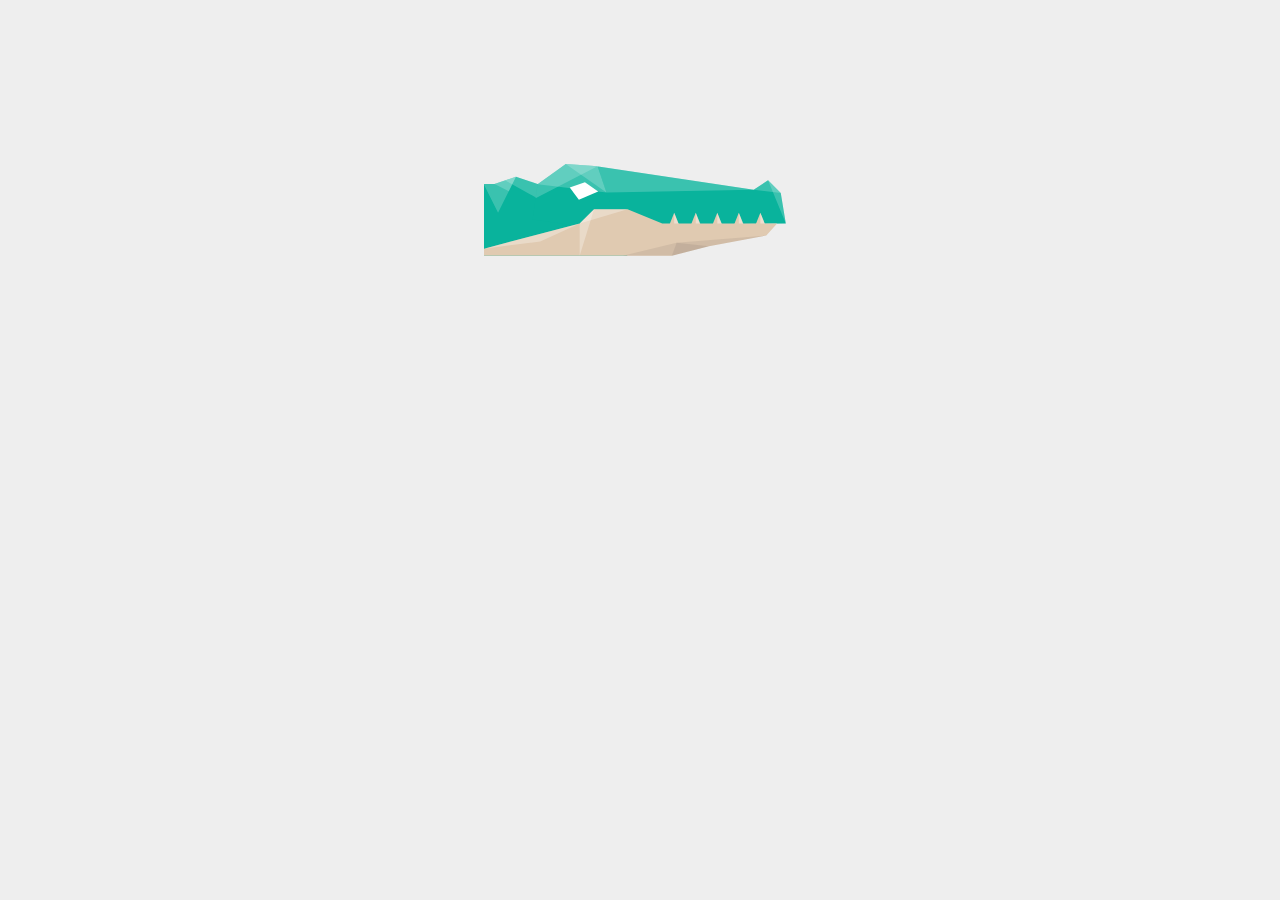
<file: 02-shape-hover-effect/js/Snap.svg-0.2.0/demos/snap-mascot/crocodile-1.html>
<!DOCTYPE html>
<html lang="en">
    <head>
        <meta charset="utf-8">
        <meta name="copyright" content="Copyright © 2013 Adobe Systems Incorporated. All rights reserved.
 
 Licensed under the Apache License, Version 2.0 (the “License”);
 you may not use this file except in compliance with the License.
 You may obtain a copy of the License at
 
 http://www.apache.org/licenses/LICENSE-2.0
 
 Unless required by applicable law or agreed to in writing, software
 distributed under the License is distributed on an “AS IS” BASIS,
 WITHOUT WARRANTIES OR CONDITIONS OF ANY KIND, either express or implied.
 See the License for the specific language governing permissions and
 limitations under the License.">
        <title>Snap</title>
        <link rel="stylesheet" href="style.css">
        <script src="../../dist/snap.svg-min.js"></script>
        <script>
        window.onload = function () {

            var croc = Snap.select("#crocodile"),
                head = croc.select("#upper-head"),
                jaw = croc.select("#upper-jaw"),
                symbol = croc.select("#symbol"),
                timer;
                
            var pivots = [
                [44, 147],
                [92, 126]
            ];

            function close() {
                clearTimeout(timer);

                head.animate({ 
                    transform: "r" + [8, pivots[0]]
                }, 500, mina.backin);
                
                jaw.animate({
                    transform: "r" + [37, pivots[1]]
                }, 500, mina.backin);

                timer = setTimeout(function () {
                    symbol.animate({
                        transform: "t-70,40r40"
                    }, 100);
                }, 400);
            }

            function open() {
                clearTimeout(timer);

                head.animate({ 
                    transform: "r" + [0, pivots[0]]
                }, 700, mina.elastic);
                
                jaw.animate({
                    transform: "r" + [0, pivots[1]]
                }, 700, mina.elastic);

                symbol.animate({
                    transform: "t0,0r0"
                }, 500, mina.elastic);
            }

            timer = setTimeout(close, 50);

            croc.hover(open, 
                function () {
                    timer = setTimeout(close, 200);
                }
            );
        };
        </script>
    </head>
    <body>

        <svg version="1.1" id="crocodile" xmlns="http://www.w3.org/2000/svg" xmlns:xlink="http://www.w3.org/1999/xlink" x="0px" y="0px" width="312px" height="300px" viewBox="0 0 260 250" enable-background="new 0 0 260 250" xml:space="preserve">
            <g>
                <path id="symbol" opacity="0.2" fill="#848383" enable-background="new    " d="M185.631,140.915l5.02,10.86l8.145-3.765
                    l-5.02-10.86L185.631,140.915z M246.828,109.341l-47.613,25.306l5.02,10.86l50.123-19.876L246.828,109.341z"/>
                <g id="head">
                    <polygon fill="#09B39C" points="44.613,146.703 26.665,140.721 8.718,146.703 -0.252,146.703 -0.252,206.523 44.613,206.523 
                        119.387,206.523 119.387,167.64      "/>
                    <polygon opacity="0.2" fill="#FFFFFF" enable-background="new    " points="-0.252,146.703 11.712,170.631 26.667,140.721 
                        8.721,146.703       "/>
                    <polyline opacity="0.2" fill="#FFFFFF" enable-background="new    " points="8.718,146.703 20.685,152.685 26.665,140.721      "/>
                    <polygon opacity="0.2" fill="#FFFFFF" enable-background="new    " points="44.613,146.703 53.613,163.667 17.694,143.712 
                        26.667,140.721      "/>
                </g>
                <g id="upper-head">
                    <g id="upper-jaw">
                        <g>
                            <path id="upper-teeth" fill="#E0CAB1" d="M151.174,129.382l14.913,6.086l-6.602-14.691L151.174,129.382z M138.707,142.292
                                l14.914,6.086l-6.603-14.692L138.707,142.292z M126.241,155.201l14.913,6.086l-6.602-14.692L126.241,155.201z M163.64,116.474
                                l14.913,6.085l-6.603-14.692L163.64,116.474z M176.106,103.564l14.913,6.086l-6.602-14.692L176.106,103.564z M188.572,90.655
                                l14.914,6.085l-6.602-14.691L188.572,90.655z M201.039,77.746l14.913,6.085L209.35,69.14L201.039,77.746z M221.816,56.23
                                l-8.311,8.607l14.913,6.085L221.816,56.23z"/>
                            <path opacity="0.4" fill="#FFFFFF" enable-background="new    " d="M155.329,125.08l10.758,10.388l-6.602-14.691L155.329,125.08
                                z M142.863,137.989l10.758,10.389l-6.603-14.692L142.863,137.989z M130.396,150.898l10.758,10.389l-6.602-14.692
                                L130.396,150.898z M167.796,112.171l10.757,10.388l-6.603-14.692L167.796,112.171z M180.261,99.261l10.758,10.389l-6.602-14.692
                                L180.261,99.261z M192.728,86.352l10.758,10.388l-6.602-14.691L192.728,86.352z M205.195,73.443l10.757,10.388L209.35,69.14
                                L205.195,73.443z M221.816,56.23l-4.156,4.303l10.758,10.389L221.816,56.23z"/>
                        </g>
                        <polygon fill="#09B39C" points="215.135,33 200.18,33 197.189,46.955 92,125 88.355,171.706 106.387,180.64 236.072,47.955             
                            "/>
                        <polygon opacity="0.2" fill="#FFFFFF" enable-background="new    " points="92,125 97.423,150.703 197.189,46.955          "/>
                        <line opacity="0.2" fill="#FFFFFF" enable-background="new    " x1="197.189" y1="46.955" x2="92" y2="125"/>
                        <polygon opacity="0.2" fill="#FFFFFF" enable-background="new    " points="200.18,33 236.072,47.955 215.135,33           "/>
                        <polygon opacity="0.2" fill="#FFFFFF" enable-background="new    " points="197.189,46.955 215.135,33 200.18,33           "/>
                    </g>
                    <polygon fill="#09B39C" points="92,125 65.55,126.757 44.613,146.703 44.613,176.523 119.387,176.523 119.387,167.64 
                        107.897,156.377         "/>
                    <polygon opacity="0.2" fill="#FFFFFF" enable-background="new    " points="92,125 102.423,145.703 65.55,126.757      "/>
                    <polygon opacity="0.2" fill="#FFFFFF" enable-background="new    " points="44.613,146.703 102.423,145.703 92,125 65.55,126.757 
                                "/>
                    <polygon id="eye_1_" fill="#FFFFFF" points="71.532,145.703 83.495,139.721 95.459,145.703 80.505,154.676         "/>
                    <polygon opacity="0.2" fill="#FFFFFF" enable-background="new    " points="44.613,146.703 44.613,158.667 92,125 65.55,126.757 
                                "/>
                </g>
                <g id="bottom-jaw">
                    <g>
                        <polygon fill="#E0CAB1" points="152.531,185.586 158.513,170.631 164.495,185.586             "/>
                        <polygon opacity="0.4" fill="#FFFFFF" enable-background="new    " points="164.495,185.586 158.513,170.631 158.513,185.586           
                            "/>
                    </g>
                    <g>
                        <polygon fill="#E0CAB1" points="170.477,185.586 176.459,170.631 182.441,185.586             "/>
                        <polygon opacity="0.4" fill="#FFFFFF" enable-background="new    " points="182.441,185.586 176.459,170.631 176.459,185.586           
                            "/>
                    </g>
                    <g>
                        <polygon fill="#E0CAB1" points="188.423,185.586 194.405,170.631 200.387,185.586             "/>
                        <polygon opacity="0.4" fill="#FFFFFF" enable-background="new    " points="200.387,185.586 194.405,170.631 194.405,185.586           
                            "/>
                    </g>
                    <g>
                        <polygon fill="#E0CAB1" points="206.369,185.586 212.351,170.631 218.333,185.586             "/>
                        <polygon opacity="0.4" fill="#FFFFFF" enable-background="new    " points="218.333,185.586 212.351,170.631 212.351,185.586           
                            "/>
                    </g>
                    <g>
                        <polygon fill="#E0CAB1" points="224.315,185.586 230.297,170.631 236.279,185.586             "/>
                        <polygon opacity="0.4" fill="#FFFFFF" enable-background="new    " points="236.279,185.586 230.297,170.631 230.297,185.586           
                            "/>
                    </g>
                    <polygon fill="#E0CAB1" points="148.54,179.604 119.596,167.64 109.657,167.64 103.675,167.64 91.711,167.64 79.747,179.604 
                        0,200.541 0,206.523 79.747,206.523 156.522,206.523 187.432,198.55 235.288,189.577 244.252,179.604       "/>
                    <polygon opacity="0.3" fill="#FFFFFF" enable-background="new    " points="119.594,167.64 91.711,167.64 79.747,179.604       "/>
                    <polygon opacity="0.3" fill="#FFFFFF" enable-background="new    " points="91.711,167.64 79.747,206.523 79.747,179.604       "/>
                    <polygon opacity="0.1" fill="#534741" enable-background="new    " points="235.288,189.577 160.513,195.559 115.639,206.523 
                        156.522,206.523 187.432,198.55      "/>
                    <polygon opacity="0.1" fill="#534741" enable-background="new    " points="187.432,198.55 160.513,195.559 156.522,206.523 
                        156.522,206.523         "/>
                    <polygon opacity="0.3" fill="#FFFFFF" enable-background="new    " points="0,200.541 46.847,194.559 79.747,179.604       "/>
                </g>
            </g>
        </svg>

    </body>
</html>
</file>
<file: 02-shape-hover-effect/js/Snap.svg-0.2.0/demos/snap-mascot/style.css>
html {
    overflow: hidden;
}

body {
    background: #eee;
    text-align: center;
}

svg {
    display: inline-block;
}

iframe {
    display: inline-block;
    border: none;
    height: 300px;
    width: 400px;
    margin: 10px;
}
</file>
<file: 04-weather/css/style.css>
/*--- vartiables --*/
/***** general *******/
body {
  background-color: #e7e7e7; }

/***** type *******/
h1, h2, h3, h4, h5, h6, p, ul, li {
  font-family: "Lato", sans-serif; }

h1 {
  font-size: 1.75em;
  font-weight: 400;
  margin-bottom: 0.15em; }

h3 {
  font-weight: 900;
  font-size: 2em;
  margin-bottom: 1em;
  margin-top: 0.5em; }

header {
  display: block;
  background-color: #e7e7e7;
  text-align: center;
  padding: 0;
  margin: 2%; }
  header h1 {
    font-weight: 300; }

/*--- weather sections --*/
section {
  display: inline-block;
  width: 25%;
  color: white;
  margin-right: -5px;
  position: relative;
  perspective: 1000px;
  perspective-origin: 50% 25%;
  text-align: center; }
  section i.wi {
    font-size: 8em;
    margin: 23% 10% 16%; }
  section h3 {
    letter-spacing: 1px; }
  section p {
    margin: 0 0 1em;
    font-weight: 300; }
  section ul {
    margin: 0;
    padding: 0; }
  section li {
    list-style: none;
    list-style-position: inside; }

/*--- forecast days --*/
.forecast li {
  display: inline-block;
  background-color: rgba(250, 250, 250, 0.4);
  margin: 1% 0.25% 5% 1.5%;
  font-size: 0.75em;
  width: 29%; }
  .forecast li span {
    padding: 5% 5%; }
    .forecast li span:first-child {
      float: left; }
    .forecast li span:nth-child(2) {
      float: right;
      margin-bottom: 12%; }
  .forecast li .wi {
    font-size: 2.5em;
    padding: 15%; }

/*--- weather icon --*/
/*--- cities --*/
#melb {
  background-color: #9799cc; }

#syd {
  background-color: #ff8585; }

#canb {
  background-color: #ffc154; }

#ban {
  background-color: #f3d957; }
  #ban .forecast li {
    background-color: rgba(253, 240, 175, 0.5); }

#perth {
  background-color: #6ae69c; }

#ade {
  background-color: #40c2de; }

#hob {
  background-color: #418cbc; }

#dar {
  background-color: #dd7357; }

/*--- screen --*/
@media only screen and (max-width: 1000px) and (min-width: 768px) {
  section i.wi {
    font-size: 7em; }

  .forecast li {
    font-size: 0.6em; }
    .forecast li span {
      padding: 3%; } }
@media only screen and (max-width: 768px) {
  section i.wi {
    font-size: 5em; }
  section h1 {
    font-size: 1.5em; }
  section h3 {
    font-size: 1.6em;
    letter-spacing: 2px; }
  section p {
    font-size: 1em; }

  .forecast {
    margin-bottom: 8%; }
    .forecast li {
      width: 87%;
      margin: 2% 7%; }
      .forecast li .wi {
        padding: 3% 8% 6%;
        margin: 8% 2% 3%;
        float: right;
        font-size: 3.5em; }
      .forecast li span {
        position: absolute;
        display: block;
        font-size: 1.4em; }
        .forecast li span:nth-child(2) {
          float: left;
          margin-top: 11%; } }
@media only screen and (min-width: 1500px) {
  section h1 {
    font-size: 2.5em; }
  section h3 {
    font-size: 2.5em;
    margin-bottom: 10%; }
  section p {
    font-size: 1.25em; }

  .forecast li span {
    font-size: 1.5em; }
    .forecast li span:nth-child(2) {
      margin-bottom: 16%; }
  .forecast li .wi {
    font-size: 4em;
    padding: 17%; } }
@media only screen and (max-width: 640px) {
  section {
    width: 33.3%; } }
@media only screen and (max-width: 480px) {
  header h1 {
    font-size: 1.5em; }

  section {
    width: 50%; }
    section i.wi {
      margin-bottom: 8%;
      margin-top: 18%;
      font-size: 4em; }
    section h3 {
      margin-bottom: 0.3em;
      margin-top: 0;
      font-size: 1.5em; }
    section p {
      font-size: 0.9em; }

  .forecast li {
    font-size: 0.65em; }
    .forecast li .wi {
      font-size: 3em;
      margin-top: 5%;
      margin-bottom: 2%; } }
@media only screen and (max-width: 360px) {
  header {
    display: none; }

  section {
    width: 100%; }
    section i.wi {
      font-size: 8em;
      margin-top: 13%;
      margin-bottom: 7%; }
    section h1 {
      font-size: 2.5em; }
    section h3 {
      font-size: 2.75em;
      margin-bottom: 4%; }
    section p {
      font-size: 1.25em;
      margin-bottom: 6%; }

  .forecast {
    margin-bottom: 3%; }
    .forecast li {
      width: 27%;
      font-size: 0.65em;
      margin: 4% 0.25% 0% 1.5%;
      padding: 1%; }
      .forecast li span {
        font-size: 1.5em;
        padding: 3%;
        position: relative;
        display: inline-block; }
        .forecast li span:nth-child(2) {
          margin-top: 0;
          margin-bottom: 0%;
          float: right; }
      .forecast li .wi {
        font-size: 4em;
        margin: 4% 9%;
        padding: 7% 13%;
        clear: both; } }
</file>
<file: 05-weather grid display/css/style.css>
/*--- vartiables --*/
/***** general *******/
body {
  background-color: #e7e7e7; }

.wrapper {
  width: 100%;
  position: relative;
  perspective: 800px;
  perspective-origin: 50% 25%; }
  .wrapper .device {
    position: relative;
    width: 19%;
    margin: 20% auto;
    transition: all 0.3s ease;
    transform-style: preserve-3d;
    -webkit-transform-style: preserve-3d; }
  .wrapper .grid {
    position: absolute;
    width: 100%;
    left: 41%;
    margin-left: -400px;
    height: 100%;
    z-index: 1000;
    top: 0;
    opacity: 0;
    transform-style: preserve-3d;
    -webkit-transform-style: preserve-3d;
    transition: all 0.3s ease;
    transform: translateZ(-300px);
    pointer-events: none; }
    .wrapper .grid section {
      position: relative;
      float: left;
      margin: 10px 5px;
      width: 23%;
      cursor: pointer;
      padding: 0.5%; }
      .wrapper .grid section .overlay {
        position: absolute;
        height: 80%;
        width: 77%;
        left: 0;
        top: 0;
        text-transform: uppercase;
        padding: 3em 1em 0;
        z-index: 100;
        color: #ddd;
        background: rgba(0, 0, 0, 0.7);
        font-weight: 400;
        font-size: 2em;
        opacity: 0;
        -webkit-transform: translateY(-5px);
        transition: all 0.2s ease;
        cursor: pointer; }
        .wrapper .grid section .overlay:hover {
          opacity: 1;
          transform: translateY(0);
          -webkit-transform: translateY(0); }

.gridview .device {
  transform: translateZ(-350px);
  -webkit-transform: translateZ(-350px);
  opacity: 0.6; }
.gridview .grid {
  transform: translateZ(0px);
  -webkit-transform: translateZ(-350px);
  opacity: 1;
  pointer-events: auto; }

/***** type *******/
h1, h2, h3, h4, h5, h6, p, ul, li, .overlay {
  font-family: "Lato", sans-serif; }

h1 {
  font-size: 1.75em;
  font-weight: 400;
  margin-bottom: 0.15em; }

h3 {
  font-weight: 900;
  font-size: 2em;
  margin-bottom: 1em;
  margin-top: 0.5em; }

/*--- weather sections --*/
section {
  display: inline-block;
  width: 290px;
  color: white;
  text-align: center;
  cursor: pointer; }
  section i.wi {
    font-size: 8em;
    margin: 23% 10% 16%; }
  section h3 {
    letter-spacing: 1px; }
  section p {
    margin: 0 0 1em;
    font-weight: 300; }
  section ul {
    margin: 0;
    padding: 0; }
  section li {
    list-style: none;
    list-style-position: inside; }

/*--- forecast days --*/
.forecast li {
  display: inline-block;
  background-color: rgba(250, 250, 250, 0.4);
  margin: 1% 0.25% 5% 1.5%;
  font-size: 0.75em;
  width: 29%; }
  .forecast li span {
    padding: 5% 5%; }
    .forecast li span:first-child {
      float: left; }
    .forecast li span:nth-child(2) {
      float: right;
      margin-bottom: 12%; }
  .forecast li .wi {
    font-size: 2.5em;
    padding: 15%; }

/*--- weather icon --*/
/*--- cities --*/
#melb, #melb2 {
  background-color: #9799cc; }

#syd {
  background-color: #ff8585; }

#canb {
  background-color: #ffc154; }

#ban {
  background-color: #f3d957; }
  #ban .forecast li {
    background-color: rgba(253, 240, 175, 0.5); }

#perth {
  background-color: #6ae69c; }

#ade {
  background-color: #40c2de; }

#hob {
  background-color: #418cbc; }

#dar {
  background-color: #dd7357; }
</file>
<file: 06-animate letters/css/style.css>
.letter-left span, .letter-right span, .letter-bottom span, .letter-top span {
  text-shadow: 1px 2px 0px #e74d3c, 0 0 0 rgba(0, 0, 0, 0.3), 1px 0px 1px #e74d3c; }

body {
  font-family: 'Ubuntu', sans-serif;
  margin: 0;
  padding: 0; }

.grid {
  margin: 0;
  padding: 0;
  position: relative;
  width: 100%;
  list-style: none;
  text-transform: uppercase; }
  .grid li {
    text-align: center;
    float: left;
    max-height: 290px;
    width: 16.66667%; }
    @media (max-width: 880px) {
      .grid li {
        width: 20%; } }
    @media (max-width: 768px) {
      .grid li {
        width: 25%; } }
    @media (max-width: 600px) {
      .grid li {
        width: 33.33333%; } }
    @media (max-width: 480px) {
      .grid li {
        width: 50%; } }
    .grid li span {
      display: inline-block;
      font-weight: bold;
      font-size: 12em;
      line-height: 1;
      position: relative;
      color: rgba(231, 77, 60, 0.6);
      -webkit-transform-style: preserve-3d;
      -moz-transform-style: preserve-3d;
      transform-style: preserve-3d;
      -webkit-perspective: 500px;
      -moz-perspective: 500px;
      perspective: 500px;
      z-index: 1; }
      .grid li span:before, .grid li span:after {
        position: absolute;
        content: attr(data-letter);
        line-height: inherit;
        top: 0;
        left: 0;
        right: 0;
        bottom: 0;
        z-index: 2;
        -webkit-transition: all 0.3s;
        -moz-transition: all 0.3s;
        transition: all 0.3s; }
      .grid li span:before {
        text-shadow: none;
        color: rgba(0, 0, 0, 0.12); }

/*---- left letter animation ---*/
.letter-left span:before {
  -webkit-transform: scale(1.08, 0.9) skew(0deg, 1deg);
  -moz-transform: scale(1.08, 0.9) skew(0deg, 1deg);
  transform: scale(1.08, 0.9) skew(0deg, 1deg); }
.letter-left span:after {
  text-shadow: 1px 0px 0px rgba(255, 255, 255, 0.1), 2px 0px 0px rgba(0, 0, 0, 0.4);
  -webkit-transform: rotateY(-15deg);
  -moz-transform: rotateY(-15deg);
  transform: rotateY(-15deg);
  color: #ffffff; }
.letter-left span:before, .letter-left span:after {
  -webkit-transform-origin: 0 50%;
  -moz-transform-origin: 0 50%;
  transform-origin: 0 50%; }
.letter-left:hover span:before {
  -webkit-transform: scale(1.2, 1) skew(3deg, 19deg);
  -moz-transform: scale(1.2, 1) skew(3deg, 19deg);
  transform: scale(1.2, 1) skew(3deg, 19deg); }
.letter-left:hover span:after {
  -webkit-transform: rotateY(-40deg);
  -moz-transform: rotateY(-40deg);
  transform: rotateY(-40deg);
  color: #ffffff; }

/*---- right letter animation ---*/
.letter-right span:before {
  -webkit-transform: scale(1.08, 0.9) skew(0deg, 1deg);
  -moz-transform: scale(1.08, 0.9) skew(0deg, 1deg);
  transform: scale(1.08, 0.9) skew(0deg, 1deg); }
.letter-right span:after {
  text-shadow: 1px 0px 0px rgba(255, 255, 255, 0.1), -2px 0px 0px rgba(0, 0, 0, 0.4);
  -webkit-transform: rotateY(15deg);
  -moz-transform: rotateY(15deg);
  transform: rotateY(15deg);
  color: #ffffff; }
.letter-right span:before, .letter-right span:after {
  -webkit-transform-origin: 100% 50%;
  -moz-transform-origin: 100% 50%;
  transform-origin: 100% 50%; }
.letter-right:hover span:before {
  -webkit-transform: scale(1.2, 1) skew(3deg, -19deg);
  -moz-transform: scale(1.2, 1) skew(3deg, -19deg);
  transform: scale(1.2, 1) skew(3deg, -19deg); }
.letter-right:hover span:after {
  -webkit-transform: rotateY(40deg);
  -moz-transform: rotateY(40deg);
  transform: rotateY(40deg);
  color: #ffffff; }

/*---- bottom letter animation ---*/
.letter-bottom span:before {
  -webkit-transform: scale(1, 1.05) skew(4deg, 0deg);
  -moz-transform: scale(1, 1.05) skew(4deg, 0deg);
  transform: scale(1, 1.05) skew(4deg, 0deg); }
.letter-bottom span:after {
  text-shadow: 0px -1px 0px rgba(255, 255, 255, 0.1), 0px 3px 1px rgba(0, 0, 0, 0.4);
  -webkit-transform: rotateX(15deg);
  -moz-transform: rotateX(15deg);
  transform: rotateX(15deg);
  color: #ffffff; }
.letter-bottom span:before, .letter-bottom span:after {
  -webkit-transform-origin: 50% 0;
  -moz-transform-origin: 50% 0;
  transform-origin: 50% 0; }
.letter-bottom:hover span:before {
  -webkit-transform: translateY(-0.035em) scale(1, 1.2) skew(10deg, 0deg);
  -moz-transform: translateY(-0.035em) scale(1, 1.2) skew(10deg, 0deg);
  transform: translateY(-0.035em) scale(1, 1.2) skew(10deg, 0deg); }
.letter-bottom:hover span:after {
  -webkit-transform: translateY(0.037em) rotateX(41deg);
  -moz-transform: translateY(0.037em) rotateX(41deg);
  transform: translateY(0.037em) rotateX(41deg);
  color: #ffffff; }

/*---- top letter animation ---*/
.letter-top span:before {
  -webkit-transform: scale(1, 1) skew(-4deg, 0deg);
  -moz-transform: scale(1, 1) skew(-4deg, 0deg);
  transform: scale(1, 1) skew(-4deg, 0deg); }
.letter-top span:after {
  text-shadow: 0px 1px 0px rgba(255, 255, 255, 0.1), 0px -1px 1px rgba(0, 0, 0, 0.4);
  -webkit-transform: rotateX(-15deg);
  -moz-transform: rotateX(-15deg);
  transform: rotateX(-15deg);
  color: #ffffff; }
.letter-top span:before, .letter-top span:after {
  -webkit-transform-origin: 50% 100%;
  -moz-transform-origin: 50% 100%;
  transform-origin: 50% 100%; }
.letter-top:hover span:before {
  -webkit-transform: translateY(-0.035em) scale(1, 0.7) skew(-10deg, 0deg);
  -moz-transform: translateY(-0.035em) scale(1, 0.7) skew(-10deg, 0deg);
  transform: translateY(-0.035em) scale(1, 0.7) skew(-10deg, 0deg); }
.letter-top:hover span:after {
  -webkit-transform: translateY(-0.035em) rotateX(-41deg);
  -moz-transform: translateY(-0.035em) rotateX(-41deg);
  transform: translateY(-0.035em) rotateX(-41deg);
  color: #ffffff; }
</file>
<file: 04-weather/css/weather-icons.css>
/*!
 *  Weather Icons 1.2
 *  Weather themed icons for Bootstrap
 *  ------------------------------------------------------------------------------
* Maintained at http://erikflowers.github.io/weather-icons
 *  http://twitter.com/Erik_UX
 *
 *  License
 *  ------------------------------------------------------------------------------
 *  - Fpmt licensed under SIL OFL 1.1 -
 *    http://scripts.sil.org/OFL
 *  - CSS and LESS are licensed under MIT License -
 *    http://opensource.org/licenses/mit-license.html
 *  - Documentation licensed under CC BY 3.0 -
 *    http://creativecommons.org/licenses/by/3.0/
 *  - Inspired by and works great as a companion with Font Awesome
 *    "Font Awesome by Dave Gandy - http://fontawesome.io"
 *
 *  Weather Icons Bootstrap Package Author - Erik Flowers - erik@helloerik.com
 *  ------------------------------------------------------------------------------
 *  Email: erik@helloerik.com
 *  Twitter: http://twitter.com/Erik_UX
 */
@font-face {
  font-family: 'weathericons';
  src: url('../fonts/weathericons-regular-webfont.eot');
  src: url('../fonts/weathericons-regular-webfont.eot?#iefix') format('embedded-opentype'), url('../fonts/weathericons-regular-webfont.woff') format('woff'), url('../fonts/weathericons-regular-webfont.ttf') format('truetype'), url('../fonts/weathericons-regular-webfont.svg#weathericons-regular-webfontRg') format('svg');
  font-weight: normal;
  font-style: normal;
}
.wi {
  display: block;
  font-family: 'weathericons';
  font-style: normal;
  font-weight: normal;
  line-height: 1;
  -webkit-font-smoothing: antialiased;
  -moz-osx-font-smoothing: grayscale;
}
.wi-day-cloudy-gusts:before {
  content: "\f000";
}
.wi-day-cloudy-windy:before {
  content: "\f001";
}
.wi-day-cloudy:before {
  content: "\f002";
}
.wi-day-fog:before {
  content: "\f003";
}
.wi-day-hail:before {
  content: "\f004";
}
.wi-day-lightning:before {
  content: "\f005";
}
.wi-day-rain-mix:before {
  content: "\f006";
}
.wi-day-rain-wind:before {
  content: "\f007";
}
.wi-day-rain:before {
  content: "\f008";
}
.wi-day-showers:before {
  content: "\f009";
}
.wi-day-snow:before {
  content: "\f00a";
}
.wi-day-sprinkle:before {
  content: "\f00b";
}
.wi-day-sunny-overcast:before {
  content: "\f00c";
}
.wi-day-sunny:before {
  content: "\f00d";
}
.wi-day-storm-showers:before {
  content: "\f00e";
}
.wi-day-thunderstorm:before {
  content: "\f010";
}
.wi-cloudy-gusts:before {
  content: "\f011";
}
.wi-cloudy-windy:before {
  content: "\f012";
}
.wi-cloudy:before {
  content: "\f013";
}
.wi-fog:before {
  content: "\f014";
}
.wi-hail:before {
  content: "\f015";
}
.wi-lightning:before {
  content: "\f016";
}
.wi-rain-mix:before {
  content: "\f017";
}
.wi-rain-wind:before {
  content: "\f018";
}
.wi-rain:before {
  content: "\f019";
}
.wi-showers:before {
  content: "\f01a";
}
.wi-snow:before {
  content: "\f01b";
}
.wi-sprinkle:before {
  content: "\f01c";
}
.wi-storm-showers:before {
  content: "\f01d";
}
.wi-thunderstorm:before {
  content: "\f01e";
}
.wi-windy:before {
  content: "\f021";
}
.wi-night-alt-cloudy-gusts:before {
  content: "\f022";
}
.wi-night-alt-cloudy-windy:before {
  content: "\f023";
}
.wi-night-alt-hail:before {
  content: "\f024";
}
.wi-night-alt-lightning:before {
  content: "\f025";
}
.wi-night-alt-rain-mix:before {
  content: "\f026";
}
.wi-night-alt-rain-wind:before {
  content: "\f027";
}
.wi-night-alt-rain:before {
  content: "\f028";
}
.wi-night-alt-showers:before {
  content: "\f029";
}
.wi-night-alt-snow:before {
  content: "\f02a";
}
.wi-night-alt-sprinkle:before {
  content: "\f02b";
}
.wi-night-alt-storm-showers:before {
  content: "\f02c";
}
.wi-night-alt-thunderstorm:before {
  content: "\f02d";
}
.wi-night-clear:before {
  content: "\f02e";
}
.wi-night-cloudy-gusts:before {
  content: "\f02f";
}
.wi-night-cloudy-windy:before {
  content: "\f030";
}
.wi-night-cloudy:before {
  content: "\f031";
}
.wi-night-hail:before {
  content: "\f032";
}
.wi-night-lightning:before {
  content: "\f033";
}
.wi-night-rain-mix:before {
  content: "\f034";
}
.wi-night-rain-wind:before {
  content: "\f035";
}
.wi-night-rain:before {
  content: "\f036";
}
.wi-night-showers:before {
  content: "\f037";
}
.wi-night-snow:before {
  content: "\f038";
}
.wi-night-sprinkle:before {
  content: "\f039";
}
.wi-night-storm-showers:before {
  content: "\f03a";
}
.wi-night-thunderstorm:before {
  content: "\f03b";
}
.wi-celsius:before {
  content: "\f03c";
}
.wi-cloud-down:before {
  content: "\f03d";
}
.wi-cloud-refresh:before {
  content: "\f03e";
}
.wi-cloud-up:before {
  content: "\f040";
}
.wi-cloud:before {
  content: "\f041";
}
.wi-degrees:before {
  content: "\f042";
}
.wi-down-left:before {
  content: "\f043";
}
.wi-down:before {
  content: "\f044";
}
.wi-fahrenheit:before {
  content: "\f045";
}
.wi-horizon-alt:before {
  content: "\f046";
}
.wi-horizon:before {
  content: "\f047";
}
.wi-left:before {
  content: "\f048";
}
.wi-lightning:before {
  content: "\f016";
}
.wi-night-fog:before {
  content: "\f04a";
}
.wi-refresh-alt:before {
  content: "\f04b";
}
.wi-refresh:before {
  content: "\f04c";
}
.wi-right:before {
  content: "\f04d";
}
.wi-sprinkles:before {
  content: "\f04e";
}
.wi-strong-wind:before {
  content: "\f050";
}
.wi-sunrise:before {
  content: "\f051";
}
.wi-sunset:before {
  content: "\f052";
}
.wi-thermometer-exterior:before {
  content: "\f053";
}
.wi-thermometer-internal:before {
  content: "\f054";
}
.wi-thermometer:before {
  content: "\f055";
}
.wi-tornado:before {
  content: "\f056";
}
.wi-up-right:before {
  content: "\f057";
}
.wi-up:before {
  content: "\f058";
}
.wi-wind-west:before {
  content: "\f059";
}
.wi-wind-south-west:before {
  content: "\f05a";
}
.wi-wind-south-east:before {
  content: "\f05b";
}
.wi-wind-south:before {
  content: "\f05c";
}
.wi-wind-north-west:before {
  content: "\f05d";
}
.wi-wind-north-east:before {
  content: "\f05e";
}
.wi-wind-north:before {
  content: "\f060";
}
.wi-wind-east:before {
  content: "\f061";
}
.wi-smoke:before {
  content: "\f062";
}
.wi-dust:before {
  content: "\f063";
}
.wi-snow-wind:before {
  content: "\f064";
}
.wi-day-snow-wind:before {
  content: "\f065";
}
.wi-night-snow-wind:before {
  content: "\f066";
}
.wi-night-alt-snow-wind:before {
  content: "\f067";
}
.wi-day-sleet-storm:before {
  content: "\f068";
}
.wi-night-sleet-storm:before {
  content: "\f069";
}
.wi-night-alt-sleet-storm:before {
  content: "\f06a";
}
.wi-day-snow-thunderstorm:before {
  content: "\f06b";
}
.wi-night-snow-thunderstorm:before {
  content: "\f06c";
}
.wi-night-alt-snow-thunderstorm:before {
  content: "\f06d";
}
.wi-solar-eclipse:before {
  content: "\f06e";
}
.wi-lunar-eclipse:before {
  content: "\f070";
}
.wi-meteor:before {
  content: "\f071";
}
.wi-hot:before {
  content: "\f072";
}
.wi-hurricane:before {
  content: "\f073";
}
.wi-smog:before {
  content: "\f074";
}
.wi-alien:before {
  content: "\f075";
}
.wi-snowflake-cold:before {
  content: "\f076";
}
.wi-stars:before {
  content: "\f077";
}
.wi-moon-full:before {
  content: "\f078";
}
.wi-moon-waxing-gibbous:before {
  content: "\f079";
}
.wi-moon-waxing-quarter:before {
  content: "\f07a";
}
.wi-moon-waxing-crescent:before {
  content: "\f07b";
}
.wi-moon-young:before {
  content: "\f07c";
}
.wi-moon-new:before {
  content: "\f07d";
}
.wi-moon-old:before {
  content: "\f07e";
}
.wi-moon-waning-crescent:before {
  content: "\f080";
}
.wi-moon-waning-quarter:before {
  content: "\f081";
}
.wi-moon-waning-gibbous:before {
  content: "\f082";
}
.wi-night-partly-cloudy:before {
  content: "\f083";
}
</file>
<file: 05-weather grid display/css/weather-icons.css>
/*!
 *  Weather Icons 1.2
 *  Weather themed icons for Bootstrap
 *  ------------------------------------------------------------------------------
* Maintained at http://erikflowers.github.io/weather-icons
 *  http://twitter.com/Erik_UX
 *
 *  License
 *  ------------------------------------------------------------------------------
 *  - Fpmt licensed under SIL OFL 1.1 -
 *    http://scripts.sil.org/OFL
 *  - CSS and LESS are licensed under MIT License -
 *    http://opensource.org/licenses/mit-license.html
 *  - Documentation licensed under CC BY 3.0 -
 *    http://creativecommons.org/licenses/by/3.0/
 *  - Inspired by and works great as a companion with Font Awesome
 *    "Font Awesome by Dave Gandy - http://fontawesome.io"
 *
 *  Weather Icons Bootstrap Package Author - Erik Flowers - erik@helloerik.com
 *  ------------------------------------------------------------------------------
 *  Email: erik@helloerik.com
 *  Twitter: http://twitter.com/Erik_UX
 */
@font-face {
  font-family: 'weathericons';
  src: url('../fonts/weathericons-regular-webfont.eot');
  src: url('../fonts/weathericons-regular-webfont.eot?#iefix') format('embedded-opentype'), url('../fonts/weathericons-regular-webfont.woff') format('woff'), url('../fonts/weathericons-regular-webfont.ttf') format('truetype'), url('../fonts/weathericons-regular-webfont.svg#weathericons-regular-webfontRg') format('svg');
  font-weight: normal;
  font-style: normal;
}
.wi {
  display: block;
  font-family: 'weathericons';
  font-style: normal;
  font-weight: normal;
  line-height: 1;
  -webkit-font-smoothing: antialiased;
  -moz-osx-font-smoothing: grayscale;
}
.wi-day-cloudy-gusts:before {
  content: "\f000";
}
.wi-day-cloudy-windy:before {
  content: "\f001";
}
.wi-day-cloudy:before {
  content: "\f002";
}
.wi-day-fog:before {
  content: "\f003";
}
.wi-day-hail:before {
  content: "\f004";
}
.wi-day-lightning:before {
  content: "\f005";
}
.wi-day-rain-mix:before {
  content: "\f006";
}
.wi-day-rain-wind:before {
  content: "\f007";
}
.wi-day-rain:before {
  content: "\f008";
}
.wi-day-showers:before {
  content: "\f009";
}
.wi-day-snow:before {
  content: "\f00a";
}
.wi-day-sprinkle:before {
  content: "\f00b";
}
.wi-day-sunny-overcast:before {
  content: "\f00c";
}
.wi-day-sunny:before {
  content: "\f00d";
}
.wi-day-storm-showers:before {
  content: "\f00e";
}
.wi-day-thunderstorm:before {
  content: "\f010";
}
.wi-cloudy-gusts:before {
  content: "\f011";
}
.wi-cloudy-windy:before {
  content: "\f012";
}
.wi-cloudy:before {
  content: "\f013";
}
.wi-fog:before {
  content: "\f014";
}
.wi-hail:before {
  content: "\f015";
}
.wi-lightning:before {
  content: "\f016";
}
.wi-rain-mix:before {
  content: "\f017";
}
.wi-rain-wind:before {
  content: "\f018";
}
.wi-rain:before {
  content: "\f019";
}
.wi-showers:before {
  content: "\f01a";
}
.wi-snow:before {
  content: "\f01b";
}
.wi-sprinkle:before {
  content: "\f01c";
}
.wi-storm-showers:before {
  content: "\f01d";
}
.wi-thunderstorm:before {
  content: "\f01e";
}
.wi-windy:before {
  content: "\f021";
}
.wi-night-alt-cloudy-gusts:before {
  content: "\f022";
}
.wi-night-alt-cloudy-windy:before {
  content: "\f023";
}
.wi-night-alt-hail:before {
  content: "\f024";
}
.wi-night-alt-lightning:before {
  content: "\f025";
}
.wi-night-alt-rain-mix:before {
  content: "\f026";
}
.wi-night-alt-rain-wind:before {
  content: "\f027";
}
.wi-night-alt-rain:before {
  content: "\f028";
}
.wi-night-alt-showers:before {
  content: "\f029";
}
.wi-night-alt-snow:before {
  content: "\f02a";
}
.wi-night-alt-sprinkle:before {
  content: "\f02b";
}
.wi-night-alt-storm-showers:before {
  content: "\f02c";
}
.wi-night-alt-thunderstorm:before {
  content: "\f02d";
}
.wi-night-clear:before {
  content: "\f02e";
}
.wi-night-cloudy-gusts:before {
  content: "\f02f";
}
.wi-night-cloudy-windy:before {
  content: "\f030";
}
.wi-night-cloudy:before {
  content: "\f031";
}
.wi-night-hail:before {
  content: "\f032";
}
.wi-night-lightning:before {
  content: "\f033";
}
.wi-night-rain-mix:before {
  content: "\f034";
}
.wi-night-rain-wind:before {
  content: "\f035";
}
.wi-night-rain:before {
  content: "\f036";
}
.wi-night-showers:before {
  content: "\f037";
}
.wi-night-snow:before {
  content: "\f038";
}
.wi-night-sprinkle:before {
  content: "\f039";
}
.wi-night-storm-showers:before {
  content: "\f03a";
}
.wi-night-thunderstorm:before {
  content: "\f03b";
}
.wi-celsius:before {
  content: "\f03c";
}
.wi-cloud-down:before {
  content: "\f03d";
}
.wi-cloud-refresh:before {
  content: "\f03e";
}
.wi-cloud-up:before {
  content: "\f040";
}
.wi-cloud:before {
  content: "\f041";
}
.wi-degrees:before {
  content: "\f042";
}
.wi-down-left:before {
  content: "\f043";
}
.wi-down:before {
  content: "\f044";
}
.wi-fahrenheit:before {
  content: "\f045";
}
.wi-horizon-alt:before {
  content: "\f046";
}
.wi-horizon:before {
  content: "\f047";
}
.wi-left:before {
  content: "\f048";
}
.wi-lightning:before {
  content: "\f016";
}
.wi-night-fog:before {
  content: "\f04a";
}
.wi-refresh-alt:before {
  content: "\f04b";
}
.wi-refresh:before {
  content: "\f04c";
}
.wi-right:before {
  content: "\f04d";
}
.wi-sprinkles:before {
  content: "\f04e";
}
.wi-strong-wind:before {
  content: "\f050";
}
.wi-sunrise:before {
  content: "\f051";
}
.wi-sunset:before {
  content: "\f052";
}
.wi-thermometer-exterior:before {
  content: "\f053";
}
.wi-thermometer-internal:before {
  content: "\f054";
}
.wi-thermometer:before {
  content: "\f055";
}
.wi-tornado:before {
  content: "\f056";
}
.wi-up-right:before {
  content: "\f057";
}
.wi-up:before {
  content: "\f058";
}
.wi-wind-west:before {
  content: "\f059";
}
.wi-wind-south-west:before {
  content: "\f05a";
}
.wi-wind-south-east:before {
  content: "\f05b";
}
.wi-wind-south:before {
  content: "\f05c";
}
.wi-wind-north-west:before {
  content: "\f05d";
}
.wi-wind-north-east:before {
  content: "\f05e";
}
.wi-wind-north:before {
  content: "\f060";
}
.wi-wind-east:before {
  content: "\f061";
}
.wi-smoke:before {
  content: "\f062";
}
.wi-dust:before {
  content: "\f063";
}
.wi-snow-wind:before {
  content: "\f064";
}
.wi-day-snow-wind:before {
  content: "\f065";
}
.wi-night-snow-wind:before {
  content: "\f066";
}
.wi-night-alt-snow-wind:before {
  content: "\f067";
}
.wi-day-sleet-storm:before {
  content: "\f068";
}
.wi-night-sleet-storm:before {
  content: "\f069";
}
.wi-night-alt-sleet-storm:before {
  content: "\f06a";
}
.wi-day-snow-thunderstorm:before {
  content: "\f06b";
}
.wi-night-snow-thunderstorm:before {
  content: "\f06c";
}
.wi-night-alt-snow-thunderstorm:before {
  content: "\f06d";
}
.wi-solar-eclipse:before {
  content: "\f06e";
}
.wi-lunar-eclipse:before {
  content: "\f070";
}
.wi-meteor:before {
  content: "\f071";
}
.wi-hot:before {
  content: "\f072";
}
.wi-hurricane:before {
  content: "\f073";
}
.wi-smog:before {
  content: "\f074";
}
.wi-alien:before {
  content: "\f075";
}
.wi-snowflake-cold:before {
  content: "\f076";
}
.wi-stars:before {
  content: "\f077";
}
.wi-moon-full:before {
  content: "\f078";
}
.wi-moon-waxing-gibbous:before {
  content: "\f079";
}
.wi-moon-waxing-quarter:before {
  content: "\f07a";
}
.wi-moon-waxing-crescent:before {
  content: "\f07b";
}
.wi-moon-young:before {
  content: "\f07c";
}
.wi-moon-new:before {
  content: "\f07d";
}
.wi-moon-old:before {
  content: "\f07e";
}
.wi-moon-waning-crescent:before {
  content: "\f080";
}
.wi-moon-waning-quarter:before {
  content: "\f081";
}
.wi-moon-waning-gibbous:before {
  content: "\f082";
}
.wi-night-partly-cloudy:before {
  content: "\f083";
}
</file>
